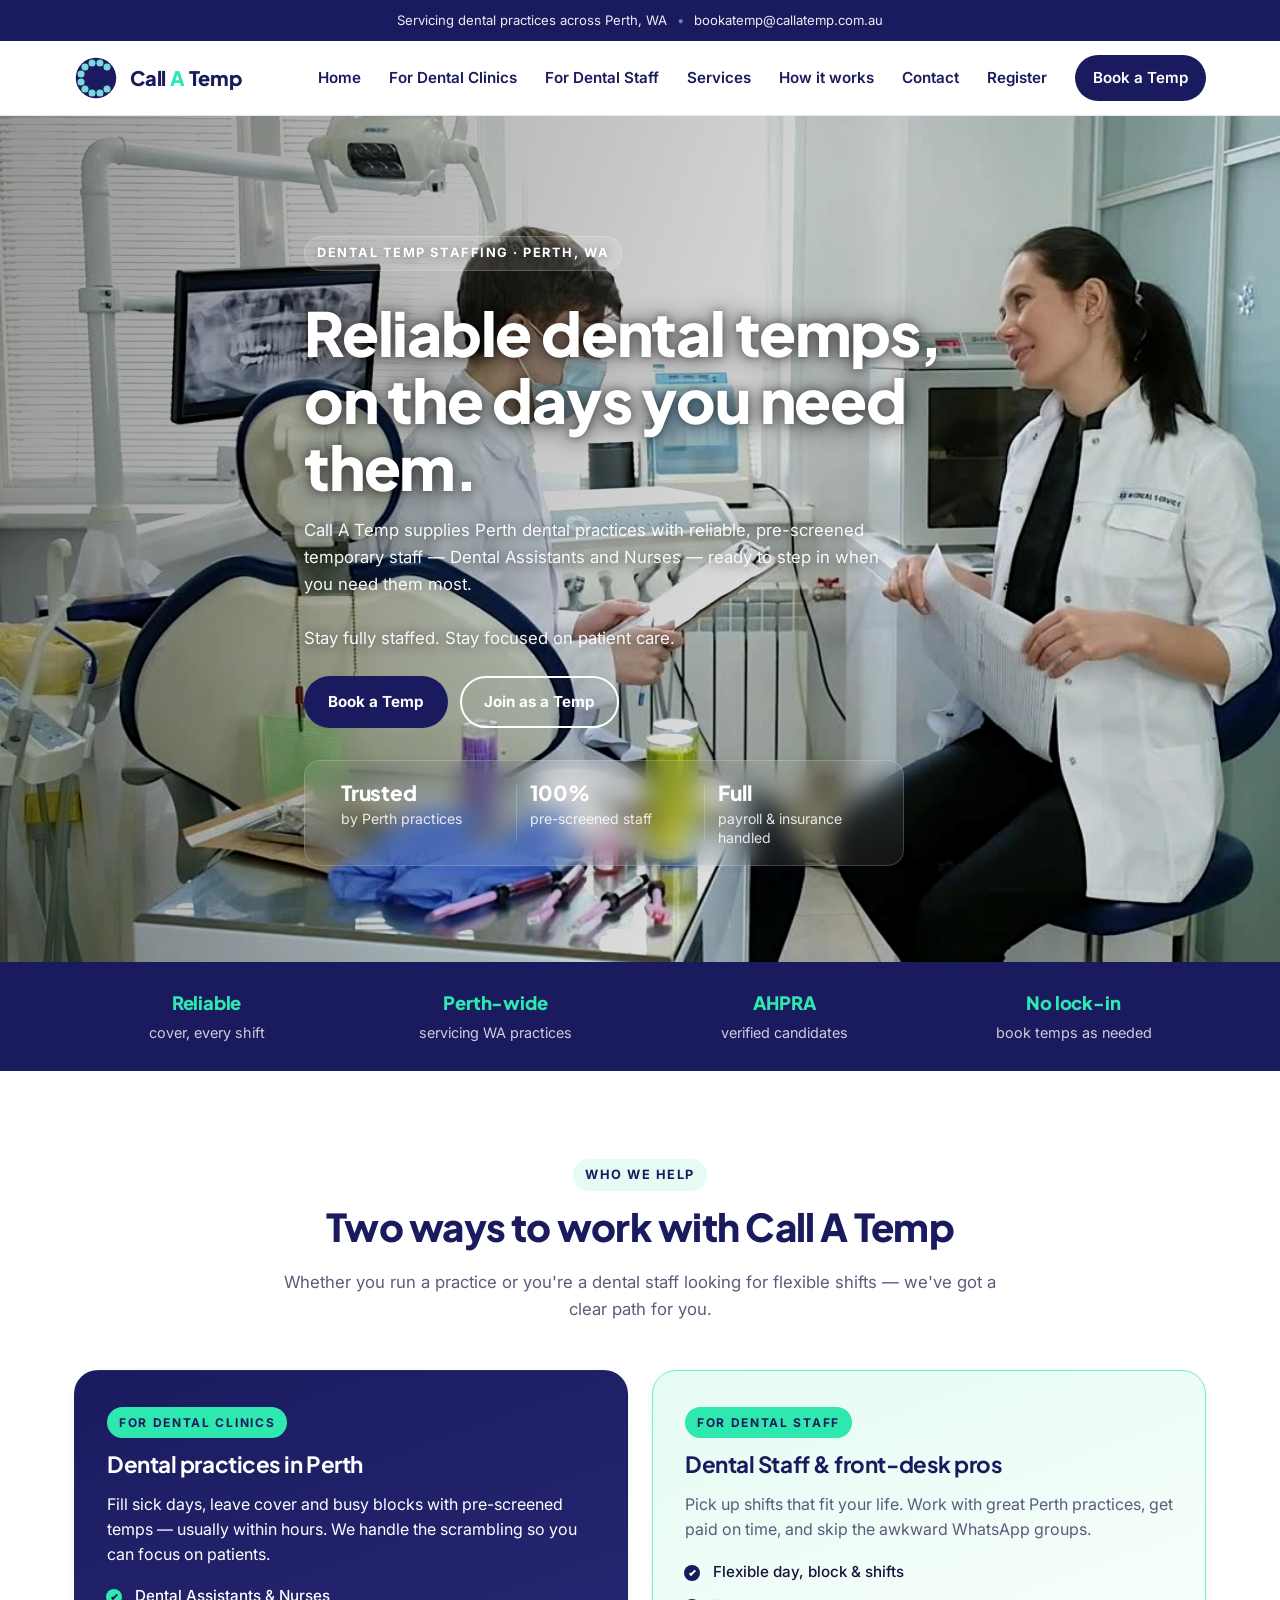
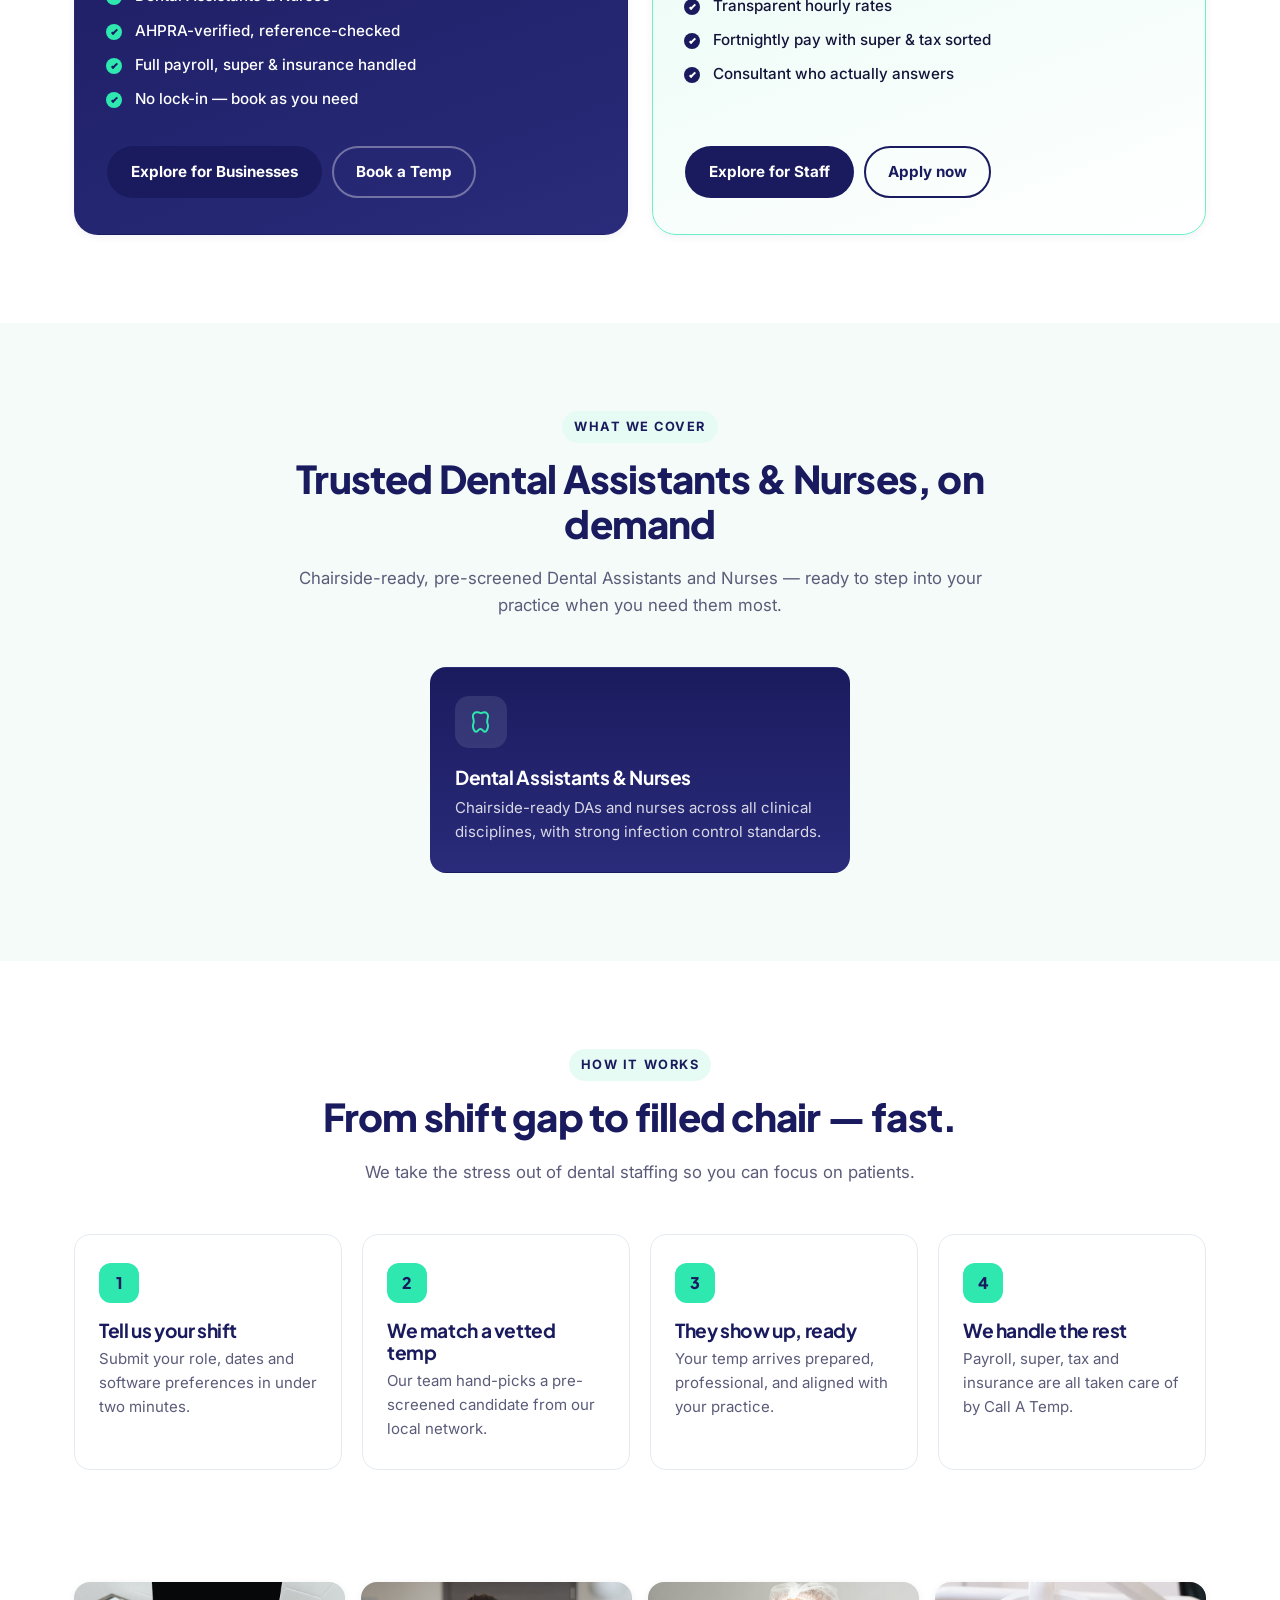
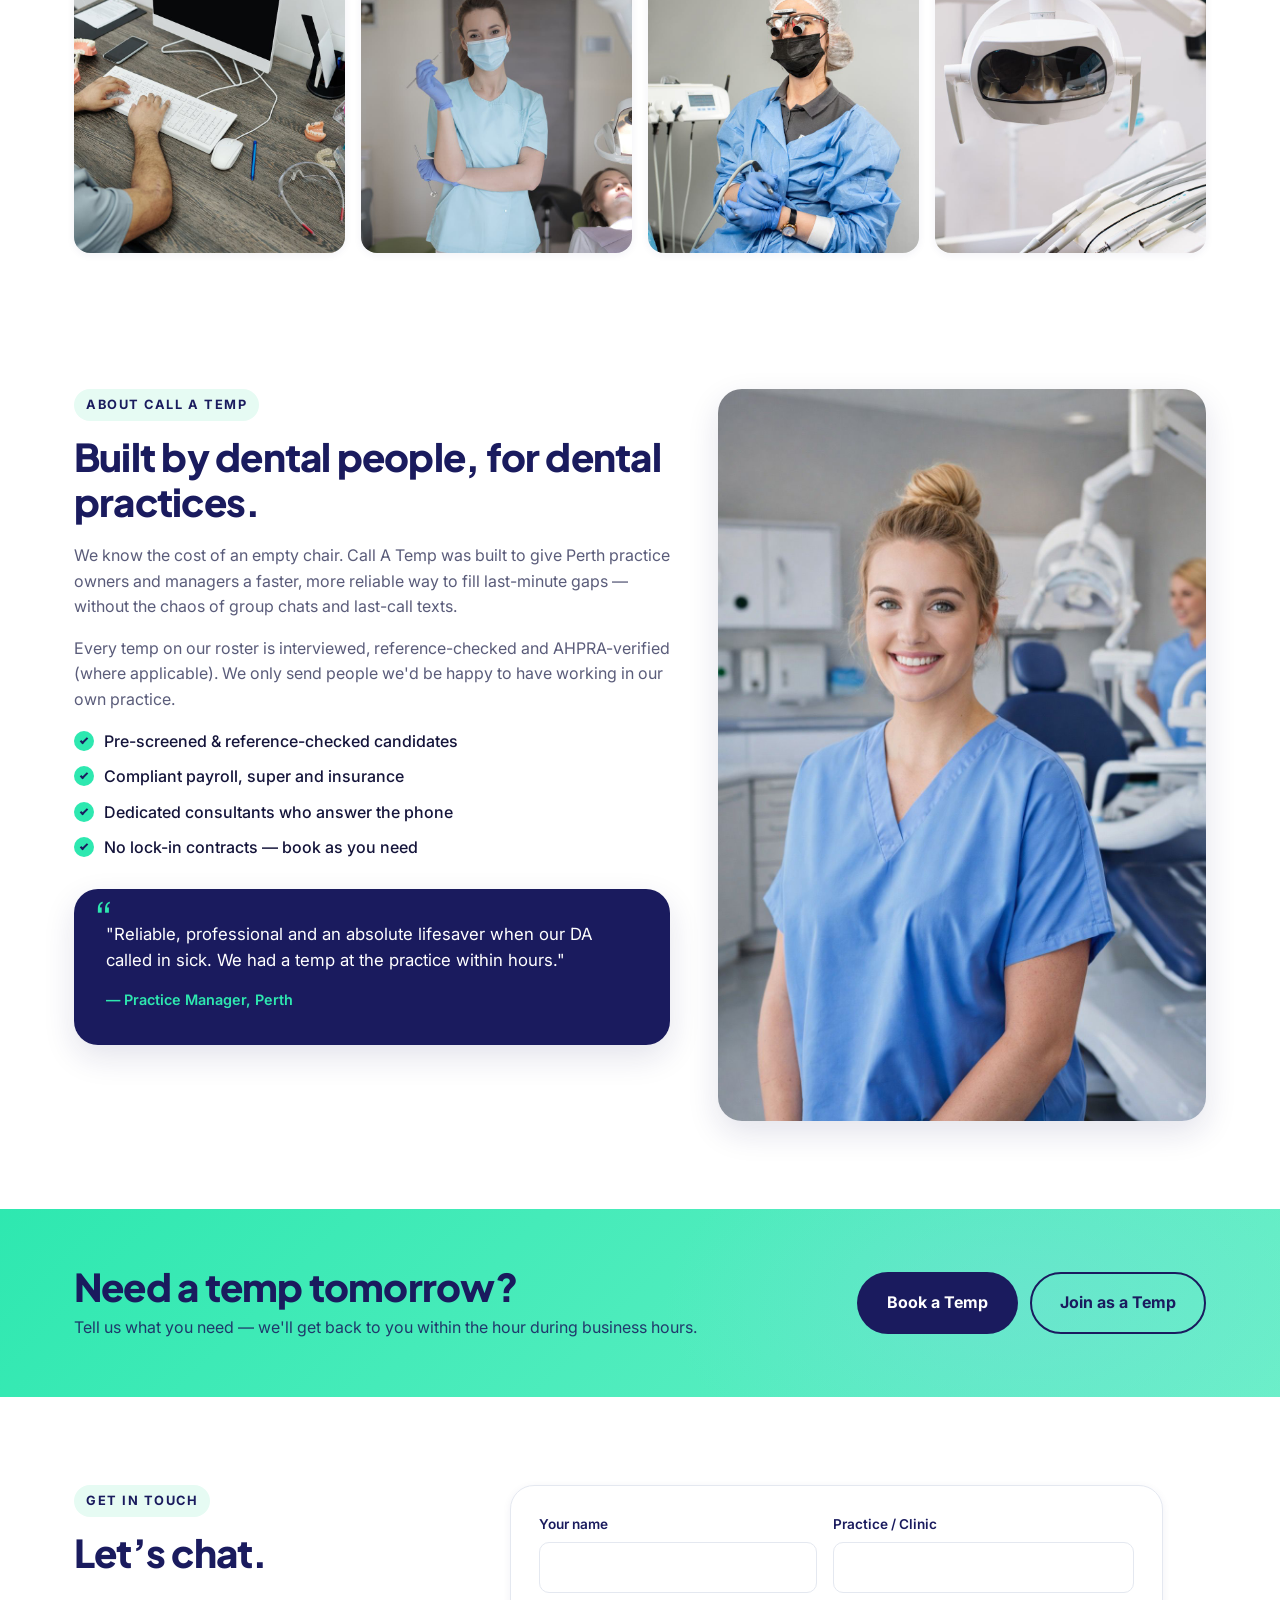
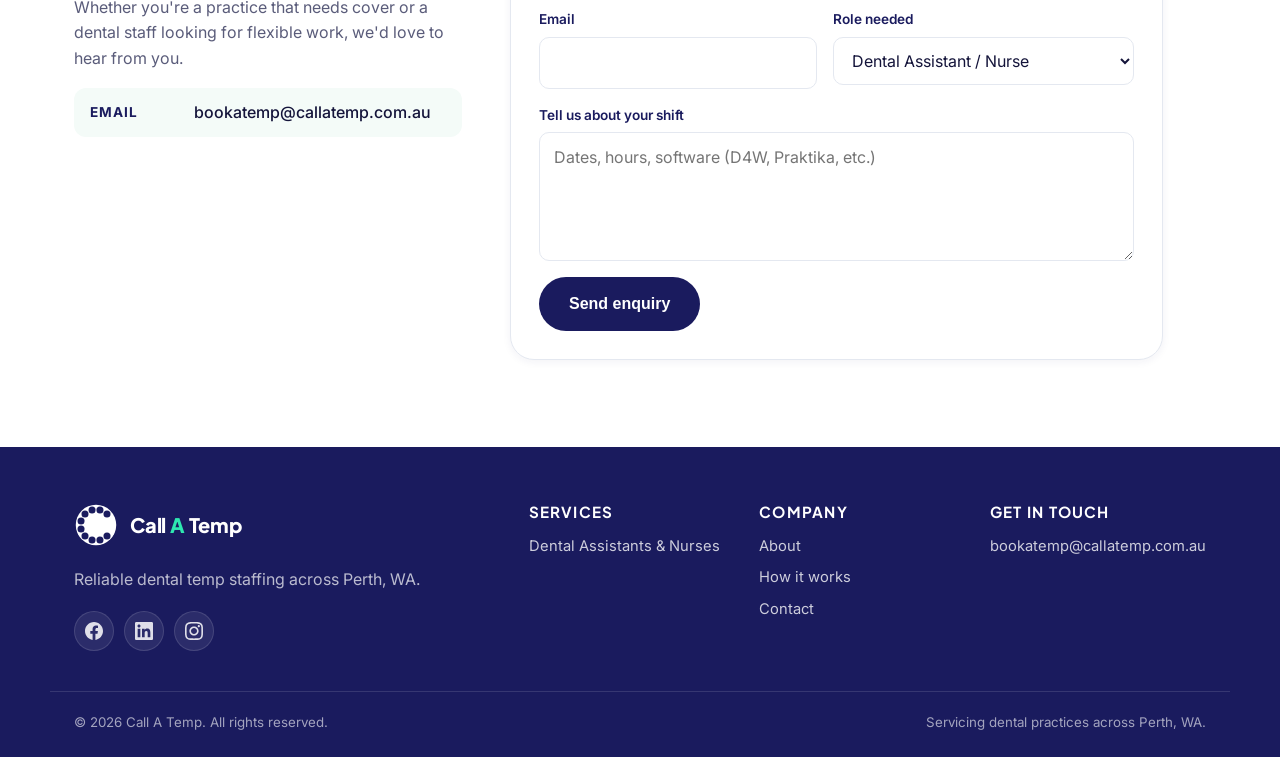
<file: index.html>
<!DOCTYPE html>
<html lang="en-AU">
<head>
  <meta charset="UTF-8" />
  <meta name="viewport" content="width=device-width, initial-scale=1.0" />
  <meta name="description" content="Call A Temp — Perth's trusted dental temp staffing agency. Reliable Dental Assistants and Nurses for WA practices when you need them." />
  <meta name="robots" content="index, follow" />
  <link rel="canonical" href="https://callatemp.com.au/" />
  <title>Call A Temp — Reliable Dental Temp Staff, On Demand</title>

  <meta property="og:type" content="website" />
  <meta property="og:site_name" content="Call A Temp" />
  <meta property="og:title" content="Call A Temp — Reliable Dental Temp Staff, On Demand" />
  <meta property="og:description" content="Perth's trusted dental temp staffing agency. Reliable Dental Assistants and Nurses for WA practices when you need them." />
  <meta property="og:url" content="https://callatemp.com.au/" />
  <meta property="og:image" content="https://callatemp.com.au/assets/hero-poster.jpg" />
  <meta property="og:locale" content="en_AU" />
  <meta name="twitter:card" content="summary_large_image" />
  <meta name="twitter:title" content="Call A Temp — Reliable Dental Temp Staff, On Demand" />
  <meta name="twitter:description" content="Perth's trusted dental temp staffing agency. Reliable Dental Assistants and Nurses for WA practices when you need them." />
  <meta name="twitter:image" content="https://callatemp.com.au/assets/hero-poster.jpg" />

  <link rel="icon" type="image/svg+xml" href="assets/logo-mark.svg" />
  <link rel="preconnect" href="https://fonts.googleapis.com" />
  <link rel="preconnect" href="https://fonts.gstatic.com" crossorigin />
  <link href="https://fonts.googleapis.com/css2?family=Inter:wght@400;500;600;700;800&family=Plus+Jakarta+Sans:wght@700;800&display=swap" rel="stylesheet" />
  <link rel="stylesheet" href="styles.css" />
  <script type="application/ld+json">
  {
    "@context": "https://schema.org",
    "@type": "EmploymentAgency",
    "name": "Call A Temp",
    "url": "https://callatemp.com.au/",
    "logo": "https://callatemp.com.au/assets/logo-full.svg",
    "image": "https://callatemp.com.au/assets/hero-poster.jpg",
    "description": "Call A Temp is Perth's trusted dental temp staffing agency, supplying Dental Assistants and Nurses to WA practices.",
    "email": "bookatemp@callatemp.com.au",
    "areaServed": {
      "@type": "State",
      "name": "Western Australia"
    },
    "sameAs": [
      "https://www.facebook.com/share/1HuYw4H9rU/?mibextid=wwXIfr",
      "https://www.linkedin.com/company/call-a-temp/",
      "https://www.instagram.com/callatemp/"
    ]
  }
  </script>
</head>
<body>

  <!-- Top bar -->
  <div class="topbar">
    <div class="container topbar__inner">
      <span class="topbar__item">Servicing dental practices across Perth, WA</span>
      <span class="topbar__sep" aria-hidden="true">•</span>
      <a class="topbar__item" href="mailto:bookatemp@callatemp.com.au">bookatemp@callatemp.com.au</a>
    </div>
  </div>

  <!-- Header / Nav -->
  <header class="site-header">
    <div class="container site-header__inner">
      <a class="brand" href="#top" aria-label="Call A Temp home">
        <img src="assets/logo-mark.svg" alt="" class="brand__mark" />
        <span class="brand__wordmark">Call <span class="brand__a">A</span> Temp</span>
      </a>

      <button class="nav-toggle" aria-label="Open menu" aria-expanded="false" aria-controls="primary-nav">
        <span></span><span></span><span></span>
      </button>

      <nav id="primary-nav" class="primary-nav">
        <a href="#top" class="is-active">Home</a>
        <a href="businesses.html">For Dental Clinics</a>
        <a href="staff.html">For Dental Staff</a>
        <a href="#services">Services</a>
        <a href="#how">How it works</a>
        <a href="#contact">Contact</a>
        <a href="register.html">Register</a>
        <a href="#book" class="btn btn--primary btn--sm">Book a Temp</a>
      </nav>
    </div>
  </header>

  <main id="top">

    <!-- Hero (video background) -->
    <section class="hero hero--video">
      <video
        class="hero__video"
        autoplay
        muted
        loop
        playsinline
        preload="metadata"
        poster="./assets/hero-poster.jpg"
        data-src-desktop="./assets/hero-bg.mp4"
        data-src-mobile="./assets/hero-bg-mobile.mp4"
        aria-hidden="true"
      ></video>
      <script>
        // Pick the right hero video based on screen size — loads only one
        (function () {
          var v = document.querySelector('.hero__video');
          if (!v) return;
          var isMobile = window.matchMedia('(max-width: 720px)').matches;
          v.src = isMobile ? v.dataset.srcMobile : v.dataset.srcDesktop;
          v.load();
        })();
      </script>
      <div class="hero__overlay" aria-hidden="true"></div>

      <div class="container hero__content">
        <span class="eyebrow eyebrow--on-dark">Dental temp staffing · Perth, WA</span>
        <h1 class="hero__title">Reliable dental temps,<br/>on the days you need them.</h1>
        <p class="lead lead--on-dark">
          Call A Temp supplies Perth dental practices with reliable, pre-screened temporary staff — Dental Assistants and Nurses — ready to step in when you need them most.<br/><br/>
          Stay fully staffed. Stay focused on patient care.
        </p>
        <div class="hero__cta">
          <a href="#book" class="btn btn--primary">Book a Temp</a>
          <a href="#join" class="btn btn--outline">Join as a Temp</a>
        </div>
        <ul class="hero__trust hero__trust--on-dark">
          <li><strong>Trusted</strong> by Perth practices</li>
          <li><strong>100%</strong> pre-screened staff</li>
          <li><strong>Full</strong> payroll &amp; insurance handled</li>
        </ul>
      </div>
    </section>

    <!-- Logo strip / value bar -->
    <section class="valuebar">
      <div class="container valuebar__inner reveal-group">
        <div><span class="valuebar__num">Reliable</span><span>cover, every shift </span></div>
        <div><span class="valuebar__num">Perth-wide</span><span>servicing WA practices</span></div>
        <div><span class="valuebar__num">AHPRA</span><span>verified candidates</span></div>
        <div><span class="valuebar__num">No lock-in</span><span>book temps as needed</span></div>
      </div>
    </section>

    <!-- Audience split: For Businesses / For Dental Staff -->
    <section id="audience" class="section">
      <div class="container">
        <div class="section__head reveal">
          <span class="eyebrow">Who we help</span>
          <h2>Two ways to work with Call A Temp</h2>
          <p>Whether you run a practice or you're a dental staff looking for flexible shifts — we've got a clear path for you.</p>
        </div>

        <div class="audience reveal-group">
          <article class="audience__card audience__card--biz">
            <span class="audience__tag">For Dental Clinics</span>
            <h3>Dental practices in Perth</h3>
            <p>Fill sick days, leave cover and busy blocks with pre-screened temps — usually within hours. We handle the scrambling so you can focus on patients.</p>
            <ul class="audience__list">
              <li>Dental Assistants &amp; Nurses</li>
              <li>AHPRA-verified, reference-checked</li>
              <li>Full payroll, super &amp; insurance handled</li>
              <li>No lock-in — book as you need</li>
            </ul>
            <div class="audience__cta">
              <a href="businesses.html" class="btn btn--primary">Explore for Businesses</a>
              <a href="#book" class="btn btn--ghost">Book a Temp</a>
            </div>
          </article>

          <article class="audience__card audience__card--staff">
            <span class="audience__tag">For Dental Staff</span>
            <h3>Dental Staff &amp; front-desk pros</h3>
            <p>Pick up shifts that fit your life. Work with great Perth practices, get paid on time, and skip the awkward WhatsApp groups.</p>
            <ul class="audience__list">
              <li>Flexible day, block &amp; shifts</li>
              <li>Transparent hourly rates</li>
              <li>Fortnightly pay with super &amp; tax sorted</li>
              <li>Consultant who actually answers</li>
            </ul>
            <div class="audience__cta">
              <a href="staff.html" class="btn btn--primary">Explore for Staff</a>
              <a href="register.html" class="btn btn--ghost">Apply now</a>
            </div>
          </article>
        </div>
      </div>
    </section>

    <!-- Services -->
    <section id="services" class="section section--alt">
      <div class="container">
        <div class="section__head reveal">
          <span class="eyebrow">What we cover</span>
          <h2>Trusted Dental Assistants &amp; Nurses, on demand</h2>
          <p>Chairside-ready, pre-screened Dental Assistants and Nurses — ready to step into your practice when you need them most.</p>
        </div>

        <div class="services services--single reveal-group">
          <article class="service service--featured">
            <div class="service__icon">
              <svg viewBox="0 0 24 24" fill="none" stroke="currentColor" stroke-width="1.8" stroke-linecap="round" stroke-linejoin="round"><path d="M8 3c-2 0-3.5 1.5-3.5 3.5 0 1.8.8 3 .8 5s-.8 2.6-.8 4c0 2.3 1.3 5.5 3 5.5 1.5 0 1.8-2.5 4-2.5s2.5 2.5 4 2.5c1.7 0 3-3.2 3-5.5 0-1.4-.8-2-.8-4s.8-3.2.8-5C18.5 4.5 17 3 15 3c-1.5 0-2.4 1-3 1s-1.5-1-3-1z"/></svg>
            </div>
            <h3>Dental Assistants &amp; Nurses</h3>
            <p>Chairside-ready DAs and nurses across all clinical disciplines, with strong infection control standards.</p>
          </article>
        </div>
      </div>
    </section>

    <!-- How it works -->
    <section id="how" class="section">
      <div class="container">
        <div class="section__head reveal">
          <span class="eyebrow">How it works</span>
          <h2>From shift gap to filled chair — fast.</h2>
          <p>We take the stress out of dental staffing so you can focus on patients.</p>
        </div>

        <ol class="steps reveal-group">
          <li class="step">
            <div class="step__num">1</div>
            <h3>Tell us your shift</h3>
            <p>Submit your role, dates and software preferences in under two minutes.</p>
          </li>
          <li class="step">
            <div class="step__num">2</div>
            <h3>We match a vetted temp</h3>
            <p>Our team hand-picks a pre-screened candidate from our local network.</p>
          </li>
          <li class="step">
            <div class="step__num">3</div>
            <h3>They show up, ready</h3>
            <p>Your temp arrives prepared, professional, and aligned with your practice.</p>
          </li>
          <li class="step">
            <div class="step__num">4</div>
            <h3>We handle the rest</h3>
            <p>Payroll, super, tax and insurance are all taken care of by Call A Temp.</p>
          </li>
        </ol>
      </div>
    </section>

    <!-- Gallery strip -->
    <section class="gallery" aria-label="Dental practice imagery">
      <div class="container gallery__grid reveal-group">
        <figure class="gallery__item">
          <img src="./assets/gallery-front-desk.jpeg" alt="Practice manager booking a shift at the front desk" loading="lazy" />
        </figure>
        <figure class="gallery__item">
          <img src="./assets/gallery-temp-ready.jpeg" alt="Vetted dental temp ready for placement" loading="lazy" />
        </figure>
        <figure class="gallery__item">
          <img src="./assets/gallery-temp-arriving.jpeg" alt="Temp arriving ready and suited up for the shift" loading="lazy" />
        </figure>
        <figure class="gallery__item">
          <img src="./assets/gallery-clinic-tools.jpeg" alt="Modern dental clinic tools and equipment" loading="lazy" />
        </figure>
      </div>
    </section>

    <!-- About -->
    <section id="about" class="section">
      <div class="container about">
        <div class="about__copy reveal reveal--left">
          <span class="eyebrow">About Call A Temp</span>
          <h2>Built by dental people, for dental practices.</h2>
          <p>
            We know the cost of an empty chair. Call A Temp was built to give Perth
            practice owners and managers a faster, more reliable way to fill last-minute
            gaps — without the chaos of group chats and last-call texts.
          </p>
          <p>
            Every temp on our roster is interviewed, reference-checked and AHPRA-verified
            (where applicable). We only send people we'd be happy to have working in our
            own practice.
          </p>
          <ul class="checklist">
            <li>Pre-screened &amp; reference-checked candidates</li>
            <li>Compliant payroll, super and insurance</li>
            <li>Dedicated consultants who answer the phone</li>
            <li>No lock-in contracts — book as you need</li>
          </ul>
        </div>
        <aside class="about__side reveal reveal--right">
          <img
            class="about__photo"
            src="./assets/dental-nurse-blue-scrub.jpeg"
            alt="Dentist consulting with a patient in a Perth practice"
            loading="lazy"
          />
          <div class="about__quote">
            <blockquote>
              "Reliable, professional and an absolute lifesaver when our DA called in sick.
              We had a temp at the practice within hours."
            </blockquote>
            <cite>— Practice Manager, Perth</cite>
          </div>
        </aside>
      </div>
    </section>

    <!-- CTA / Book -->
    <section id="book" class="cta">
      <div class="container cta__inner reveal">
        <div>
          <h2>Need a temp tomorrow?</h2>
          <p>Tell us what you need — we'll get back to you within the hour during business hours.</p>
        </div>
        <div class="cta__buttons">
          <a href="#contact" class="btn btn--primary btn--lg">Book a Temp</a>
          <a href="#join" id="join" class="btn btn--outline btn--lg">Join as a Temp</a>
        </div>
      </div>
    </section>

    <!-- Contact -->
    <section id="contact" class="section">
      <div class="container contact">
        <div class="contact__copy reveal reveal--left">
          <span class="eyebrow">Get in touch</span>
          <h2>Let’s chat.</h2>
          <p>Whether you're a practice that needs cover or a dental staff looking for flexible work, we'd love to hear from you.</p>
          <ul class="contact__list">
            <li><strong>Email</strong><a href="mailto:bookatemp@callatemp.com.au">bookatemp@callatemp.com.au</a></li>
          </ul>
        </div>

        <form
          class="contact__form reveal reveal--right"
          id="form-contact"
          action="send-form.php"
          method="POST"
          data-form-type="enquiry"
        >
          <input type="hidden" name="_form_type" value="enquiry" />
          <input type="hidden" name="_subject" value="New Enquiry \u2014 Call A Temp" />
          <input type="text" name="_honey" tabindex="-1" autocomplete="off" style="position:absolute;left:-9999px;" aria-hidden="true" />

          <div class="field">
            <label for="name">Your name</label>
            <input id="name" name="name" type="text" required />
          </div>
          <div class="field">
            <label for="practice">Practice / Clinic</label>
            <input id="practice" name="practice" type="text" />
          </div>
          <div class="field">
            <label for="email">Email</label>
            <input id="email" name="email" type="email" required />
          </div>
          <div class="field">
            <label for="role">Role needed</label>
            <select id="role" name="role">
              <option>Dental Assistant / Nurse</option>
              <option>I'm a clinician — joining as a temp</option>
            </select>
          </div>
          <div class="field field--full">
            <label for="message">Tell us about your shift</label>
            <textarea id="message" name="message" rows="4" placeholder="Dates, hours, software (D4W, Praktika, etc.)"></textarea>
          </div>
          <p class="form-status field--full" data-status hidden role="alert"></p>
          <button type="submit" class="btn btn--primary btn--lg">Send enquiry</button>
        </form>
      </div>
    </section>
  </main>

  <!-- Footer -->
  <footer class="site-footer">
    <div class="container site-footer__inner">
      <div class="site-footer__brand">
        <a class="brand brand--footer" href="#top" aria-label="Call A Temp home">
          <img src="assets/logo-mark-footer.svg" alt="" class="brand__mark" />
          <span class="brand__wordmark">Call <span class="brand__a">A</span> Temp</span>
        </a>
        <p>Reliable dental temp staffing across Perth, WA.</p>
        <ul class="social-links" aria-label="Call A Temp on social media">
          <li>
            <a href="https://www.facebook.com/share/1HuYw4H9rU/?mibextid=wwXIfr" target="_blank" rel="noopener noreferrer" aria-label="Call A Temp on Facebook">
              <svg viewBox="0 0 24 24" aria-hidden="true"><path d="M24 12.073c0-6.627-5.373-12-12-12S0 5.446 0 12.073c0 5.99 4.388 10.954 10.125 11.854v-8.385H7.078v-3.47h3.047V9.43c0-3.007 1.792-4.669 4.533-4.669 1.312 0 2.686.235 2.686.235v2.953h-1.513c-1.491 0-1.956.925-1.956 1.874v2.25h3.328l-.532 3.47h-2.796v8.385C19.612 23.027 24 18.062 24 12.073z"/></svg>
            </a>
          </li>
          <li>
            <a href="https://www.linkedin.com/company/call-a-temp/" target="_blank" rel="noopener noreferrer" aria-label="Call A Temp on LinkedIn">
              <svg viewBox="0 0 24 24" aria-hidden="true"><path d="M20.447 20.452h-3.554v-5.569c0-1.328-.027-3.037-1.852-3.037-1.853 0-2.136 1.445-2.136 2.939v5.667H9.351V9h3.414v1.561h.046c.477-.9 1.637-1.85 3.37-1.85 3.601 0 4.267 2.37 4.267 5.455v6.286zM5.337 7.433c-1.144 0-2.063-.926-2.063-2.065 0-1.138.92-2.063 2.063-2.063 1.14 0 2.064.925 2.064 2.063 0 1.139-.925 2.065-2.064 2.065zm1.782 13.019H3.555V9h3.564v11.452zM22.222 0H1.771C.792 0 0 .774 0 1.729v20.542C0 23.227.792 24 1.771 24h20.451C23.2 24 24 23.227 24 22.271V1.729C24 .774 23.2 0 22.222 0z"/></svg>
            </a>
          </li>
          <li>
            <a href="https://www.instagram.com/callatemp/" target="_blank" rel="noopener noreferrer" aria-label="Call A Temp on Instagram">
              <svg viewBox="0 0 24 24" aria-hidden="true"><path d="M12 2.163c3.204 0 3.584.012 4.85.07 3.252.148 4.771 1.691 4.919 4.919.058 1.265.069 1.645.069 4.849 0 3.205-.012 3.584-.069 4.849-.149 3.225-1.664 4.771-4.919 4.919-1.266.058-1.644.07-4.85.07-3.204 0-3.584-.012-4.849-.07-3.26-.149-4.771-1.699-4.919-4.92-.058-1.265-.07-1.644-.07-4.849 0-3.204.013-3.583.07-4.849.149-3.227 1.664-4.771 4.919-4.919 1.266-.057 1.645-.069 4.849-.069zm0-2.163c-3.259 0-3.667.014-4.947.072-4.358.2-6.78 2.618-6.98 6.98-.059 1.281-.073 1.689-.073 4.948 0 3.259.014 3.668.072 4.948.2 4.358 2.618 6.78 6.98 6.98 1.281.058 1.689.072 4.948.072 3.259 0 3.668-.014 4.948-.072 4.354-.2 6.782-2.618 6.979-6.98.059-1.28.073-1.689.073-4.948 0-3.259-.014-3.667-.072-4.947-.196-4.354-2.617-6.78-6.979-6.98-1.281-.059-1.69-.073-4.949-.073zm0 5.838c-3.403 0-6.162 2.759-6.162 6.162s2.759 6.163 6.162 6.163 6.162-2.759 6.162-6.163c0-3.403-2.759-6.162-6.162-6.162zm0 10.162c-2.209 0-4-1.79-4-4 0-2.209 1.791-4 4-4s4 1.791 4 4c0 2.21-1.791 4-4 4zm6.406-11.845c-.796 0-1.441.645-1.441 1.44s.645 1.44 1.441 1.44c.795 0 1.439-.645 1.439-1.44s-.644-1.44-1.439-1.44z"/></svg>
            </a>
          </li>
        </ul>
      </div>
      <div class="site-footer__cols">
        <div>
          <h4>Services</h4>
          <a href="#services">Dental Assistants &amp; Nurses</a>
        </div>
        <div>
          <h4>Company</h4>
          <a href="#about">About</a>
          <a href="#how">How it works</a>
          <a href="#contact">Contact</a>
        </div>
        <div>
          <h4>Get in touch</h4>
          <a href="mailto:bookatemp@callatemp.com.au">bookatemp@callatemp.com.au</a>
        </div>
      </div>
    </div>
    <div class="container site-footer__bottom">
      <small>© <span id="year"></span> Call A Temp. All rights reserved.</small>
      <small>Servicing dental practices across Perth, WA.</small>
    </div>
  </footer>

  <script>
    document.getElementById('year').textContent = new Date().getFullYear();
    const toggle = document.querySelector('.nav-toggle');
    const nav = document.getElementById('primary-nav');
    toggle.addEventListener('click', () => {
      const open = nav.classList.toggle('is-open');
      toggle.setAttribute('aria-expanded', open);
    });
    nav.querySelectorAll('a').forEach(a => a.addEventListener('click', () => {
      nav.classList.remove('is-open');
      toggle.setAttribute('aria-expanded', false);
    }));

    // Reveal-on-scroll
    const revealTargets = document.querySelectorAll('.reveal, .reveal-group');
    if ('IntersectionObserver' in window && revealTargets.length) {
      const io = new IntersectionObserver((entries) => {
        entries.forEach(entry => {
          if (entry.isIntersecting) {
            entry.target.classList.add('is-inview');
            io.unobserve(entry.target);
          }
        });
      }, { threshold: 0.12, rootMargin: '0px 0px -40px 0px' });
      revealTargets.forEach(el => io.observe(el));
    } else {
      revealTargets.forEach(el => el.classList.add('is-inview'));
    }

    // Contact form submission via send-form.php (AJAX)
    const contactForm = document.getElementById('form-contact');
    if (contactForm) {
      const status = contactForm.querySelector('[data-status]');
      const submit = contactForm.querySelector('button[type="submit"]');
      const originalLabel = submit.textContent;

      contactForm.addEventListener('submit', async (e) => {
        e.preventDefault();

        if (!contactForm.checkValidity()) {
          contactForm.reportValidity();
          return;
        }

        submit.disabled = true;
        submit.textContent = 'Sending…';
        status.hidden = true;
        status.classList.remove('is-error');

        const data = Object.fromEntries(new FormData(contactForm).entries());

        try {
          const res = await fetch(contactForm.action, {
            method: 'POST',
            headers: { 'Content-Type': 'application/json', 'Accept': 'application/json' },
            body: JSON.stringify(data),
          });
          const json = await res.json().catch(() => ({}));

          if (res.ok && (json.success === 'true' || json.success === true)) {
            window.location.href = 'thanks.html?type=' + encodeURIComponent(contactForm.dataset.formType);
            return;
          }

          throw new Error(json.message || 'Submission failed.');
        } catch (err) {
          status.textContent = "Sorry — something went wrong. Please try again, or email us at bookatemp@callatemp.com.au.";
          status.classList.add('is-error');
          status.hidden = false;
          submit.disabled = false;
          submit.textContent = originalLabel;
        }
      });
    }
  </script>
</body>
</html>
</file>
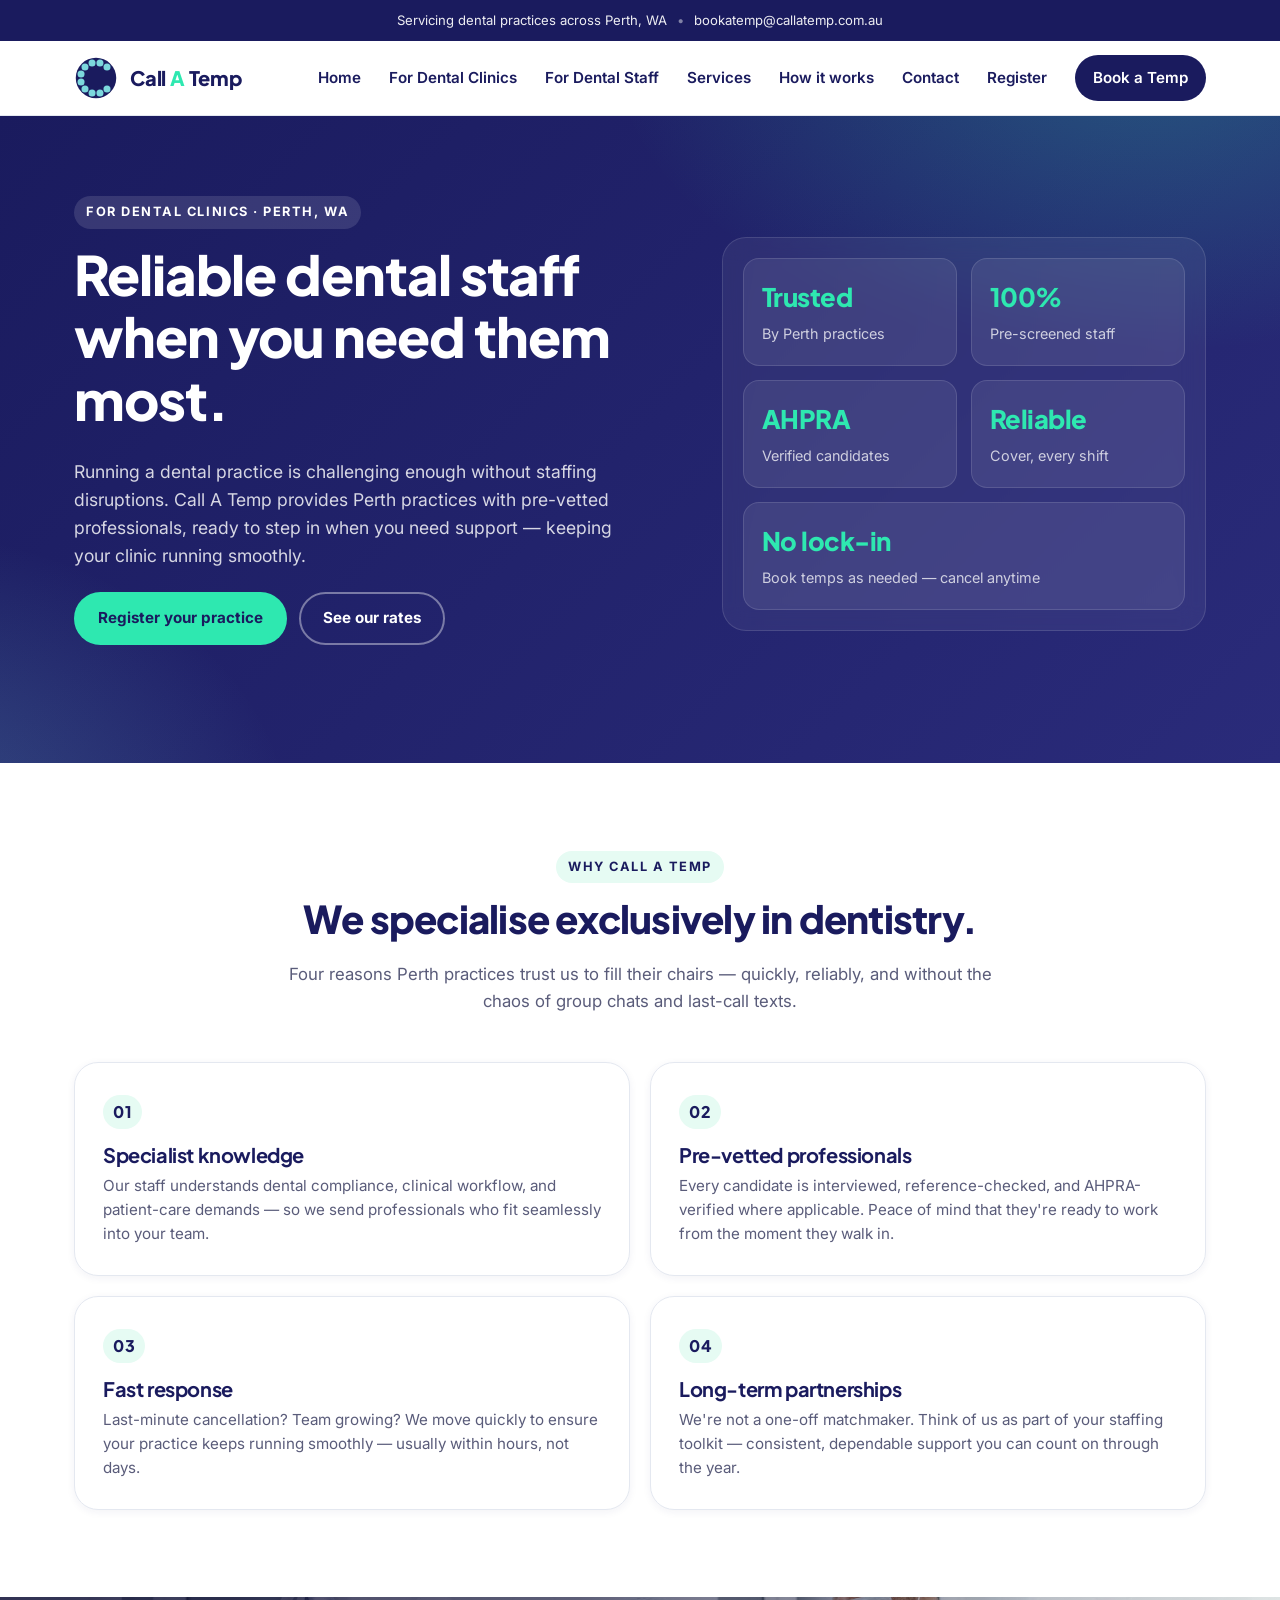
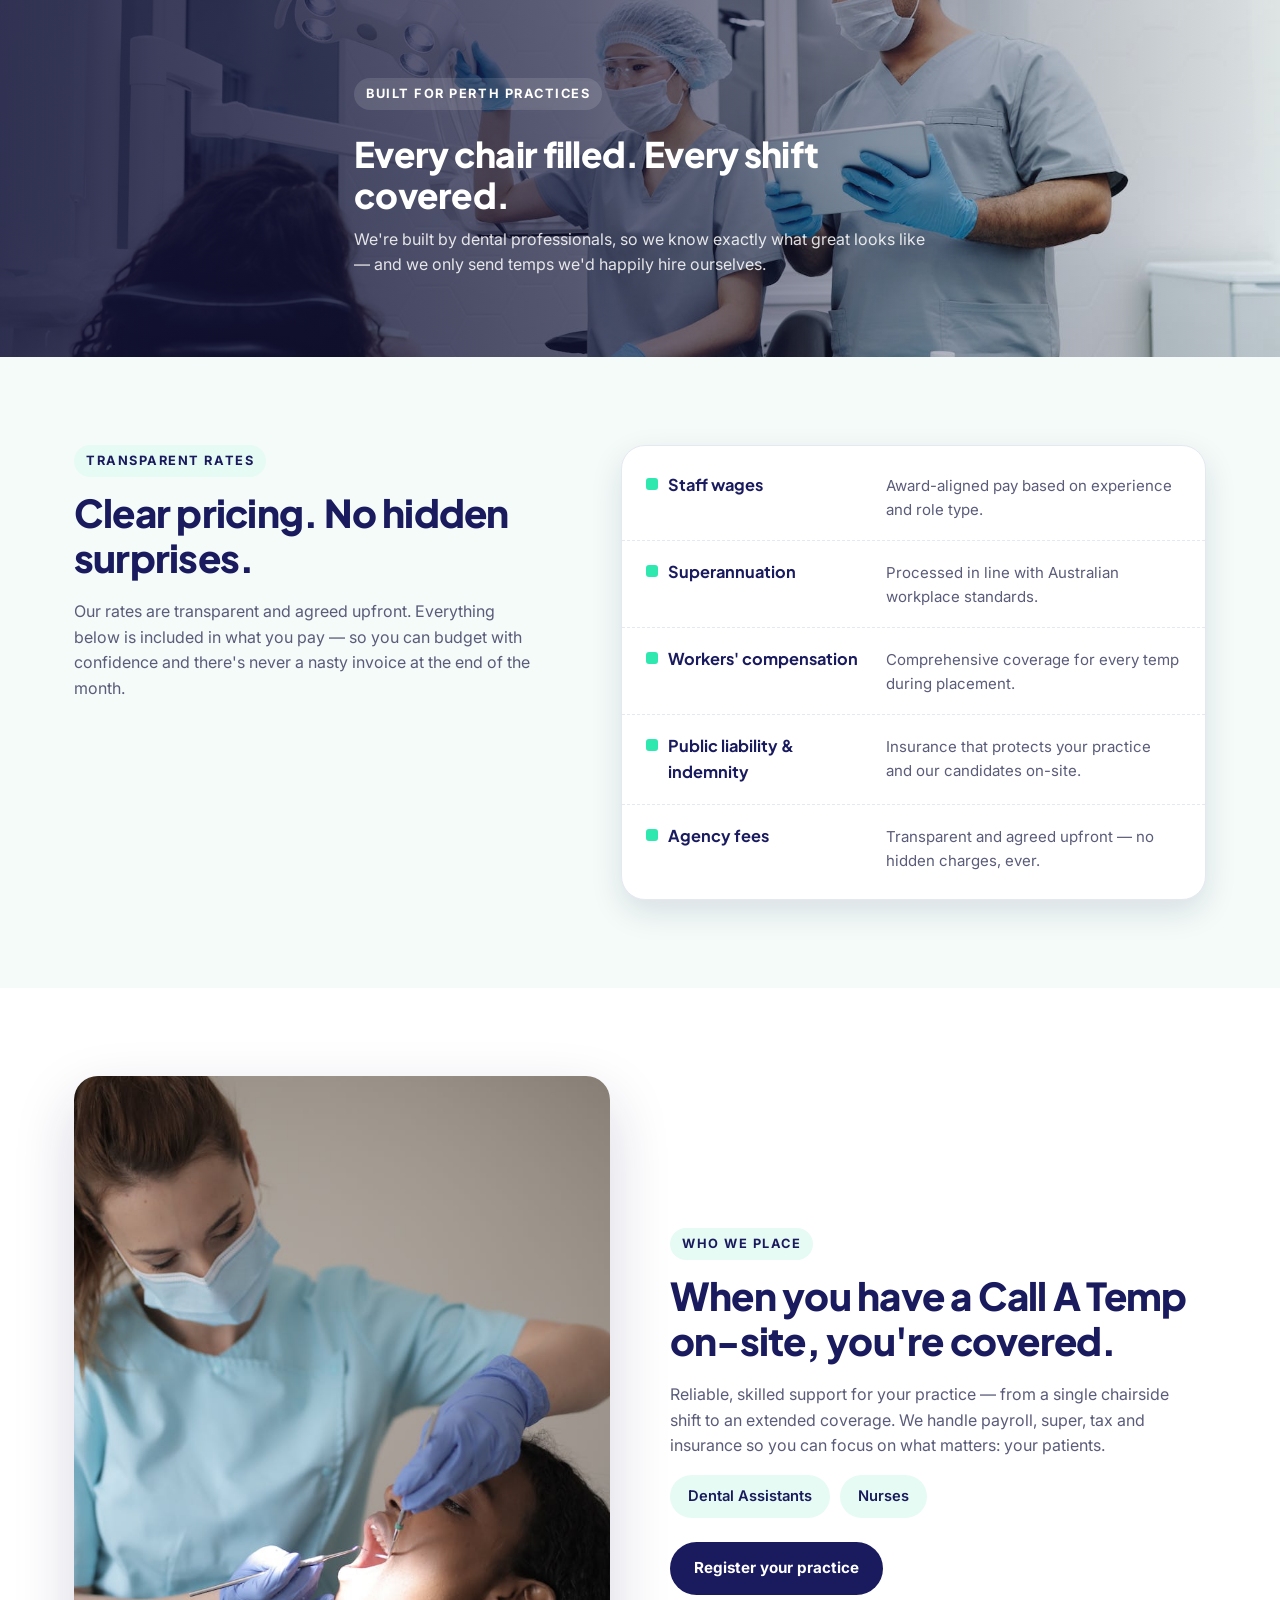
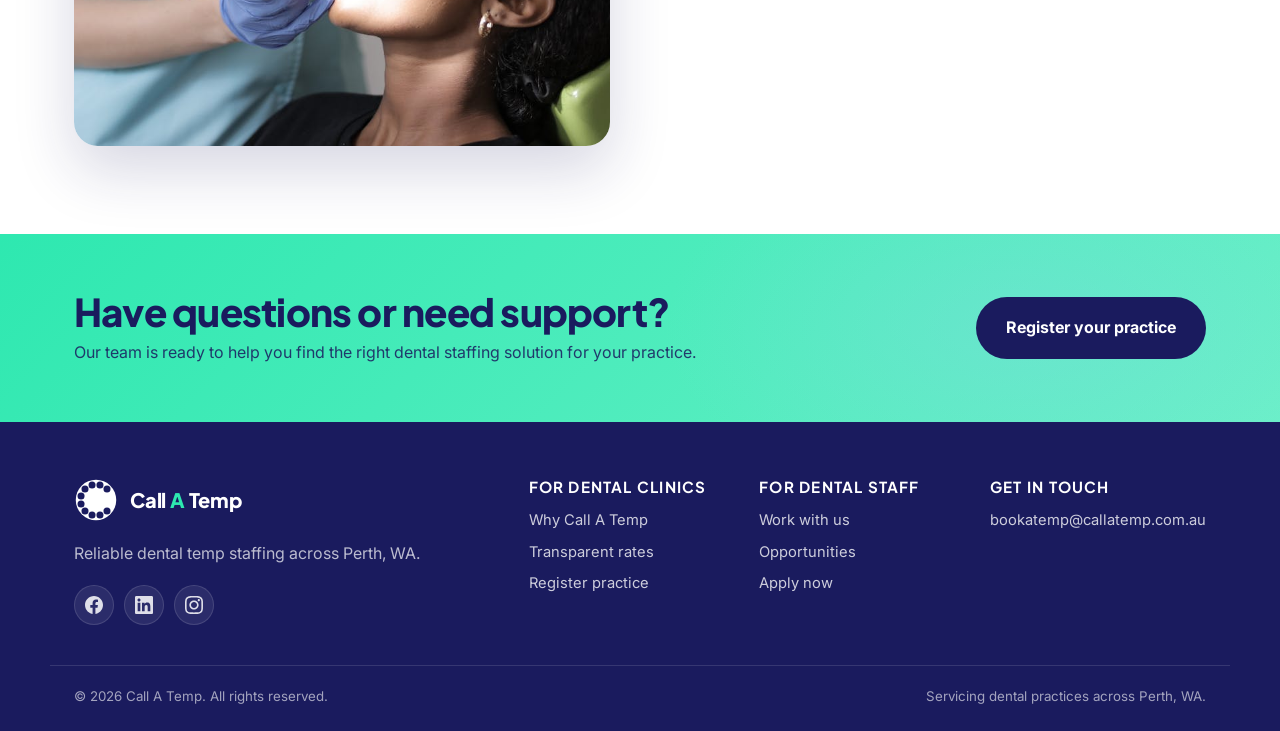
<file: businesses.html>
<!DOCTYPE html>
<html lang="en-AU">
<head>
  <meta charset="UTF-8" />
  <meta name="viewport" content="width=device-width, initial-scale=1.0" />
  <meta name="description" content="Call A Temp — reliable dental staff for Perth practices. Pre-vetted dental temps, transparent rates, and fast response when you need cover." />
  <meta name="robots" content="index, follow" />
  <link rel="canonical" href="https://callatemp.com.au/businesses.html" />
  <title>For Dental Clinics — Call A Temp</title>

  <meta property="og:type" content="website" />
  <meta property="og:site_name" content="Call A Temp" />
  <meta property="og:title" content="For Dental Clinics — Call A Temp" />
  <meta property="og:description" content="Reliable dental staff for Perth practices. Pre-vetted dental temps, transparent rates, and fast response when you need cover." />
  <meta property="og:url" content="https://callatemp.com.au/businesses.html" />
  <meta property="og:image" content="https://callatemp.com.au/assets/biz-banner-team.jpeg" />
  <meta property="og:locale" content="en_AU" />
  <meta name="twitter:card" content="summary_large_image" />
  <meta name="twitter:title" content="For Dental Clinics — Call A Temp" />
  <meta name="twitter:description" content="Reliable dental staff for Perth practices. Pre-vetted dental temps, transparent rates, and fast response when you need cover." />
  <meta name="twitter:image" content="https://callatemp.com.au/assets/biz-banner-team.jpeg" />

  <link rel="icon" type="image/svg+xml" href="assets/logo-mark.svg" />
  <link rel="preconnect" href="https://fonts.googleapis.com" />
  <link rel="preconnect" href="https://fonts.gstatic.com" crossorigin />
  <link href="https://fonts.googleapis.com/css2?family=Inter:wght@400;500;600;700;800&family=Plus+Jakarta+Sans:wght@700;800&display=swap" rel="stylesheet" />
  <link rel="stylesheet" href="styles.css" />
</head>
<body>

  <!-- Top bar -->
  <div class="topbar">
    <div class="container topbar__inner">
      <span class="topbar__item">Servicing dental practices across Perth, WA</span>
      <span class="topbar__sep" aria-hidden="true">•</span>
      <a class="topbar__item" href="mailto:bookatemp@callatemp.com.au">bookatemp@callatemp.com.au</a>
    </div>
  </div>

  <!-- Header / Nav -->
  <header class="site-header">
    <div class="container site-header__inner">
      <a class="brand" href="index.html" aria-label="Call A Temp home">
        <img src="assets/logo-mark.svg" alt="" class="brand__mark" />
        <span class="brand__wordmark">Call <span class="brand__a">A</span> Temp</span>
      </a>

      <button class="nav-toggle" aria-label="Open menu" aria-expanded="false" aria-controls="primary-nav">
        <span></span><span></span><span></span>
      </button>

      <nav id="primary-nav" class="primary-nav">
        <a href="index.html">Home</a>
        <a href="businesses.html" class="is-active">For Dental Clinics</a>
        <a href="staff.html">For Dental Staff</a>
        <a href="index.html#services">Services</a>
        <a href="index.html#how">How it works</a>
        <a href="index.html#contact">Contact</a>
        <a href="register.html">Register</a>
        <a href="index.html#contact" class="btn btn--primary btn--sm">Book a Temp</a>
      </nav>
    </div>
  </header>

  <main id="top">

    <!-- Business hero -->
    <section class="biz-hero">
      <div class="container biz-hero__inner">
        <div class="biz-hero__copy">
          <span class="eyebrow eyebrow--on-dark">For Dental Clinics · Perth, WA</span>
          <h1>Reliable dental staff when you need them most.</h1>
          <p class="lead lead--on-dark">
            Running a dental practice is challenging enough without staffing disruptions. Call A Temp provides Perth
            practices with pre-vetted professionals, ready to step in when you need support — keeping your clinic running smoothly.
          </p>
          <div class="hero__cta">
            <a href="register.html" class="btn btn--mint">Register your practice</a>
            <a href="#rates" class="btn btn--ghost-on-dark">See our rates</a>
          </div>
        </div>
        <div class="biz-hero__panel" aria-hidden="true">
          <div class="biz-stat">
            <span class="biz-stat__num">Trusted</span>
            <span class="biz-stat__label">By Perth practices</span>
          </div>
          <div class="biz-stat">
            <span class="biz-stat__num">100%</span>
            <span class="biz-stat__label">Pre-screened staff</span>
          </div>
          <div class="biz-stat">
            <span class="biz-stat__num">AHPRA</span>
            <span class="biz-stat__label">Verified candidates</span>
          </div>
          <div class="biz-stat">
            <span class="biz-stat__num">Reliable</span>
            <span class="biz-stat__label">Cover, every shift</span>
          </div>
          <div class="biz-stat biz-stat--wide">
            <span class="biz-stat__num">No lock-in</span>
            <span class="biz-stat__label">Book temps as needed — cancel anytime</span>
          </div>
        </div>
      </div>
    </section>

    <!-- Why Choose Us -->
    <section class="section">
      <div class="container">
        <div class="section__head reveal">
          <span class="eyebrow">Why Call A Temp</span>
          <h2>We specialise exclusively in dentistry.</h2>
          <p>Four reasons Perth practices trust us to fill their chairs — quickly, reliably, and without the chaos of group chats and last-call texts.</p>
        </div>

        <div class="biz-benefits reveal-group">
          <article class="biz-benefit">
            <span class="biz-benefit__num">01</span>
            <h3>Specialist knowledge</h3>
            <p>Our staff understands dental compliance, clinical workflow, and patient-care demands — so we send professionals who fit seamlessly into your team.</p>
          </article>

          <article class="biz-benefit">
            <span class="biz-benefit__num">02</span>
            <h3>Pre-vetted professionals</h3>
            <p>Every candidate is interviewed, reference-checked, and AHPRA-verified where applicable. Peace of mind that they're ready to work from the moment they walk in.</p>
          </article>

          <article class="biz-benefit">
            <span class="biz-benefit__num">03</span>
            <h3>Fast response</h3>
            <p>Last-minute cancellation? Team growing? We move quickly to ensure your practice keeps running smoothly — usually within hours, not days.</p>
          </article>

          <article class="biz-benefit">
            <span class="biz-benefit__num">04</span>
            <h3>Long-term partnerships</h3>
            <p>We're not a one-off matchmaker. Think of us as part of your staffing toolkit — consistent, dependable support you can count on through the year.</p>
          </article>
        </div>
      </div>
    </section>

    <!-- Image banner between benefits and rates -->
    <section class="biz-banner">
      <img
        class="biz-banner__img"
        src="./assets/biz-banner-team.jpeg"
        alt="Dental team preparing for a shift in a modern Perth clinic"
        loading="lazy"
      />
      <div class="biz-banner__overlay" aria-hidden="true"></div>
      <div class="container biz-banner__content">
        <span class="eyebrow eyebrow--on-dark">Built for Perth practices</span>
        <h2>Every chair filled. Every shift covered.</h2>
        <p>We're built by dental professionals, so we know exactly what great looks like — and we only send temps we'd happily hire ourselves.</p>
      </div>
    </section>

    <!-- Transparent Rates -->
    <section id="rates" class="section section--alt">
      <div class="container biz-rates">
        <div class="biz-rates__copy reveal reveal--left">
          <span class="eyebrow">Transparent rates</span>
          <h2>Clear pricing. No hidden surprises.</h2>
          <p>Our rates are transparent and agreed upfront. Everything below is included in what you pay — so you can budget with confidence and there's never a nasty invoice at the end of the month.</p>
          <!-- <a href="register.html" class="btn btn--primary">Request a rate card</a> -->
        </div>

        <ul class="biz-rates__list reveal reveal--right">
          <li>
            <strong>Staff wages</strong>
            <span>Award-aligned pay based on experience and role type.</span>
          </li>
          <li>
            <strong>Superannuation</strong>
            <span>Processed in line with Australian workplace standards.</span>
          </li>
          <li>
            <strong>Workers' compensation</strong>
            <span>Comprehensive coverage for every temp during placement.</span>
          </li>
          <li>
            <strong>Public liability &amp; indemnity</strong>
            <span>Insurance that protects your practice and our candidates on-site.</span>
          </li>
          <li>
            <strong>Agency fees</strong>
            <span>Transparent and agreed upfront — no hidden charges, ever.</span>
          </li>
        </ul>
      </div>
    </section>

    <!-- Placement coverage -->
    <section class="section">
      <div class="container biz-coverage-split">
        <figure class="biz-coverage__media reveal reveal--left">
          <img
            src="./assets/biz-coverage-clinic.jpeg"
            alt="Dental professional assisting a patient in a modern clinic"
            loading="lazy"
          />
        </figure>

        <div class="biz-coverage__copy reveal reveal--right">
          <span class="eyebrow">Who we place</span>
          <h2>When you have a Call A Temp on-site, you're covered.</h2>
          <p>Reliable, skilled support for your practice — from a single chairside shift to an extended coverage. We handle payroll, super, tax and insurance so you can focus on what matters: your patients.</p>
          <div class="biz-coverage__roles">
            <span>Dental Assistants</span>
            <span>Nurses</span>
          </div>
          <a href="register.html" class="btn btn--primary">Register your practice</a>
        </div>
      </div>
    </section>

    <!-- Register / Support CTA -->
    <section id="register" class="cta">
      <div class="container cta__inner reveal">
        <div>
          <h2>Have questions or need support?</h2>
          <p>Our team is ready to help you find the right dental staffing solution for your practice.</p>
        </div>
        <div class="cta__buttons">
          <a href="register.html" class="btn btn--primary btn--lg">Register your practice</a>
        </div>
      </div>
    </section>

  </main>

  <!-- Footer -->
  <footer class="site-footer">
    <div class="container site-footer__inner">
      <div class="site-footer__brand">
        <a class="brand brand--footer" href="index.html" aria-label="Call A Temp home">
          <img src="assets/logo-mark-footer.svg" alt="" class="brand__mark" />
          <span class="brand__wordmark">Call <span class="brand__a">A</span> Temp</span>
        </a>
        <p>Reliable dental temp staffing across Perth, WA.</p>
        <ul class="social-links" aria-label="Call A Temp on social media">
          <li>
            <a href="https://www.facebook.com/share/1HuYw4H9rU/?mibextid=wwXIfr" target="_blank" rel="noopener noreferrer" aria-label="Call A Temp on Facebook">
              <svg viewBox="0 0 24 24" aria-hidden="true"><path d="M24 12.073c0-6.627-5.373-12-12-12S0 5.446 0 12.073c0 5.99 4.388 10.954 10.125 11.854v-8.385H7.078v-3.47h3.047V9.43c0-3.007 1.792-4.669 4.533-4.669 1.312 0 2.686.235 2.686.235v2.953h-1.513c-1.491 0-1.956.925-1.956 1.874v2.25h3.328l-.532 3.47h-2.796v8.385C19.612 23.027 24 18.062 24 12.073z"/></svg>
            </a>
          </li>
          <li>
            <a href="https://www.linkedin.com/company/call-a-temp/" target="_blank" rel="noopener noreferrer" aria-label="Call A Temp on LinkedIn">
              <svg viewBox="0 0 24 24" aria-hidden="true"><path d="M20.447 20.452h-3.554v-5.569c0-1.328-.027-3.037-1.852-3.037-1.853 0-2.136 1.445-2.136 2.939v5.667H9.351V9h3.414v1.561h.046c.477-.9 1.637-1.85 3.37-1.85 3.601 0 4.267 2.37 4.267 5.455v6.286zM5.337 7.433c-1.144 0-2.063-.926-2.063-2.065 0-1.138.92-2.063 2.063-2.063 1.14 0 2.064.925 2.064 2.063 0 1.139-.925 2.065-2.064 2.065zm1.782 13.019H3.555V9h3.564v11.452zM22.222 0H1.771C.792 0 0 .774 0 1.729v20.542C0 23.227.792 24 1.771 24h20.451C23.2 24 24 23.227 24 22.271V1.729C24 .774 23.2 0 22.222 0z"/></svg>
            </a>
          </li>
          <li>
            <a href="https://www.instagram.com/callatemp/" target="_blank" rel="noopener noreferrer" aria-label="Call A Temp on Instagram">
              <svg viewBox="0 0 24 24" aria-hidden="true"><path d="M12 2.163c3.204 0 3.584.012 4.85.07 3.252.148 4.771 1.691 4.919 4.919.058 1.265.069 1.645.069 4.849 0 3.205-.012 3.584-.069 4.849-.149 3.225-1.664 4.771-4.919 4.919-1.266.058-1.644.07-4.85.07-3.204 0-3.584-.012-4.849-.07-3.26-.149-4.771-1.699-4.919-4.92-.058-1.265-.07-1.644-.07-4.849 0-3.204.013-3.583.07-4.849.149-3.227 1.664-4.771 4.919-4.919 1.266-.057 1.645-.069 4.849-.069zm0-2.163c-3.259 0-3.667.014-4.947.072-4.358.2-6.78 2.618-6.98 6.98-.059 1.281-.073 1.689-.073 4.948 0 3.259.014 3.668.072 4.948.2 4.358 2.618 6.78 6.98 6.98 1.281.058 1.689.072 4.948.072 3.259 0 3.668-.014 4.948-.072 4.354-.2 6.782-2.618 6.979-6.98.059-1.28.073-1.689.073-4.948 0-3.259-.014-3.667-.072-4.947-.196-4.354-2.617-6.78-6.979-6.98-1.281-.059-1.69-.073-4.949-.073zm0 5.838c-3.403 0-6.162 2.759-6.162 6.162s2.759 6.163 6.162 6.163 6.162-2.759 6.162-6.163c0-3.403-2.759-6.162-6.162-6.162zm0 10.162c-2.209 0-4-1.79-4-4 0-2.209 1.791-4 4-4s4 1.791 4 4c0 2.21-1.791 4-4 4zm6.406-11.845c-.796 0-1.441.645-1.441 1.44s.645 1.44 1.441 1.44c.795 0 1.439-.645 1.439-1.44s-.644-1.44-1.439-1.44z"/></svg>
            </a>
          </li>
        </ul>
      </div>
      <div class="site-footer__cols">
        <div>
          <h4>For Dental Clinics</h4>
          <a href="businesses.html">Why Call A Temp</a>
          <a href="#rates">Transparent rates</a>
          <a href="register.html">Register practice</a>
        </div>
        <div>
          <h4>For Dental Staff</h4>
          <a href="staff.html">Work with us</a>
          <a href="staff.html#opportunities">Opportunities</a>
          <a href="register.html">Apply now</a>
        </div>
        <div>
          <h4>Get in touch</h4>
          <a href="mailto:bookatemp@callatemp.com.au">bookatemp@callatemp.com.au</a>
        </div>
      </div>
    </div>
    <div class="container site-footer__bottom">
      <small>© <span id="year"></span> Call A Temp. All rights reserved.</small>
      <small>Servicing dental practices across Perth, WA.</small>
    </div>
  </footer>

  <script>
    document.getElementById('year').textContent = new Date().getFullYear();
    const toggle = document.querySelector('.nav-toggle');
    const nav = document.getElementById('primary-nav');
    toggle.addEventListener('click', () => {
      const open = nav.classList.toggle('is-open');
      toggle.setAttribute('aria-expanded', open);
    });
    nav.querySelectorAll('a').forEach(a => a.addEventListener('click', () => {
      nav.classList.remove('is-open');
      toggle.setAttribute('aria-expanded', false);
    }));

    // Reveal-on-scroll
    const revealTargets = document.querySelectorAll('.reveal, .reveal-group');
    if ('IntersectionObserver' in window && revealTargets.length) {
      const io = new IntersectionObserver((entries) => {
        entries.forEach(entry => {
          if (entry.isIntersecting) {
            entry.target.classList.add('is-inview');
            io.unobserve(entry.target);
          }
        });
      }, { threshold: 0.12, rootMargin: '0px 0px -40px 0px' });
      revealTargets.forEach(el => io.observe(el));
    } else {
      revealTargets.forEach(el => el.classList.add('is-inview'));
    }
  </script>
</body>
</html>
</file>
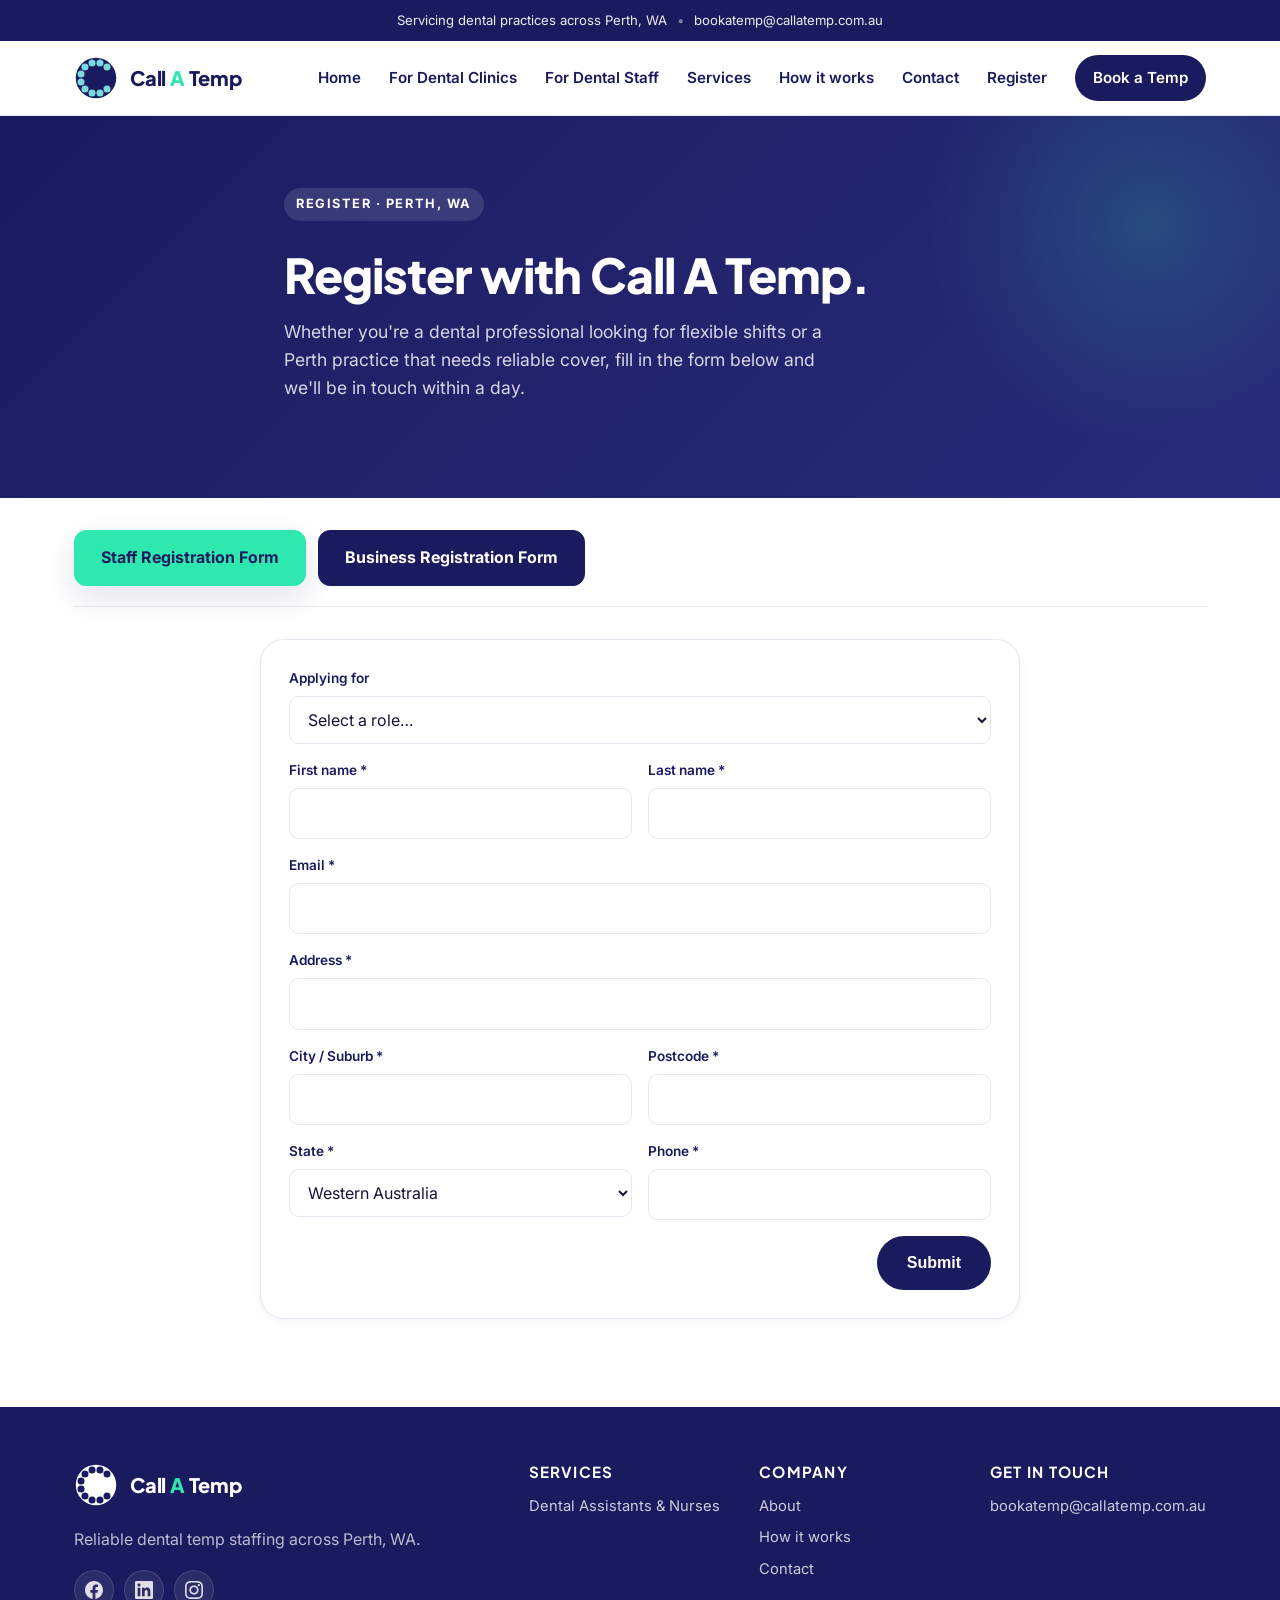
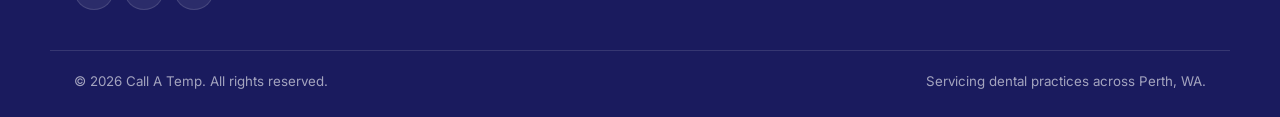
<file: register.html>
<!DOCTYPE html>
<html lang="en-AU">
<head>
  <meta charset="UTF-8" />
  <meta name="viewport" content="width=device-width, initial-scale=1.0" />
  <meta name="description" content="Register with Call A Temp — sign up as dental staff or as a Perth dental practice for flexible temp staffing." />
  <meta name="robots" content="index, follow" />
  <link rel="canonical" href="https://callatemp.com.au/register.html" />
  <title>Register — Call A Temp</title>

  <meta property="og:type" content="website" />
  <meta property="og:site_name" content="Call A Temp" />
  <meta property="og:title" content="Register — Call A Temp" />
  <meta property="og:description" content="Sign up as dental staff or as a Perth dental practice for flexible temp staffing." />
  <meta property="og:url" content="https://callatemp.com.au/register.html" />
  <meta property="og:image" content="https://callatemp.com.au/assets/gallery-front-desk.jpeg" />
  <meta property="og:locale" content="en_AU" />
  <meta name="twitter:card" content="summary_large_image" />
  <meta name="twitter:title" content="Register — Call A Temp" />
  <meta name="twitter:description" content="Sign up as dental staff or as a Perth dental practice for flexible temp staffing." />
  <meta name="twitter:image" content="https://callatemp.com.au/assets/gallery-front-desk.jpeg" />

  <link rel="icon" type="image/svg+xml" href="assets/logo-mark.svg" />
  <link rel="preconnect" href="https://fonts.googleapis.com" />
  <link rel="preconnect" href="https://fonts.gstatic.com" crossorigin />
  <link href="https://fonts.googleapis.com/css2?family=Inter:wght@400;500;600;700;800&family=Plus+Jakarta+Sans:wght@700;800&display=swap" rel="stylesheet" />
  <link rel="stylesheet" href="styles.css" />
</head>
<body>

  <!-- Top bar -->
  <div class="topbar">
    <div class="container topbar__inner">
      <span class="topbar__item">Servicing dental practices across Perth, WA</span>
      <span class="topbar__sep" aria-hidden="true">•</span>
      <a class="topbar__item" href="mailto:bookatemp@callatemp.com.au">bookatemp@callatemp.com.au</a>
    </div>
  </div>

  <!-- Header / Nav -->
  <header class="site-header">
    <div class="container site-header__inner">
      <a class="brand" href="index.html" aria-label="Call A Temp home">
        <img src="assets/logo-mark.svg" alt="" class="brand__mark" />
        <span class="brand__wordmark">Call <span class="brand__a">A</span> Temp</span>
      </a>

      <button class="nav-toggle" aria-label="Open menu" aria-expanded="false" aria-controls="primary-nav">
        <span></span><span></span><span></span>
      </button>

      <nav id="primary-nav" class="primary-nav">
        <a href="index.html">Home</a>
        <a href="businesses.html">For Dental Clinics</a>
        <a href="staff.html">For Dental Staff</a>
        <a href="index.html#services">Services</a>
        <a href="index.html#how">How it works</a>
        <a href="index.html#contact">Contact</a>
        <a href="register.html" class="is-active">Register</a>
        <a href="index.html#book" class="btn btn--primary btn--sm">Book a Temp</a>
      </nav>
    </div>
  </header>

  <main id="top">

    <!-- Register hero -->
    <section class="register-hero">
      <div class="container register-hero__inner">
        <span class="eyebrow eyebrow--on-dark">Register · Perth, WA</span>
        <h1>Register with Call A Temp.</h1>
        <p class="lead lead--on-dark">
          Whether you're a dental professional looking for flexible shifts or a Perth practice that needs reliable cover,
          fill in the form below and we'll be in touch within a day.
        </p>
      </div>
    </section>

    <!-- Register tabs + forms -->
    <section class="section register-section">
      <div class="container">

        <div class="register-tabs reveal" role="tablist" aria-label="Registration type">
          <button
            type="button"
            class="register-tab is-active"
            role="tab"
            aria-selected="true"
            aria-controls="panel-staff"
            id="tab-staff"
            data-tab="staff"
          >
            Staff Registration Form
          </button>
          <button
            type="button"
            class="register-tab"
            role="tab"
            aria-selected="false"
            aria-controls="panel-business"
            id="tab-business"
            tabindex="-1"
            data-tab="business"
          >
            Business Registration Form
          </button>
        </div>

        <div class="register-panels reveal">

          <!-- Staff form -->
          <div
            class="register-panel is-active"
            id="panel-staff"
            role="tabpanel"
            aria-labelledby="tab-staff"
          >
            <form
              id="form-staff"
              class="contact__form register-form"
              action="send-form.php"
              method="POST"
              data-form-type="staff"
            >
              <input type="hidden" name="_form_type" value="staff" />
              <input type="hidden" name="_subject" value="New Staff Registration — Call A Temp" />
              <input type="text" name="_honey" tabindex="-1" autocomplete="off" style="position:absolute;left:-9999px;" aria-hidden="true" />

              <div class="field field--full">
                <label for="staff-applying">Applying for</label>
                <select id="staff-applying" name="applying-for" required>
                  <option value="" disabled selected>Select a role…</option>
                  <option>Dental Assistant</option>
                  <option>Dental Nurse</option>
                </select>
              </div>

              <div class="field">
                <label for="staff-first">First name *</label>
                <input id="staff-first" name="first-name" type="text" required />
              </div>
              <div class="field">
                <label for="staff-last">Last name *</label>
                <input id="staff-last" name="last-name" type="text" required />
              </div>

              <div class="field field--full">
                <label for="staff-email">Email *</label>
                <input id="staff-email" name="email" type="email" required />
              </div>

              <div class="field field--full">
                <label for="staff-address">Address *</label>
                <input id="staff-address" name="address" type="text" required />
              </div>

              <div class="field">
                <label for="staff-city">City / Suburb *</label>
                <input id="staff-city" name="city" type="text" required />
              </div>
              <div class="field">
                <label for="staff-postcode">Postcode *</label>
                <input id="staff-postcode" name="postcode" type="text" inputmode="numeric" pattern="[0-9]{4}" maxlength="4" required />
              </div>

              <div class="field">
                <label for="staff-state">State *</label>
                <select id="staff-state" name="state" required>
                  <option value="WA" selected>Western Australia</option>
                </select>
              </div>
              <div class="field">
                <label for="staff-phone">Phone *</label>
                <input id="staff-phone" name="phone" type="tel" required />
              </div>

              <p class="form-status field--full" data-status hidden role="alert"></p>

              <button type="submit" class="btn btn--primary btn--lg register-submit">Submit</button>
            </form>
          </div>

          <!-- Business form -->
          <div
            class="register-panel"
            id="panel-business"
            role="tabpanel"
            aria-labelledby="tab-business"
            hidden
          >
            <form
              id="form-business"
              class="contact__form register-form"
              action="send-form.php"
              method="POST"
              data-form-type="business"
            >
              <input type="hidden" name="_form_type" value="business" />
              <input type="hidden" name="_subject" value="New Business Registration — Call A Temp" />
              <input type="text" name="_honey" tabindex="-1" autocomplete="off" style="position:absolute;left:-9999px;" aria-hidden="true" />

              <div class="field field--full">
                <label for="biz-company">Company name *</label>
                <input id="biz-company" name="company" type="text" required />
              </div>

              <div class="field field--full">
                <label for="biz-phone">Phone *</label>
                <input id="biz-phone" name="phone" type="tel" required />
              </div>

              <div class="field field--full">
                <label for="biz-address">Address *</label>
                <input id="biz-address" name="address" type="text" required />
              </div>

              <div class="field">
                <label for="biz-city">City / Suburb *</label>
                <input id="biz-city" name="city" type="text" required />
              </div>
              <div class="field">
                <label for="biz-postcode">Postcode *</label>
                <input id="biz-postcode" name="postcode" type="text" inputmode="numeric" pattern="[0-9]{4}" maxlength="4" required />
              </div>

              <div class="field field--full">
                <label for="biz-state">State *</label>
                <select id="biz-state" name="state" required>
                  <option value="WA" selected>Western Australia</option>
                </select>
              </div>

              <div class="field">
                <label for="biz-first">First name *</label>
                <input id="biz-first" name="first-name" type="text" required />
              </div>
              <div class="field">
                <label for="biz-last">Last name *</label>
                <input id="biz-last" name="last-name" type="text" required />
              </div>

              <div class="field field--full">
                <label for="biz-email">Email *</label>
                <input id="biz-email" name="email" type="email" required />
              </div>

              <p class="form-status field--full" data-status hidden role="alert"></p>

              <button type="submit" class="btn btn--primary btn--lg register-submit">Submit</button>
            </form>
          </div>

        </div>
      </div>
    </section>

  </main>

  <!-- Footer -->
  <footer class="site-footer">
    <div class="container site-footer__inner">
      <div class="site-footer__brand">
        <a class="brand brand--footer" href="index.html" aria-label="Call A Temp home">
          <img src="assets/logo-mark-footer.svg" alt="" class="brand__mark" />
          <span class="brand__wordmark">Call <span class="brand__a">A</span> Temp</span>
        </a>
        <p>Reliable dental temp staffing across Perth, WA.</p>
        <ul class="social-links" aria-label="Call A Temp on social media">
          <li>
            <a href="https://www.facebook.com/share/1HuYw4H9rU/?mibextid=wwXIfr" target="_blank" rel="noopener noreferrer" aria-label="Call A Temp on Facebook">
              <svg viewBox="0 0 24 24" aria-hidden="true"><path d="M24 12.073c0-6.627-5.373-12-12-12S0 5.446 0 12.073c0 5.99 4.388 10.954 10.125 11.854v-8.385H7.078v-3.47h3.047V9.43c0-3.007 1.792-4.669 4.533-4.669 1.312 0 2.686.235 2.686.235v2.953h-1.513c-1.491 0-1.956.925-1.956 1.874v2.25h3.328l-.532 3.47h-2.796v8.385C19.612 23.027 24 18.062 24 12.073z"/></svg>
            </a>
          </li>
          <li>
            <a href="https://www.linkedin.com/company/call-a-temp/" target="_blank" rel="noopener noreferrer" aria-label="Call A Temp on LinkedIn">
              <svg viewBox="0 0 24 24" aria-hidden="true"><path d="M20.447 20.452h-3.554v-5.569c0-1.328-.027-3.037-1.852-3.037-1.853 0-2.136 1.445-2.136 2.939v5.667H9.351V9h3.414v1.561h.046c.477-.9 1.637-1.85 3.37-1.85 3.601 0 4.267 2.37 4.267 5.455v6.286zM5.337 7.433c-1.144 0-2.063-.926-2.063-2.065 0-1.138.92-2.063 2.063-2.063 1.14 0 2.064.925 2.064 2.063 0 1.139-.925 2.065-2.064 2.065zm1.782 13.019H3.555V9h3.564v11.452zM22.222 0H1.771C.792 0 0 .774 0 1.729v20.542C0 23.227.792 24 1.771 24h20.451C23.2 24 24 23.227 24 22.271V1.729C24 .774 23.2 0 22.222 0z"/></svg>
            </a>
          </li>
          <li>
            <a href="https://www.instagram.com/callatemp/" target="_blank" rel="noopener noreferrer" aria-label="Call A Temp on Instagram">
              <svg viewBox="0 0 24 24" aria-hidden="true"><path d="M12 2.163c3.204 0 3.584.012 4.85.07 3.252.148 4.771 1.691 4.919 4.919.058 1.265.069 1.645.069 4.849 0 3.205-.012 3.584-.069 4.849-.149 3.225-1.664 4.771-4.919 4.919-1.266.058-1.644.07-4.85.07-3.204 0-3.584-.012-4.849-.07-3.26-.149-4.771-1.699-4.919-4.92-.058-1.265-.07-1.644-.07-4.849 0-3.204.013-3.583.07-4.849.149-3.227 1.664-4.771 4.919-4.919 1.266-.057 1.645-.069 4.849-.069zm0-2.163c-3.259 0-3.667.014-4.947.072-4.358.2-6.78 2.618-6.98 6.98-.059 1.281-.073 1.689-.073 4.948 0 3.259.014 3.668.072 4.948.2 4.358 2.618 6.78 6.98 6.98 1.281.058 1.689.072 4.948.072 3.259 0 3.668-.014 4.948-.072 4.354-.2 6.782-2.618 6.979-6.98.059-1.28.073-1.689.073-4.948 0-3.259-.014-3.667-.072-4.947-.196-4.354-2.617-6.78-6.979-6.98-1.281-.059-1.69-.073-4.949-.073zm0 5.838c-3.403 0-6.162 2.759-6.162 6.162s2.759 6.163 6.162 6.163 6.162-2.759 6.162-6.163c0-3.403-2.759-6.162-6.162-6.162zm0 10.162c-2.209 0-4-1.79-4-4 0-2.209 1.791-4 4-4s4 1.791 4 4c0 2.21-1.791 4-4 4zm6.406-11.845c-.796 0-1.441.645-1.441 1.44s.645 1.44 1.441 1.44c.795 0 1.439-.645 1.439-1.44s-.644-1.44-1.439-1.44z"/></svg>
            </a>
          </li>
        </ul>
      </div>
      <div class="site-footer__cols">
        <div>
          <h4>Services</h4>
          <a href="index.html#services">Dental Assistants &amp; Nurses</a>
        </div>
        <div>
          <h4>Company</h4>
          <a href="index.html#about">About</a>
          <a href="index.html#how">How it works</a>
          <a href="index.html#contact">Contact</a>
        </div>
        <div>
          <h4>Get in touch</h4>
          <a href="mailto:bookatemp@callatemp.com.au">bookatemp@callatemp.com.au</a>
        </div>
      </div>
    </div>
    <div class="container site-footer__bottom">
      <small>© <span id="year"></span> Call A Temp. All rights reserved.</small>
      <small>Servicing dental practices across Perth, WA.</small>
    </div>
  </footer>

  <script>
    document.getElementById('year').textContent = new Date().getFullYear();
    const toggle = document.querySelector('.nav-toggle');
    const nav = document.getElementById('primary-nav');
    toggle.addEventListener('click', () => {
      const open = nav.classList.toggle('is-open');
      toggle.setAttribute('aria-expanded', open);
    });
    nav.querySelectorAll('a').forEach(a => a.addEventListener('click', () => {
      nav.classList.remove('is-open');
      toggle.setAttribute('aria-expanded', false);
    }));

    // Reveal-on-scroll
    const revealTargets = document.querySelectorAll('.reveal, .reveal-group');
    if ('IntersectionObserver' in window && revealTargets.length) {
      const io = new IntersectionObserver((entries) => {
        entries.forEach(entry => {
          if (entry.isIntersecting) {
            entry.target.classList.add('is-inview');
            io.unobserve(entry.target);
          }
        });
      }, { threshold: 0.12, rootMargin: '0px 0px -40px 0px' });
      revealTargets.forEach(el => io.observe(el));
    } else {
      revealTargets.forEach(el => el.classList.add('is-inview'));
    }

    // Register tabs
    const tabs = document.querySelectorAll('.register-tab');
    const panels = document.querySelectorAll('.register-panel');
    function activateTab(name) {
      tabs.forEach(t => {
        const active = t.dataset.tab === name;
        t.classList.toggle('is-active', active);
        t.setAttribute('aria-selected', active);
        t.tabIndex = active ? 0 : -1;
      });
      panels.forEach(p => {
        const active = p.id === 'panel-' + name;
        p.classList.toggle('is-active', active);
        if (active) { p.removeAttribute('hidden'); } else { p.setAttribute('hidden', ''); }
      });
    }
    tabs.forEach(t => t.addEventListener('click', () => activateTab(t.dataset.tab)));
    tabs.forEach(t => t.addEventListener('keydown', (e) => {
      if (e.key === 'ArrowRight' || e.key === 'ArrowLeft') {
        e.preventDefault();
        const next = e.key === 'ArrowRight'
          ? (t.dataset.tab === 'staff' ? 'business' : 'staff')
          : (t.dataset.tab === 'business' ? 'staff' : 'business');
        activateTab(next);
        document.getElementById('tab-' + next).focus();
      }
    }));

    // Form submission via send-form.php (AJAX)
    document.querySelectorAll('.register-form').forEach(form => {
      const status = form.querySelector('[data-status]');
      const submit = form.querySelector('button[type="submit"]');
      const originalLabel = submit.textContent;

      form.addEventListener('submit', async (e) => {
        e.preventDefault();

        if (!form.checkValidity()) {
          form.reportValidity();
          return;
        }

        submit.disabled = true;
        submit.textContent = 'Sending…';
        status.hidden = true;
        status.classList.remove('is-error');

        const data = Object.fromEntries(new FormData(form).entries());

        try {
          const res = await fetch(form.action, {
            method: 'POST',
            headers: { 'Content-Type': 'application/json', 'Accept': 'application/json' },
            body: JSON.stringify(data),
          });
          const json = await res.json().catch(() => ({}));

          if (res.ok && (json.success === 'true' || json.success === true)) {
            window.location.href = 'thanks.html?type=' + encodeURIComponent(form.dataset.formType);
            return;
          }

          throw new Error(json.message || 'Submission failed.');
        } catch (err) {
          status.textContent = "Sorry — something went wrong. Please try again, or email us at bookatemp@callatemp.com.au.";
          status.classList.add('is-error');
          status.hidden = false;
          submit.disabled = false;
          submit.textContent = originalLabel;
        }
      });
    });
  </script>
</body>
</html>
</file>
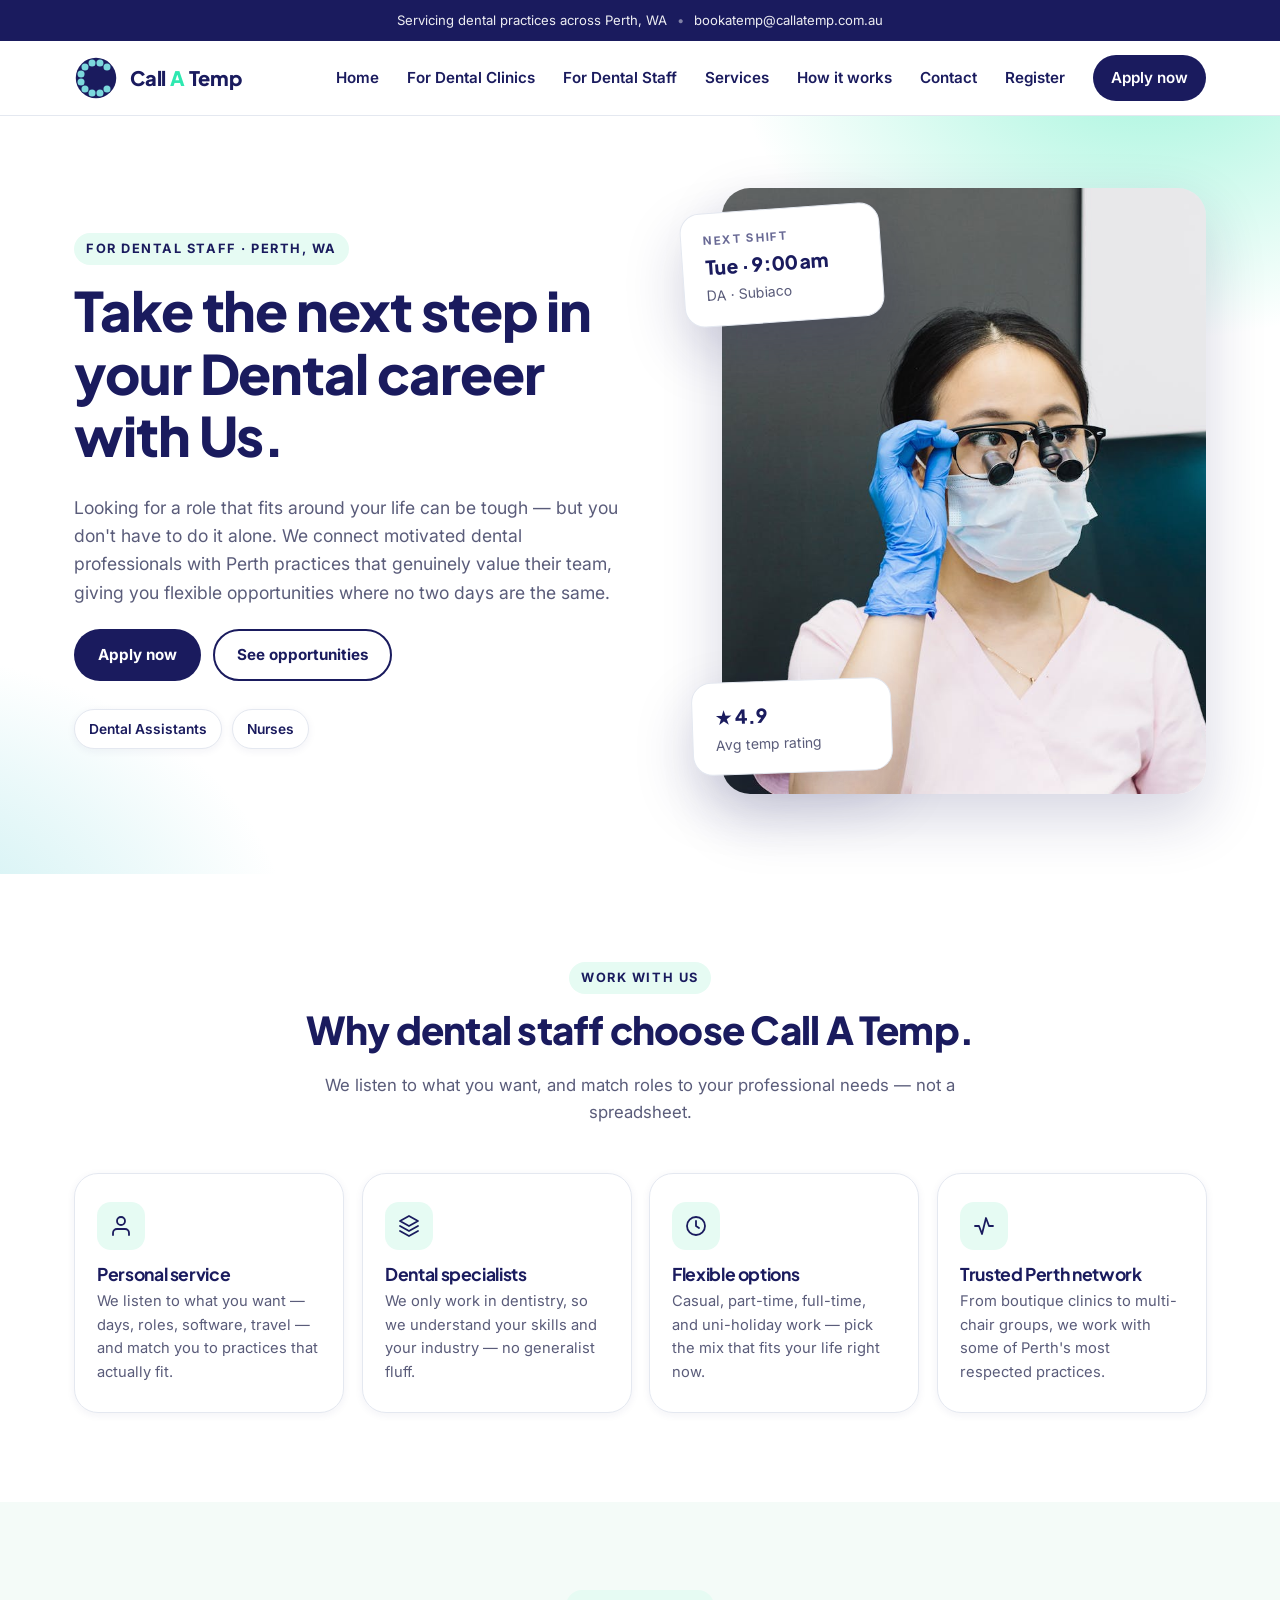
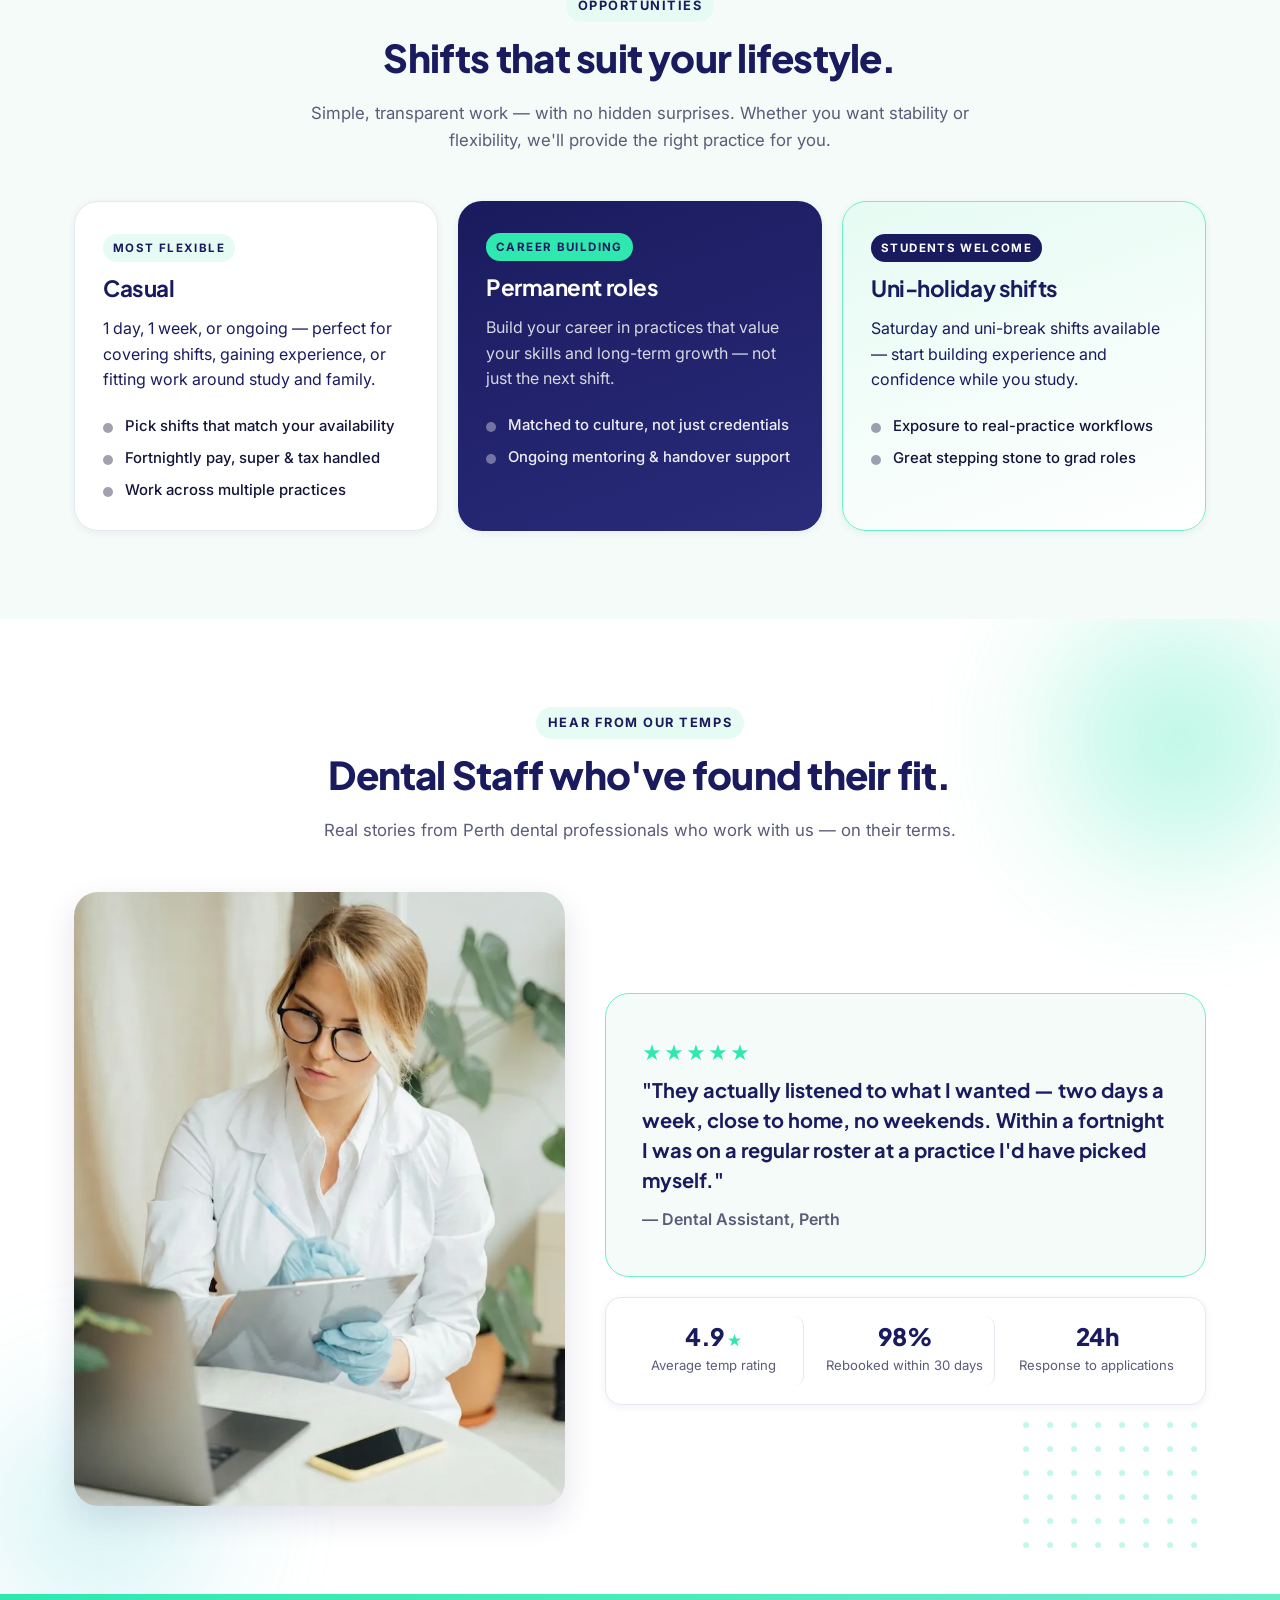
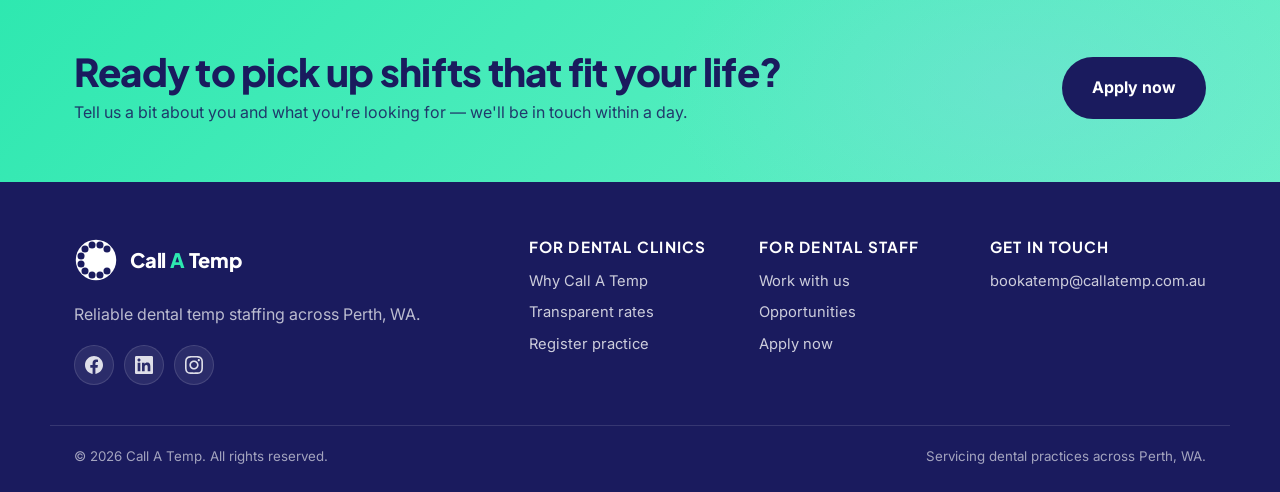
<file: staff.html>
<!DOCTYPE html>
<html lang="en-AU">
<head>
  <meta charset="UTF-8" />
  <meta name="viewport" content="width=device-width, initial-scale=1.0" />
  <meta name="description" content="Call A Temp — flexible dental temp shifts across Perth. Pick up work that fits your life. Dental Assistants and Nurses welcome." />
  <meta name="robots" content="index, follow" />
  <link rel="canonical" href="https://callatemp.com.au/staff.html" />
  <title>For Dental Staff — Call A Temp</title>

  <meta property="og:type" content="website" />
  <meta property="og:site_name" content="Call A Temp" />
  <meta property="og:title" content="For Dental Staff — Call A Temp" />
  <meta property="og:description" content="Flexible dental temp shifts across Perth. Pick up work that fits your life. Dental Assistants and Nurses welcome." />
  <meta property="og:url" content="https://callatemp.com.au/staff.html" />
  <meta property="og:image" content="https://callatemp.com.au/assets/staff-hero.jpeg" />
  <meta property="og:locale" content="en_AU" />
  <meta name="twitter:card" content="summary_large_image" />
  <meta name="twitter:title" content="For Dental Staff — Call A Temp" />
  <meta name="twitter:description" content="Flexible dental temp shifts across Perth. Pick up work that fits your life. Dental Assistants and Nurses welcome." />
  <meta name="twitter:image" content="https://callatemp.com.au/assets/staff-hero.jpeg" />

  <link rel="icon" type="image/svg+xml" href="assets/logo-mark.svg" />
  <link rel="preconnect" href="https://fonts.googleapis.com" />
  <link rel="preconnect" href="https://fonts.gstatic.com" crossorigin />
  <link href="https://fonts.googleapis.com/css2?family=Inter:wght@400;500;600;700;800&family=Plus+Jakarta+Sans:wght@700;800&display=swap" rel="stylesheet" />
  <link rel="stylesheet" href="styles.css" />
</head>
<body>

  <!-- Top bar -->
  <div class="topbar">
    <div class="container topbar__inner">
      <span class="topbar__item">Servicing dental practices across Perth, WA</span>
      <span class="topbar__sep" aria-hidden="true">•</span>
      <a class="topbar__item" href="mailto:bookatemp@callatemp.com.au">bookatemp@callatemp.com.au</a>
    </div>
  </div>

  <!-- Header / Nav -->
  <header class="site-header">
    <div class="container site-header__inner">
      <a class="brand" href="index.html" aria-label="Call A Temp home">
        <img src="assets/logo-mark.svg" alt="" class="brand__mark" />
        <span class="brand__wordmark">Call <span class="brand__a">A</span> Temp</span>
      </a>

      <button class="nav-toggle" aria-label="Open menu" aria-expanded="false" aria-controls="primary-nav">
        <span></span><span></span><span></span>
      </button>

      <nav id="primary-nav" class="primary-nav">
        <a href="index.html">Home</a>
        <a href="businesses.html">For Dental Clinics</a>
        <a href="staff.html" class="is-active">For Dental Staff</a>
        <a href="index.html#services">Services</a>
        <a href="index.html#how">How it works</a>
        <a href="index.html#contact">Contact</a>
        <a href="register.html">Register</a>
        <a href="register.html" class="btn btn--primary btn--sm">Apply now</a>
      </nav>
    </div>
  </header>

  <main id="top">

    <!-- Staff hero -->
    <section class="staff-hero">
      <div class="container staff-hero__grid">
        <div class="staff-hero__copy">
          <span class="eyebrow">For Dental Staff · Perth, WA</span>
          <h1>Take the next step in your Dental career with Us.</h1>
          <p class="lead">
            Looking for a role that fits around your life can be tough — but you don't have to do it alone.
            We connect motivated dental professionals with Perth practices that genuinely value their team,
            giving you flexible opportunities where no two days are the same.
          </p>
          <div class="hero__cta">
            <a href="register.html" class="btn btn--primary">Apply now</a>
            <a href="#opportunities" class="btn btn--ghost">See opportunities</a>
          </div>
          <div class="staff-hero__roles" aria-label="Roles we place">
            <span>Dental Assistants</span>
            <span>Nurses</span>
          </div>
        </div>
        <div class="staff-hero__visual" aria-hidden="true">
          <img
            class="staff-hero__photo"
            src="./assets/staff-hero.jpeg"
            alt=""
            loading="eager"
          />
          <div class="staff-sticker staff-sticker--1">
            <span class="staff-sticker__label">Next shift</span>
            <strong>Tue · 9:00 am</strong>
            <span class="staff-sticker__sub">DA · Subiaco</span>
          </div>
          <div class="staff-sticker staff-sticker--3">
            <strong>★ 4.9</strong>
            <span class="staff-sticker__sub">Avg temp rating</span>
          </div>
        </div>
      </div>
    </section>

    <!-- Work with us -->
    <section class="section">
      <div class="container">
        <div class="section__head reveal">
          <span class="eyebrow">Work with us</span>
          <h2>Why dental staff choose Call A Temp.</h2>
          <p>We listen to what you want, and match roles to your professional needs — not a spreadsheet.</p>
        </div>

        <div class="work-grid reveal-group">
          <article class="work-tile">
            <div class="work-tile__icon">
              <svg viewBox="0 0 24 24" fill="none" stroke="currentColor" stroke-width="1.8" stroke-linecap="round" stroke-linejoin="round"><path d="M20 21v-2a4 4 0 0 0-4-4H8a4 4 0 0 0-4 4v2"/><circle cx="12" cy="7" r="4"/></svg>
            </div>
            <h3>Personal service</h3>
            <p>We listen to what you want — days, roles, software, travel — and match you to practices that actually fit.</p>
          </article>

          <article class="work-tile">
            <div class="work-tile__icon">
              <svg viewBox="0 0 24 24" fill="none" stroke="currentColor" stroke-width="1.8" stroke-linecap="round" stroke-linejoin="round"><path d="M12 2L3 7l9 5 9-5-9-5z"/><path d="M3 17l9 5 9-5"/><path d="M3 12l9 5 9-5"/></svg>
            </div>
            <h3>Dental specialists</h3>
            <p>We only work in dentistry, so we understand your skills and your industry — no generalist fluff.</p>
          </article>

          <article class="work-tile">
            <div class="work-tile__icon">
              <svg viewBox="0 0 24 24" fill="none" stroke="currentColor" stroke-width="1.8" stroke-linecap="round" stroke-linejoin="round"><circle cx="12" cy="12" r="9"/><path d="M12 7v5l3 2"/></svg>
            </div>
            <h3>Flexible options</h3>
            <p>Casual, part-time, full-time, and uni-holiday work — pick the mix that fits your life right now.</p>
          </article>

          <article class="work-tile">
            <div class="work-tile__icon">
              <svg viewBox="0 0 24 24" fill="none" stroke="currentColor" stroke-width="1.8" stroke-linecap="round" stroke-linejoin="round"><path d="M3 12h4l3 8 4-16 3 8h4"/></svg>
            </div>
            <h3>Trusted Perth network</h3>
            <p>From boutique clinics to multi-chair groups, we work with some of Perth's most respected practices.</p>
          </article>
        </div>
      </div>
    </section>

    <!-- Opportunities -->
    <section id="opportunities" class="section section--alt">
      <div class="container">
        <div class="section__head reveal">
          <span class="eyebrow">Opportunities</span>
          <h2>Shifts that suit your lifestyle.</h2>
          <p>Simple, transparent work — with no hidden surprises. Whether you want stability or flexibility, we'll provide the right practice for you.</p>
        </div>

        <div class="opp-grid reveal-group">
          <article class="opp-card opp-card--a">
            <span class="opp-card__badge">Most flexible</span>
            <h3>Casual</h3>
            <p>1 day, 1 week, or ongoing — perfect for covering shifts, gaining experience, or fitting work around study and family.</p>
            <ul>
              <li>Pick shifts that match your availability</li>
              <li>Fortnightly pay, super &amp; tax handled</li>
              <li>Work across multiple practices</li>
            </ul>
          </article>

          <article class="opp-card opp-card--b">
            <span class="opp-card__badge">Career building</span>
            <h3>Permanent roles</h3>
            <p>Build your career in practices that value your skills and long-term growth — not just the next shift.</p>
            <ul>
              <li>Matched to culture, not just credentials</li>
              <li>Ongoing mentoring &amp; handover support</li>
            </ul>
          </article>

          <article class="opp-card opp-card--c">
            <span class="opp-card__badge">Students welcome</span>
            <h3>Uni-holiday shifts</h3>
            <p>Saturday and uni-break shifts available — start building experience and confidence while you study.</p>
            <ul>
              <li>Exposure to real-practice workflows</li>
              <li>Great stepping stone to grad roles</li>
            </ul>
          </article>
        </div>
      </div>
    </section>

    <!-- Testimonial -->
    <section class="section staff-testimonial-section">
      <div class="staff-testimonial-decor" aria-hidden="true">
        <span class="decor-blob decor-blob--1"></span>
        <span class="decor-blob decor-blob--2"></span>
        <svg class="decor-dots" viewBox="0 0 120 120" aria-hidden="true">
          <defs>
            <pattern id="dotGrid" x="0" y="0" width="16" height="16" patternUnits="userSpaceOnUse">
              <circle cx="2" cy="2" r="2" fill="currentColor" />
            </pattern>
          </defs>
          <rect width="120" height="120" fill="url(#dotGrid)" />
        </svg>
      </div>

      <div class="container">
        <div class="section__head reveal">
          <span class="eyebrow">Hear from our temps</span>
          <h2>Dental Staff who've found their fit.</h2>
          <p>Real stories from Perth dental professionals who work with us — on their terms.</p>
        </div>

        <div class="staff-testimonial">
          <figure class="staff-testimonial__media reveal reveal--left">
            <img
              src="./assets/staff-testimonial.webp"
              alt="Dental professional in a modern Perth clinic"
              loading="lazy"
            />
          </figure>
          <div class="staff-testimonial__content reveal reveal--right">
            <div class="staff-quote">
              <div class="staff-quote__stars" aria-label="5 out of 5 stars">★★★★★</div>
              <blockquote>
                "They actually listened to what I wanted — two days a week, close to home, no weekends. Within a fortnight I was on a regular roster at a practice I'd have picked myself."
              </blockquote>
              <cite>— Dental Assistant, Perth</cite>
            </div>

            <div class="staff-mini-stats">
              <div class="mini-stat">
                <strong>4.9<span>★</span></strong>
                <span>Average temp rating</span>
              </div>
              <div class="mini-stat">
                <strong>98%</strong>
                <span>Rebooked within 30 days</span>
              </div>
              <div class="mini-stat">
                <strong>24h</strong>
                <span>Response to applications</span>
              </div>
            </div>
          </div>
        </div>
      </div>
    </section>

    <!-- Apply / Support CTA -->
    <section id="apply" class="cta">
      <div class="container cta__inner reveal">
        <div>
          <h2>Ready to pick up shifts that fit your life?</h2>
          <p>Tell us a bit about you and what you're looking for — we'll be in touch within a day.</p>
        </div>
        <div class="cta__buttons">
          <a href="register.html" class="btn btn--primary btn--lg">Apply now</a>
        </div>
      </div>
    </section>

  </main>

  <!-- Footer -->
  <footer class="site-footer">
    <div class="container site-footer__inner">
      <div class="site-footer__brand">
        <a class="brand brand--footer" href="index.html" aria-label="Call A Temp home">
          <img src="assets/logo-mark-footer.svg" alt="" class="brand__mark" />
          <span class="brand__wordmark">Call <span class="brand__a">A</span> Temp</span>
        </a>
        <p>Reliable dental temp staffing across Perth, WA.</p>
        <ul class="social-links" aria-label="Call A Temp on social media">
          <li>
            <a href="https://www.facebook.com/share/1HuYw4H9rU/?mibextid=wwXIfr" target="_blank" rel="noopener noreferrer" aria-label="Call A Temp on Facebook">
              <svg viewBox="0 0 24 24" aria-hidden="true"><path d="M24 12.073c0-6.627-5.373-12-12-12S0 5.446 0 12.073c0 5.99 4.388 10.954 10.125 11.854v-8.385H7.078v-3.47h3.047V9.43c0-3.007 1.792-4.669 4.533-4.669 1.312 0 2.686.235 2.686.235v2.953h-1.513c-1.491 0-1.956.925-1.956 1.874v2.25h3.328l-.532 3.47h-2.796v8.385C19.612 23.027 24 18.062 24 12.073z"/></svg>
            </a>
          </li>
          <li>
            <a href="https://www.linkedin.com/company/call-a-temp/" target="_blank" rel="noopener noreferrer" aria-label="Call A Temp on LinkedIn">
              <svg viewBox="0 0 24 24" aria-hidden="true"><path d="M20.447 20.452h-3.554v-5.569c0-1.328-.027-3.037-1.852-3.037-1.853 0-2.136 1.445-2.136 2.939v5.667H9.351V9h3.414v1.561h.046c.477-.9 1.637-1.85 3.37-1.85 3.601 0 4.267 2.37 4.267 5.455v6.286zM5.337 7.433c-1.144 0-2.063-.926-2.063-2.065 0-1.138.92-2.063 2.063-2.063 1.14 0 2.064.925 2.064 2.063 0 1.139-.925 2.065-2.064 2.065zm1.782 13.019H3.555V9h3.564v11.452zM22.222 0H1.771C.792 0 0 .774 0 1.729v20.542C0 23.227.792 24 1.771 24h20.451C23.2 24 24 23.227 24 22.271V1.729C24 .774 23.2 0 22.222 0z"/></svg>
            </a>
          </li>
          <li>
            <a href="https://www.instagram.com/callatemp/" target="_blank" rel="noopener noreferrer" aria-label="Call A Temp on Instagram">
              <svg viewBox="0 0 24 24" aria-hidden="true"><path d="M12 2.163c3.204 0 3.584.012 4.85.07 3.252.148 4.771 1.691 4.919 4.919.058 1.265.069 1.645.069 4.849 0 3.205-.012 3.584-.069 4.849-.149 3.225-1.664 4.771-4.919 4.919-1.266.058-1.644.07-4.85.07-3.204 0-3.584-.012-4.849-.07-3.26-.149-4.771-1.699-4.919-4.92-.058-1.265-.07-1.644-.07-4.849 0-3.204.013-3.583.07-4.849.149-3.227 1.664-4.771 4.919-4.919 1.266-.057 1.645-.069 4.849-.069zm0-2.163c-3.259 0-3.667.014-4.947.072-4.358.2-6.78 2.618-6.98 6.98-.059 1.281-.073 1.689-.073 4.948 0 3.259.014 3.668.072 4.948.2 4.358 2.618 6.78 6.98 6.98 1.281.058 1.689.072 4.948.072 3.259 0 3.668-.014 4.948-.072 4.354-.2 6.782-2.618 6.979-6.98.059-1.28.073-1.689.073-4.948 0-3.259-.014-3.667-.072-4.947-.196-4.354-2.617-6.78-6.979-6.98-1.281-.059-1.69-.073-4.949-.073zm0 5.838c-3.403 0-6.162 2.759-6.162 6.162s2.759 6.163 6.162 6.163 6.162-2.759 6.162-6.163c0-3.403-2.759-6.162-6.162-6.162zm0 10.162c-2.209 0-4-1.79-4-4 0-2.209 1.791-4 4-4s4 1.791 4 4c0 2.21-1.791 4-4 4zm6.406-11.845c-.796 0-1.441.645-1.441 1.44s.645 1.44 1.441 1.44c.795 0 1.439-.645 1.439-1.44s-.644-1.44-1.439-1.44z"/></svg>
            </a>
          </li>
        </ul>
      </div>
      <div class="site-footer__cols">
        <div>
          <h4>For Dental Clinics</h4>
          <a href="businesses.html">Why Call A Temp</a>
          <a href="businesses.html#rates">Transparent rates</a>
          <a href="register.html">Register practice</a>
        </div>
        <div>
          <h4>For Dental Staff</h4>
          <a href="staff.html">Work with us</a>
          <a href="staff.html#opportunities">Opportunities</a>
          <a href="register.html">Apply now</a>
        </div>
        <div>
          <h4>Get in touch</h4>
          <a href="mailto:bookatemp@callatemp.com.au">bookatemp@callatemp.com.au</a>
        </div>
      </div>
    </div>
    <div class="container site-footer__bottom">
      <small>© <span id="year"></span> Call A Temp. All rights reserved.</small>
      <small>Servicing dental practices across Perth, WA.</small>
    </div>
  </footer>

  <script>
    document.getElementById('year').textContent = new Date().getFullYear();
    const toggle = document.querySelector('.nav-toggle');
    const nav = document.getElementById('primary-nav');
    toggle.addEventListener('click', () => {
      const open = nav.classList.toggle('is-open');
      toggle.setAttribute('aria-expanded', open);
    });
    nav.querySelectorAll('a').forEach(a => a.addEventListener('click', () => {
      nav.classList.remove('is-open');
      toggle.setAttribute('aria-expanded', false);
    }));

    // Reveal-on-scroll
    const revealTargets = document.querySelectorAll('.reveal, .reveal-group');
    if ('IntersectionObserver' in window && revealTargets.length) {
      const io = new IntersectionObserver((entries) => {
        entries.forEach(entry => {
          if (entry.isIntersecting) {
            entry.target.classList.add('is-inview');
            io.unobserve(entry.target);
          }
        });
      }, { threshold: 0.12, rootMargin: '0px 0px -40px 0px' });
      revealTargets.forEach(el => io.observe(el));
    } else {
      revealTargets.forEach(el => el.classList.add('is-inview'));
    }
  </script>
</body>
</html>
</file>
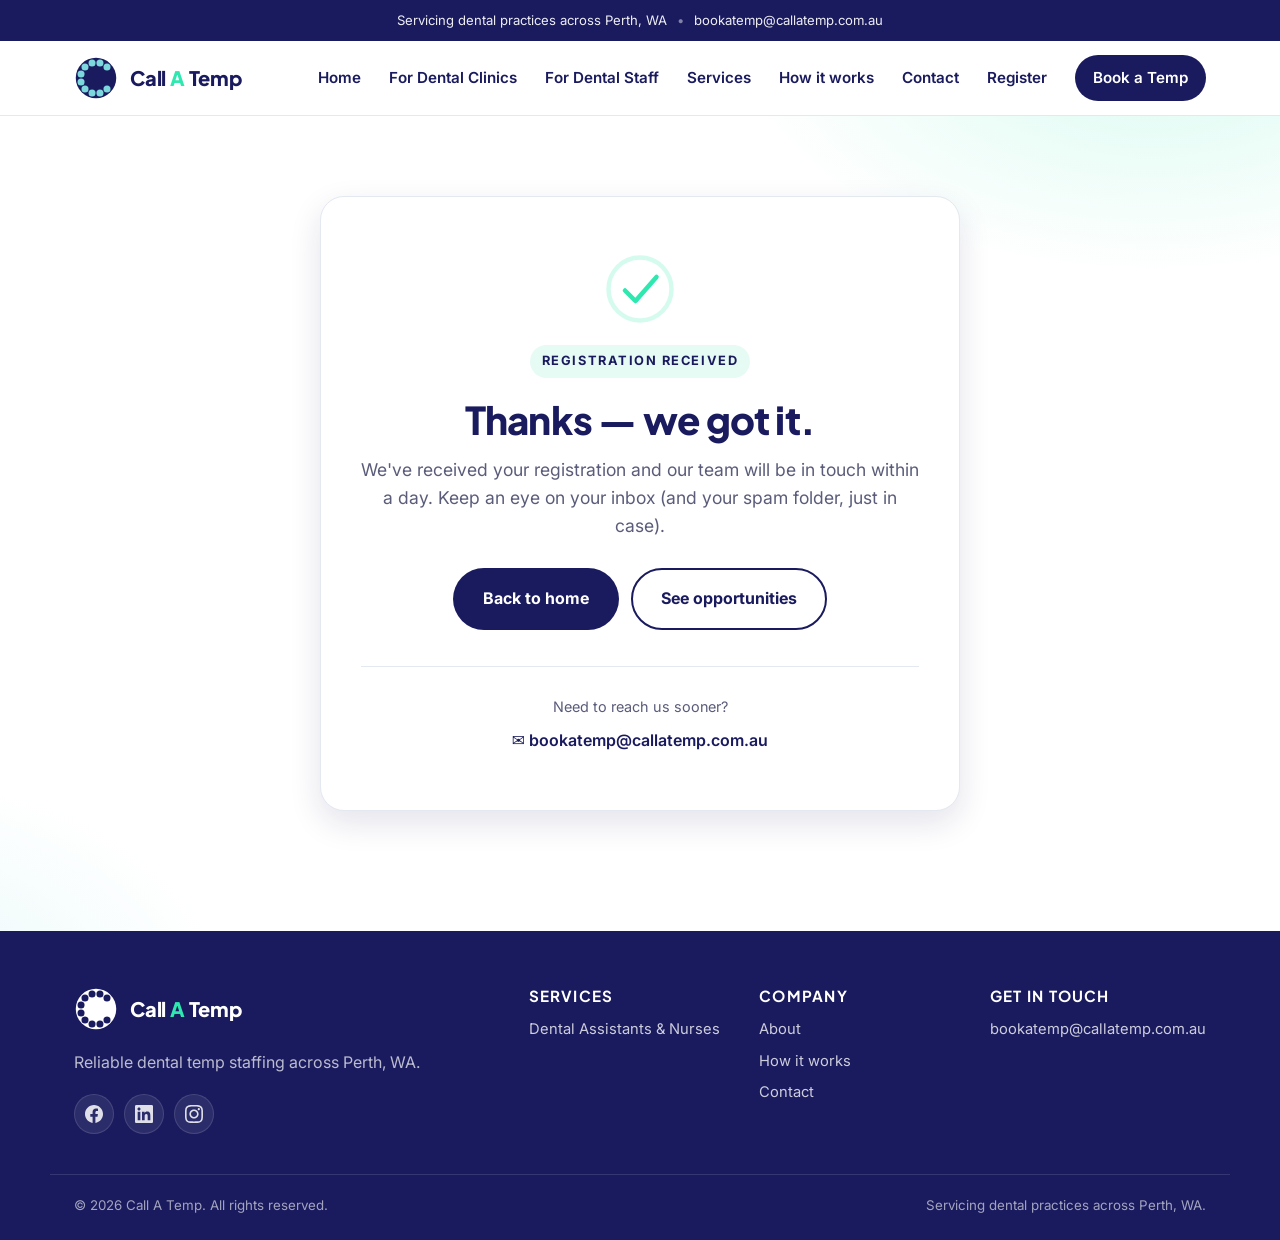
<file: thanks.html>
<!DOCTYPE html>
<html lang="en-AU">
<head>
  <meta charset="UTF-8" />
  <meta name="viewport" content="width=device-width, initial-scale=1.0" />
  <meta name="description" content="Thanks for registering with Call A Temp — we'll be in touch within a day." />
  <meta name="robots" content="noindex, follow" />
  <link rel="canonical" href="https://callatemp.com.au/thanks.html" />
  <title>Thanks — Call A Temp</title>

  <meta property="og:type" content="website" />
  <meta property="og:site_name" content="Call A Temp" />
  <meta property="og:title" content="Thanks — Call A Temp" />
  <meta property="og:description" content="Thanks for registering with Call A Temp — we'll be in touch within a day." />
  <meta property="og:url" content="https://callatemp.com.au/thanks.html" />
  <meta property="og:image" content="https://callatemp.com.au/assets/two-dental-nurse-and-patient.jpeg" />
  <meta property="og:locale" content="en_AU" />

  <link rel="icon" type="image/svg+xml" href="assets/logo-mark.svg" />
  <link rel="preconnect" href="https://fonts.googleapis.com" />
  <link rel="preconnect" href="https://fonts.gstatic.com" crossorigin />
  <link href="https://fonts.googleapis.com/css2?family=Inter:wght@400;500;600;700;800&family=Plus+Jakarta+Sans:wght@700;800&display=swap" rel="stylesheet" />
  <link rel="stylesheet" href="styles.css" />
</head>
<body>

  <!-- Top bar -->
  <div class="topbar">
    <div class="container topbar__inner">
      <span class="topbar__item">Servicing dental practices across Perth, WA</span>
      <span class="topbar__sep" aria-hidden="true">•</span>
      <a class="topbar__item" href="mailto:bookatemp@callatemp.com.au">bookatemp@callatemp.com.au</a>
    </div>
  </div>

  <!-- Header / Nav -->
  <header class="site-header">
    <div class="container site-header__inner">
      <a class="brand" href="index.html" aria-label="Call A Temp home">
        <img src="assets/logo-mark.svg" alt="" class="brand__mark" />
        <span class="brand__wordmark">Call <span class="brand__a">A</span> Temp</span>
      </a>

      <button class="nav-toggle" aria-label="Open menu" aria-expanded="false" aria-controls="primary-nav">
        <span></span><span></span><span></span>
      </button>

      <nav id="primary-nav" class="primary-nav">
        <a href="index.html">Home</a>
        <a href="businesses.html">For Dental Clinics</a>
        <a href="staff.html">For Dental Staff</a>
        <a href="index.html#services">Services</a>
        <a href="index.html#how">How it works</a>
        <a href="index.html#contact">Contact</a>
        <a href="register.html">Register</a>
        <a href="index.html#book" class="btn btn--primary btn--sm">Book a Temp</a>
      </nav>
    </div>
  </header>

  <main id="top">

    <section class="thanks">
      <div class="container thanks__inner">
        <div class="thanks__card">
          <div class="thanks__check" aria-hidden="true">
            <svg viewBox="0 0 48 48" fill="none" stroke="currentColor" stroke-width="3" stroke-linecap="round" stroke-linejoin="round">
              <circle cx="24" cy="24" r="21" stroke-opacity=".2" />
              <path d="M14 25l7 7 14-16" />
            </svg>
          </div>
          <span class="eyebrow" data-thanks-eyebrow>Registration received</span>
          <h1 data-thanks-title>Thanks — we got it.</h1>
          <p class="lead" data-thanks-message>
            We've received your registration and our team will be in touch within a day.
            Keep an eye on your inbox (and your spam folder, just in case).
          </p>

          <div class="thanks__actions">
            <a href="index.html" class="btn btn--primary btn--lg">Back to home</a>
            <a href="staff.html#opportunities" class="btn btn--ghost btn--lg" data-thanks-cta>See opportunities</a>
          </div>

          <div class="thanks__contact">
            <p>Need to reach us sooner?</p>
            <div class="thanks__contact-links">
              <a href="mailto:bookatemp@callatemp.com.au">✉️ bookatemp@callatemp.com.au</a>
            </div>
          </div>
        </div>
      </div>
    </section>

  </main>

  <!-- Footer -->
  <footer class="site-footer">
    <div class="container site-footer__inner">
      <div class="site-footer__brand">
        <a class="brand brand--footer" href="index.html" aria-label="Call A Temp home">
          <img src="assets/logo-mark-footer.svg" alt="" class="brand__mark" />
          <span class="brand__wordmark">Call <span class="brand__a">A</span> Temp</span>
        </a>
        <p>Reliable dental temp staffing across Perth, WA.</p>
        <ul class="social-links" aria-label="Call A Temp on social media">
          <li>
            <a href="https://www.facebook.com/share/1HuYw4H9rU/?mibextid=wwXIfr" target="_blank" rel="noopener noreferrer" aria-label="Call A Temp on Facebook">
              <svg viewBox="0 0 24 24" aria-hidden="true"><path d="M24 12.073c0-6.627-5.373-12-12-12S0 5.446 0 12.073c0 5.99 4.388 10.954 10.125 11.854v-8.385H7.078v-3.47h3.047V9.43c0-3.007 1.792-4.669 4.533-4.669 1.312 0 2.686.235 2.686.235v2.953h-1.513c-1.491 0-1.956.925-1.956 1.874v2.25h3.328l-.532 3.47h-2.796v8.385C19.612 23.027 24 18.062 24 12.073z"/></svg>
            </a>
          </li>
          <li>
            <a href="https://www.linkedin.com/company/call-a-temp/" target="_blank" rel="noopener noreferrer" aria-label="Call A Temp on LinkedIn">
              <svg viewBox="0 0 24 24" aria-hidden="true"><path d="M20.447 20.452h-3.554v-5.569c0-1.328-.027-3.037-1.852-3.037-1.853 0-2.136 1.445-2.136 2.939v5.667H9.351V9h3.414v1.561h.046c.477-.9 1.637-1.85 3.37-1.85 3.601 0 4.267 2.37 4.267 5.455v6.286zM5.337 7.433c-1.144 0-2.063-.926-2.063-2.065 0-1.138.92-2.063 2.063-2.063 1.14 0 2.064.925 2.064 2.063 0 1.139-.925 2.065-2.064 2.065zm1.782 13.019H3.555V9h3.564v11.452zM22.222 0H1.771C.792 0 0 .774 0 1.729v20.542C0 23.227.792 24 1.771 24h20.451C23.2 24 24 23.227 24 22.271V1.729C24 .774 23.2 0 22.222 0z"/></svg>
            </a>
          </li>
          <li>
            <a href="https://www.instagram.com/callatemp/" target="_blank" rel="noopener noreferrer" aria-label="Call A Temp on Instagram">
              <svg viewBox="0 0 24 24" aria-hidden="true"><path d="M12 2.163c3.204 0 3.584.012 4.85.07 3.252.148 4.771 1.691 4.919 4.919.058 1.265.069 1.645.069 4.849 0 3.205-.012 3.584-.069 4.849-.149 3.225-1.664 4.771-4.919 4.919-1.266.058-1.644.07-4.85.07-3.204 0-3.584-.012-4.849-.07-3.26-.149-4.771-1.699-4.919-4.92-.058-1.265-.07-1.644-.07-4.849 0-3.204.013-3.583.07-4.849.149-3.227 1.664-4.771 4.919-4.919 1.266-.057 1.645-.069 4.849-.069zm0-2.163c-3.259 0-3.667.014-4.947.072-4.358.2-6.78 2.618-6.98 6.98-.059 1.281-.073 1.689-.073 4.948 0 3.259.014 3.668.072 4.948.2 4.358 2.618 6.78 6.98 6.98 1.281.058 1.689.072 4.948.072 3.259 0 3.668-.014 4.948-.072 4.354-.2 6.782-2.618 6.979-6.98.059-1.28.073-1.689.073-4.948 0-3.259-.014-3.667-.072-4.947-.196-4.354-2.617-6.78-6.979-6.98-1.281-.059-1.69-.073-4.949-.073zm0 5.838c-3.403 0-6.162 2.759-6.162 6.162s2.759 6.163 6.162 6.163 6.162-2.759 6.162-6.163c0-3.403-2.759-6.162-6.162-6.162zm0 10.162c-2.209 0-4-1.79-4-4 0-2.209 1.791-4 4-4s4 1.791 4 4c0 2.21-1.791 4-4 4zm6.406-11.845c-.796 0-1.441.645-1.441 1.44s.645 1.44 1.441 1.44c.795 0 1.439-.645 1.439-1.44s-.644-1.44-1.439-1.44z"/></svg>
            </a>
          </li>
        </ul>
      </div>
      <div class="site-footer__cols">
        <div>
          <h4>Services</h4>
          <a href="index.html#services">Dental Assistants &amp; Nurses</a>
        </div>
        <div>
          <h4>Company</h4>
          <a href="index.html#about">About</a>
          <a href="index.html#how">How it works</a>
          <a href="index.html#contact">Contact</a>
        </div>
        <div>
          <h4>Get in touch</h4>
          <a href="mailto:bookatemp@callatemp.com.au">bookatemp@callatemp.com.au</a>
        </div>
      </div>
    </div>
    <div class="container site-footer__bottom">
      <small>© <span id="year"></span> Call A Temp. All rights reserved.</small>
      <small>Servicing dental practices across Perth, WA.</small>
    </div>
  </footer>

  <script>
    document.getElementById('year').textContent = new Date().getFullYear();
    const toggle = document.querySelector('.nav-toggle');
    const nav = document.getElementById('primary-nav');
    toggle.addEventListener('click', () => {
      const open = nav.classList.toggle('is-open');
      toggle.setAttribute('aria-expanded', open);
    });
    nav.querySelectorAll('a').forEach(a => a.addEventListener('click', () => {
      nav.classList.remove('is-open');
      toggle.setAttribute('aria-expanded', false);
    }));

    // Personalise message based on registration type
    const params = new URLSearchParams(window.location.search);
    const type = params.get('type');
    const eyebrowEl = document.querySelector('[data-thanks-eyebrow]');
    const titleEl = document.querySelector('[data-thanks-title]');
    const msgEl = document.querySelector('[data-thanks-message]');
    const ctaEl = document.querySelector('[data-thanks-cta]');

    if (type === 'staff') {
      titleEl.textContent = "Thanks — we've got your application.";
      msgEl.textContent = "We've received your details and our team will be in touch within a day to chat about shifts that suit you.";
      ctaEl.textContent = "See opportunities";
      ctaEl.href = "staff.html#opportunities";
    } else if (type === 'business') {
      titleEl.textContent = "Thanks — we've got your registration.";
      msgEl.textContent = "Your practice is on our list. Our team will be in touch within a day to discuss your staffing needs.";
      ctaEl.textContent = "See our rates";
      ctaEl.href = "businesses.html#rates";
    } else if (type === 'enquiry') {
      eyebrowEl.textContent = "Enquiry received";
      titleEl.textContent = "Thanks — we got your message.";
      msgEl.textContent = "We've received your enquiry and our team will be in touch within the hour during business hours.";
      ctaEl.textContent = "Back to services";
      ctaEl.href = "index.html#services";
    }
  </script>
</body>
</html>
</file>
<file: styles.css>
/* ============================================================
   Call A Temp — Homepage styles
   Palette derived from logo: mint #2EE8B0, navy #1A1B5E, dot #7CD8DD
   ============================================================ */

:root {
  --mint: #2EE8B0;
  --mint-200: #6BF0C8;
  --mint-50: #E6FBF3;
  --navy: #1A1B5E;
  --navy-700: #2A2B7A;
  --navy-100: #E5E5F2;
  --teal: #7CD8DD;
  --ink: #14143A;
  --muted: #5A5C7A;
  --bg: #FFFFFF;
  --bg-soft: #F4FBF8;
  --line: #E4E8F0;
  --radius: 16px;
  --radius-lg: 24px;
  --shadow-sm: 0 2px 8px rgba(26, 27, 94, 0.06);
  --shadow-md: 0 12px 32px rgba(26, 27, 94, 0.12);
  --shadow-lg: 0 24px 60px rgba(26, 27, 94, 0.18);
  --maxw: 1180px;

  /* Motion tokens */
  --ease-out: cubic-bezier(.2, .7, .2, 1);
  --t-fast: .25s;
  --t-base: .4s;
  --t-slow: .6s;
}

/* Reset / base */
*, *::before, *::after { box-sizing: border-box; }
html { scroll-behavior: smooth; }
body {
  margin: 0;
  font-family: 'Inter', system-ui, -apple-system, Segoe UI, Roboto, sans-serif;
  color: var(--ink);
  background: var(--bg);
  line-height: 1.6;
  -webkit-font-smoothing: antialiased;
}
img, svg { display: block; max-width: 100%; }
a { color: var(--navy); text-decoration: none; }
a:hover { color: var(--navy-700); }

h1, h2, h3, h4 {
  font-family: 'Plus Jakarta Sans', 'Inter', sans-serif;
  color: var(--navy);
  line-height: 1.15;
  margin: 0 0 .5em;
  letter-spacing: -0.02em;
}
h1 { font-size: clamp(2.2rem, 4.5vw, 3.6rem); font-weight: 800; }
h2 { font-size: clamp(1.7rem, 3vw, 2.4rem); font-weight: 800; }
h3 { font-size: 1.2rem; font-weight: 700; }
h4 { font-size: .95rem; font-weight: 700; text-transform: uppercase; letter-spacing: .08em; color: var(--navy); }
p  { margin: 0 0 1em; color: var(--muted); }

.container {
  width: 100%;
  max-width: var(--maxw);
  margin: 0 auto;
  padding: 0 24px;
}

.eyebrow {
  display: inline-block;
  font-size: .8rem;
  font-weight: 700;
  letter-spacing: .12em;
  text-transform: uppercase;
  color: var(--navy);
  background: var(--mint-50);
  padding: 6px 12px;
  border-radius: 999px;
  margin-bottom: 14px;
}

/* Buttons */
.btn {
  display: inline-flex;
  align-items: center;
  justify-content: center;
  gap: 8px;
  padding: 12px 22px;
  border-radius: 999px;
  font-weight: 700;
  font-size: .95rem;
  border: 2px solid transparent;
  cursor: pointer;
  transition: transform .15s ease, box-shadow .2s ease, background .2s ease, color .2s ease;
  white-space: nowrap;
}
.btn--primary { background: var(--navy); color: #fff; }
.btn--primary:hover { background: var(--navy-700); color: #fff; box-shadow: var(--shadow-md); transform: translateY(-1px); }
.btn--ghost { background: transparent; color: var(--navy); border-color: var(--navy); }
.btn--ghost:hover { background: var(--navy); color: #fff; }
.btn--outline { background: transparent; color: #fff; border-color: #fff; }
.btn--outline:hover { background: #fff; color: var(--navy); }
.btn--sm { padding: 9px 16px; font-size: .85rem; }
.btn--lg { padding: 16px 28px; font-size: 1rem; }

/* Top bar */
.topbar {
  background: var(--navy);
  color: #fff;
  font-size: .82rem;
}
.topbar__inner {
  display: flex;
  align-items: center;
  justify-content: center;
  flex-wrap: wrap;
  gap: 10px;
  padding: 10px 24px;
}
.topbar__item { color: #fff; opacity: .92; }
.topbar__item:hover { color: var(--mint); opacity: 1; }
.topbar__sep { opacity: .45; }

/* Header */
.site-header {
  position: sticky;
  top: 0;
  z-index: 50;
  background: rgba(255, 255, 255, 0.92);
  backdrop-filter: saturate(140%) blur(10px);
  border-bottom: 1px solid var(--line);
}
.site-header__inner {
  display: flex;
  align-items: center;
  justify-content: space-between;
  gap: 16px;
  padding: 14px 24px;
}
.brand {
  display: inline-flex;
  align-items: center;
  gap: 12px;
  color: var(--navy);
  font-family: 'Plus Jakarta Sans', sans-serif;
}
.brand__mark { width: 44px; height: 44px; }
.brand__wordmark {
  font-weight: 800;
  font-size: 1.25rem;
  letter-spacing: -0.01em;
  color: var(--navy);
}
.brand__a { color: var(--mint); }
.primary-nav {
  display: flex;
  align-items: center;
  gap: 28px;
}
.primary-nav a {
  font-weight: 600;
  font-size: .95rem;
  color: var(--navy);
}
.primary-nav a:hover { color: var(--navy-700); }
.primary-nav a.btn { color: #fff; }

.nav-toggle {
  display: none;
  width: 42px;
  height: 42px;
  border: 1px solid var(--line);
  border-radius: 10px;
  background: #fff;
  cursor: pointer;
  flex-direction: column;
  align-items: center;
  justify-content: center;
  gap: 4px;
}
.nav-toggle span {
  display: block;
  width: 18px;
  height: 2px;
  background: var(--navy);
  border-radius: 2px;
}

/* Hero */
.hero {
  position: relative;
  background:
    radial-gradient(900px 500px at 90% -10%, rgba(46,232,176,0.35), transparent 60%),
    radial-gradient(700px 500px at -10% 110%, rgba(124,216,221,0.35), transparent 60%),
    var(--bg);
  padding: 64px 0 80px;
  overflow: hidden;
}

/* Hero — video background variant */
.hero--video {
  background: var(--navy);
  padding: 120px 0 96px;
  min-height: 640px;
  display: flex;
  align-items: center;
  overflow: hidden;
}
.hero--video .hero__video {
  position: absolute;
  inset: 0;
  width: 100%;
  height: 100%;
  object-fit: cover;
  z-index: 0;
  pointer-events: none;
  filter: brightness(1.18) contrast(1.05) saturate(1.05);
}
.hero--video .hero__overlay {
  position: absolute;
  inset: 0;
  background:
    linear-gradient(110deg, rgba(0, 0, 0, 0.42) 0%, rgba(0, 0, 0, 0.2) 45%, rgba(0, 0, 0, 0.08) 75%, rgba(0, 0, 0, 0) 100%);
  z-index: 1;
  pointer-events: none;
}
.hero--video .hero__content {
  position: relative;
  z-index: 2;
  max-width: 720px;
  color: #fff;
}
.hero--video .hero__title {
  color: #fff;
  font-size: clamp(2.4rem, 5vw, 3.8rem);
  margin: 14px 0 18px;
  line-height: 1.1;
  text-shadow: 0 2px 24px rgba(0, 0, 0, 0.7), 0 0 8px rgba(0, 0, 0, 0.45);
}
.hero--video .lead--on-dark {
  color: rgba(255, 255, 255, 0.96);
  max-width: 600px;
  font-size: 1.05rem;
  text-shadow: 0 1px 12px rgba(0, 0, 0, 0.6);
}
.hero--video .eyebrow--on-dark { text-shadow: 0 1px 8px rgba(0, 0, 0, 0.4); }
.hero--video .hero__cta { margin: 24px 0 32px; }
.hero--video .hero__trust--on-dark {
  list-style: none;
  padding: 18px 22px;
  margin: 0;
  display: grid;
  grid-template-columns: repeat(3, 1fr);
  gap: 12px;
  background: rgba(255, 255, 255, 0.08);
  backdrop-filter: blur(12px);
  -webkit-backdrop-filter: blur(12px);
  border: 1px solid rgba(255, 255, 255, 0.18);
  border-radius: var(--radius);
  color: rgba(255, 255, 255, 0.85);
  font-size: .88rem;
  max-width: 600px;
}
.hero--video .hero__trust--on-dark li {
  position: relative;
  padding-left: 14px;
  line-height: 1.35;
}
.hero--video .hero__trust--on-dark li + li::before {
  content: "";
  position: absolute;
  left: 0;
  top: 6px;
  bottom: 6px;
  width: 1px;
  background: rgba(255, 255, 255, 0.2);
}
.hero--video .hero__trust--on-dark strong {
  display: block;
  color: #fff;
  font-size: 1.3rem;
  font-family: 'Plus Jakarta Sans', sans-serif;
  font-weight: 800;
  letter-spacing: -0.01em;
  margin-bottom: 2px;
}
.hero--video .eyebrow--on-dark {
  background: rgba(255, 255, 255, 0.12);
  color: #fff;
  border: 1px solid rgba(255, 255, 255, 0.2);
}

/* Mobile: video still plays, just tightens spacing */
@media (max-width: 720px) {
  .hero--video {
    padding: 80px 0 64px;
    min-height: 0;
  }
  .hero--video .hero__trust--on-dark { grid-template-columns: 1fr; gap: 8px; }
  .hero--video .hero__trust--on-dark li + li::before { display: none; }
}

/* Accessibility: respect reduced motion preference */
@media (prefers-reduced-motion: reduce) {
  .hero--video .hero__video { display: none; }
}
.hero__grid {
  display: grid;
  grid-template-columns: 1.1fr .9fr;
  gap: 60px;
  align-items: center;
}
.hero__copy h1 { margin-top: 6px; }
.hero__copy h1 br { display: block; }
.lead {
  font-size: 1.1rem;
  color: var(--muted);
  max-width: 560px;
}
.hero__cta {
  display: flex;
  gap: 12px;
  flex-wrap: wrap;
  margin: 22px 0 28px;
}
.hero__trust {
  list-style: none;
  padding: 20px 22px;
  margin: 0;
  display: grid;
  grid-template-columns: repeat(3, 1fr);
  gap: 12px;
  background: rgba(255, 255, 255, 0.75);
  backdrop-filter: blur(10px);
  -webkit-backdrop-filter: blur(10px);
  border: 1px solid var(--line);
  border-radius: var(--radius);
  box-shadow: var(--shadow-sm);
  color: var(--muted);
  font-size: .88rem;
  max-width: 560px;
}
.hero__trust li {
  position: relative;
  padding-left: 14px;
  line-height: 1.35;
}
.hero__trust li + li::before {
  content: "";
  position: absolute;
  left: 0;
  top: 6px;
  bottom: 6px;
  width: 1px;
  background: var(--line);
}
.hero__trust strong {
  display: block;
  color: var(--navy);
  font-size: 1.4rem;
  font-family: 'Plus Jakarta Sans', sans-serif;
  font-weight: 800;
  letter-spacing: -0.01em;
  margin-bottom: 2px;
}

.hero__visual {
  position: relative;
  min-height: 520px;
  padding: 30px 20px 40px;
}
.hero__photo {
  position: relative;
  z-index: 1;
  width: 100%;
  max-width: 440px;
  aspect-ratio: 4 / 5;
  object-fit: cover;
  border-radius: 28px;
  box-shadow: var(--shadow-lg);
  margin-left: auto;
  display: block;
}
.hero__shape {
  position: absolute;
  top: 10px;
  right: 20px;
  width: 160px;
  height: 160px;
  background: var(--mint);
  border-radius: 28px;
  transform: rotate(10deg);
  z-index: 0;
  opacity: .55;
}
.hero__blob {
  position: absolute;
  left: 10px;
  bottom: 20px;
  width: 280px;
  height: 280px;
  background: radial-gradient(circle at 30% 30%, var(--teal), transparent 70%);
  border-radius: 50%;
  filter: blur(6px);
  opacity: .5;
  z-index: 0;
}
.hero__pill {
  position: absolute;
  top: 60px;
  left: 0;
  z-index: 3;
  background: #fff;
  border-radius: 999px;
  padding: 10px 18px 10px 14px;
  display: inline-flex;
  align-items: center;
  gap: 10px;
  box-shadow: var(--shadow-md);
  border: 1px solid var(--line);
}
.hero__pill-dot {
  width: 10px;
  height: 10px;
  border-radius: 50%;
  background: var(--mint);
  flex-shrink: 0;
  position: relative;
  animation: hero-pulse-dot 2s ease-in-out infinite;
}
.hero__pill-dot::before,
.hero__pill-dot::after {
  content: "";
  position: absolute;
  inset: 0;
  border-radius: 50%;
  background: var(--mint);
  opacity: .55;
  animation: hero-pulse-ring 2s ease-out infinite;
}
.hero__pill-dot::after { animation-delay: 1s; }

@keyframes hero-pulse-ring {
  0%   { transform: scale(1);   opacity: .55; }
  80%  { transform: scale(2.6); opacity: 0;   }
  100% { transform: scale(2.6); opacity: 0;   }
}
@keyframes hero-pulse-dot {
  0%, 100% { transform: scale(1);    }
  50%      { transform: scale(1.08); }
}

@media (prefers-reduced-motion: reduce) {
  .hero__pill-dot,
  .hero__pill-dot::before,
  .hero__pill-dot::after { animation: none; }
  .hero__pill-dot { box-shadow: 0 0 0 4px rgba(46, 232, 176, 0.25); }
}
.hero__pill-label {
  display: block;
  font-weight: 700;
  color: var(--navy);
  font-size: .88rem;
  line-height: 1.2;
}
.hero__pill-sub {
  display: block;
  font-size: .75rem;
  color: var(--muted);
  letter-spacing: .02em;
}
.hero__card {
  position: absolute;
  left: 50%;
  bottom: -6px;
  transform: translateX(-50%);
  z-index: 3;
  background: #fff;
  border-radius: 20px;
  padding: 14px 18px;
  box-shadow: var(--shadow-lg);
  display: flex;
  flex-direction: column;
  gap: 6px;
  width: 70%;
  border: 1px solid var(--line);
}
.hero__card-head {
  display: flex;
  align-items: center;
  gap: 10px;
}
.hero__card img { width: 50px; flex-shrink: 0; }
.hero__card-title { font-weight: 700; color: var(--navy); margin: 0 0 4px; }
.hero__card-sub { font-size: .9rem; margin: 0; color: var(--muted); }

/* Value bar */
.valuebar {
  background: var(--navy);
  color: #fff;
}
.valuebar__inner {
  display: grid;
  grid-template-columns: repeat(4, 1fr);
  gap: 24px;
  padding: 26px 24px;
  text-align: center;
}
.valuebar__inner > div {
  display: flex;
  flex-direction: column;
  gap: 4px;
  font-size: .9rem;
  color: rgba(255,255,255,.78);
}
.valuebar__num {
  color: var(--mint);
  font-weight: 800;
  font-size: 1.15rem;
  font-family: 'Plus Jakarta Sans', sans-serif;
  letter-spacing: -.01em;
}

/* Generic section */
.section { padding: 88px 0; }
.section--alt { background: var(--bg-soft); }
.section__head {
  max-width: 720px;
  margin: 0 auto 48px;
  text-align: center;
}
.section__head p { font-size: 1.05rem; }

/* Audience split */
.audience {
  display: grid;
  grid-template-columns: repeat(2, 1fr);
  gap: 24px;
}
.audience__card {
  position: relative;
  padding: 36px 32px;
  border-radius: var(--radius-lg);
  border: 1px solid var(--line);
  background: #fff;
  box-shadow: var(--shadow-sm);
  display: flex;
  flex-direction: column;
  gap: 14px;
  transition: transform .2s ease, box-shadow .2s ease;
}
.audience__card:hover {
  transform: translateY(-4px);
  box-shadow: var(--shadow-md);
}
.audience__card--biz {
  background: linear-gradient(160deg, var(--navy) 0%, var(--navy-700) 100%);
  color: #fff;
  border-color: transparent;
}
.audience__card--biz h3,
.audience__card--biz p,
.audience__card--biz li { color: #fff; }
.audience__card--biz .audience__list li::before { background: var(--mint); }
.audience__card--biz .btn--ghost {
  color: #fff;
  border-color: rgba(255,255,255,.35);
}
.audience__card--biz .btn--ghost:hover {
  background: rgba(255,255,255,.1);
  border-color: #fff;
}
.audience__card--staff {
  background: linear-gradient(160deg, var(--mint-50) 0%, #fff 100%);
  border-color: var(--mint-200);
}
.audience__tag {
  display: inline-block;
  align-self: flex-start;
  font-size: .75rem;
  font-weight: 700;
  letter-spacing: .14em;
  text-transform: uppercase;
  padding: 6px 12px;
  border-radius: 999px;
  background: var(--mint);
  color: var(--navy);
}
.audience__card--biz .audience__tag {
  background: var(--mint);
  color: var(--navy);
}
.audience__card h3 { margin: 0; font-size: 1.4rem; }
.audience__card > p { margin: 0; font-size: 1rem; line-height: 1.55; }
.audience__list {
  list-style: none;
  padding: 0;
  margin: 4px 0 12px;
  display: grid;
  gap: 10px;
}
.audience__list li {
  position: relative;
  padding-left: 28px;
  font-size: .95rem;
  font-weight: 500;
}
.audience__list li::before {
  content: "";
  position: absolute;
  left: -1px;]
  ;
  top: 5px;
  width: 16px; height: 16px;
  border-radius: 50%;
  background: var(--navy);
}
.audience__list li::after {
  content: "";
  position: absolute;
  left: 4px; top: 11px;
  width: 7px; height: 3px;
  border-left: 2px solid #fff;
  border-bottom: 2px solid #fff;
  transform: rotate(-45deg);
}
.audience__card--biz .audience__list li::after {
  border-color: var(--navy);
}
.audience__cta {
  display: flex;
  gap: 10px;
  flex-wrap: wrap;
  margin-top: auto;
  padding-top: 8px;
}

/* Services */
.services {
  display: grid;
  grid-template-columns: repeat(4, 1fr);
  gap: 20px;
}
/* Single-role variant: one centred card instead of a 4-up grid */
.services--single {
  display: flex;
  justify-content: center;
}
.services--single .service {
  width: 100%;
  max-width: 420px;
}
.service {
  position: relative;
  background: #fff;
  border: 1px solid var(--line);
  border-radius: var(--radius);
  padding: 28px 24px;
  transition: transform .2s ease, box-shadow .2s ease, border-color .2s ease;
}
.service:hover {
  transform: translateY(-4px);
  box-shadow: var(--shadow-md);
  border-color: transparent;
}
.service h3 { color: var(--navy); margin-bottom: 8px; }
.service p { font-size: .94rem; margin: 0; }
.service__icon {
  width: 52px;
  height: 52px;
  border-radius: 14px;
  background: var(--mint-50);
  color: var(--navy);
  display: grid;
  place-items: center;
  margin-bottom: 18px;
}
.service__icon svg { width: 26px; height: 26px; }
.service--featured {
  background: linear-gradient(180deg, var(--navy), var(--navy-700));
  color: #fff;
  border-color: transparent;
}
.service--featured h3 { color: #fff; }
.service--featured p { color: rgba(255,255,255,.82); }
.service--featured .service__icon {
  background: rgba(255,255,255,.1);
  color: var(--mint);
}
.service__tag {
  position: absolute;
  top: 16px;
  right: 16px;
  background: var(--mint);
  color: var(--navy);
  font-size: .7rem;
  font-weight: 800;
  letter-spacing: .08em;
  text-transform: uppercase;
  padding: 5px 10px;
  border-radius: 999px;
}

/* Steps */
.steps {
  list-style: none;
  padding: 0;
  margin: 0;
  display: grid;
  grid-template-columns: repeat(4, 1fr);
  gap: 20px;
}
.step {
  background: #fff;
  border-radius: var(--radius);
  padding: 28px 24px;
  border: 1px solid var(--line);
  position: relative;
}
.step__num {
  width: 40px;
  height: 40px;
  border-radius: 12px;
  background: var(--mint);
  color: var(--navy);
  font-weight: 800;
  font-family: 'Plus Jakarta Sans', sans-serif;
  display: grid;
  place-items: center;
  margin-bottom: 16px;
}
.step h3 { color: var(--navy); margin-bottom: 6px; }
.step p { margin: 0; font-size: .94rem; }

/* About */
.about {
  display: grid;
  grid-template-columns: 1.1fr .9fr;
  grid-template-rows: auto 1fr;
  column-gap: 48px;
  row-gap: 28px;
  align-items: start;
}
.checklist {
  list-style: none;
  padding: 0;
  margin: 16px 0 0;
  display: grid;
  gap: 10px;
}
.checklist li {
  position: relative;
  padding-left: 30px;
  color: var(--ink);
  font-weight: 500;
}
.checklist li::before {
  content: "";
  position: absolute;
  left: 0; top: 2px;
  width: 20px; height: 20px;
  border-radius: 50%;
  background: var(--mint);
}
.checklist li::after {
  content: "";
  position: absolute;
  left: 6px; top: 9px;
  width: 8px; height: 4px;
  border-left: 2px solid var(--navy);
  border-bottom: 2px solid var(--navy);
  transform: rotate(-45deg);
}
.about__copy {
  grid-column: 1;
  grid-row: 1;
}
.about__side { display: contents; }
.about__photo {
  grid-column: 2;
  grid-row: 1 / span 2;
  width: 100%;
  height: 100%;
  min-height: 100%;
  align-self: stretch;
  object-fit: cover;
  object-position: center top;
  border-radius: var(--radius-lg);
  box-shadow: var(--shadow-md);
  display: block;
}
.about__quote {
  grid-column: 1;
  grid-row: 2;
  align-self: start;
  background: var(--navy);
  color: #fff;
  padding: 32px;
  border-radius: var(--radius-lg);
  position: relative;
  box-shadow: var(--shadow-md);
}
.about__quote::before {
  content: "“";
  position: absolute;
  top: 6px;
  left: 20px;
  font-size: 3rem;
  line-height: 1;
  color: var(--mint);
  font-family: 'Plus Jakarta Sans', sans-serif;
}
.about__quote blockquote {
  margin: 0 0 14px;
  font-size: 1.05rem;
  line-height: 1.55;
}
.about__quote cite {
  font-style: normal;
  font-weight: 600;
  color: var(--mint);
  font-size: .9rem;
}

/* Gallery */
.gallery { padding: 24px 0 48px; }
.gallery__grid {
  display: grid;
  grid-template-columns: repeat(4, 1fr);
  gap: 16px;
}
.gallery__item {
  margin: 0;
  overflow: hidden;
  border-radius: var(--radius);
  box-shadow: var(--shadow-sm);
  aspect-ratio: 1 / 1;
  background: var(--bg-soft);
}
.gallery__item img {
  width: 100%;
  height: 100%;
  object-fit: cover;
  transition: transform .4s ease;
}
.gallery__item:hover img { transform: scale(1.05); }

/* CTA */
.cta {
  background:
    radial-gradient(600px 320px at 80% 50%, rgba(124,216,221,.4), transparent 60%),
    linear-gradient(135deg, var(--mint), var(--mint-200));
  padding: 56px 0;
}
.cta__inner {
  display: flex;
  align-items: center;
  justify-content: space-between;
  gap: 32px;
  flex-wrap: wrap;
}
.cta h2 { margin: 0 0 6px; color: var(--navy); }
.cta p { margin: 0; color: var(--navy); opacity: .85; }
.cta__buttons { display: flex; gap: 12px; flex-wrap: wrap; }
.cta .btn--outline { color: var(--navy); border-color: var(--navy); }
.cta .btn--outline:hover { background: var(--navy); color: #fff; }

/* Contact */
.contact {
  display: grid;
  grid-template-columns: .9fr 1.1fr;
  gap: 48px;
  align-items: start;
}
.contact__list {
  list-style: none;
  padding: 0;
  margin: 16px 0 0;
  display: grid;
  gap: 14px;
}
.contact__list li {
  display: grid;
  grid-template-columns: 90px 1fr;
  gap: 14px;
  align-items: center;
  padding: 12px 16px;
  background: var(--bg-soft);
  border-radius: 12px;
}
.contact__list strong {
  color: var(--navy);
  font-size: .85rem;
  text-transform: uppercase;
  letter-spacing: .08em;
}
.contact__list a, .contact__list span { color: var(--ink); font-weight: 500; }

.contact__form {
  display: grid;
  grid-template-columns: 1fr 1fr;
  gap: 16px;
  background: #fff;
  border: 1px solid var(--line);
  border-radius: var(--radius-lg);
  padding: 28px;
  box-shadow: var(--shadow-sm);
}
.field { display: flex; flex-direction: column; gap: 6px; }
.field--full { grid-column: 1 / -1; }
.field label {
  font-size: .85rem;
  font-weight: 600;
  color: var(--navy);
}
.field input,
.field select,
.field textarea {
  font: inherit;
  color: var(--ink);
  padding: 12px 14px;
  border: 1px solid var(--line);
  border-radius: 10px;
  background: #fff;
  transition: border-color .15s ease, box-shadow .15s ease;
}
.field input:focus,
.field select:focus,
.field textarea:focus {
  outline: none;
  border-color: var(--navy);
  box-shadow: 0 0 0 4px rgba(26,27,94,.08);
}
.contact__form .btn { grid-column: 1 / -1; justify-self: start; }

/* Footer */
.site-footer {
  background: var(--navy);
  color: rgba(255,255,255,.78);
  padding: 56px 0 24px;
}
.site-footer__inner {
  display: grid;
  grid-template-columns: 1.2fr 2fr;
  gap: 48px;
}
.brand--footer .brand__wordmark { color: #fff; }
.brand--footer .brand__a { color: var(--mint); }
.site-footer p { color: rgba(255,255,255,.7); margin-top: 12px; }

/* Social icon links in footer */
.social-links {
  list-style: none;
  padding: 0;
  margin: 18px 0 0;
  display: flex;
  gap: 10px;
}
.social-links li { margin: 0; }
.social-links a {
  display: inline-flex;
  align-items: center;
  justify-content: center;
  width: 40px;
  height: 40px;
  border-radius: 50%;
  background: rgba(255, 255, 255, 0.08);
  color: rgba(255, 255, 255, 0.85);
  border: 1px solid rgba(255, 255, 255, 0.12);
  transition:
    background-color var(--t-base) var(--ease-out),
    color var(--t-base) var(--ease-out),
    border-color var(--t-base) var(--ease-out),
    transform var(--t-base) var(--ease-out),
    box-shadow var(--t-base) var(--ease-out);
}
.social-links a:hover {
  background: var(--mint);
  color: var(--navy);
  border-color: var(--mint);
  transform: translateY(-3px) scale(1.05);
  box-shadow: 0 10px 24px rgba(46, 232, 176, 0.35);
}
.social-links svg {
  width: 18px;
  height: 18px;
  fill: currentColor;
}
.site-footer__cols {
  display: grid;
  grid-template-columns: repeat(3, 1fr);
  gap: 24px;
}
.site-footer__cols h4 { color: #fff; margin-bottom: 14px; }
.site-footer__cols a {
  display: block;
  color: rgba(255,255,255,.78);
  font-size: .92rem;
  margin-bottom: 8px;
}
.site-footer__cols a:hover { color: var(--mint); }
.site-footer__bottom {
  display: flex;
  justify-content: space-between;
  flex-wrap: wrap;
  gap: 12px;
  border-top: 1px solid rgba(255,255,255,.12);
  padding-top: 20px;
  margin-top: 40px;
  color: rgba(255,255,255,.6);
}

/* ===== Page: Businesses ===== */

.biz-hero {
  position: relative;
  background:
    radial-gradient(900px 500px at 90% -10%, rgba(46,232,176,0.25), transparent 60%),
    radial-gradient(700px 500px at -10% 110%, rgba(124,216,221,0.25), transparent 60%),
    linear-gradient(135deg, var(--navy) 0%, var(--navy-700) 100%);
  color: #fff;
  padding: 80px 0 90px;
  overflow: hidden;
}
.biz-hero__inner {
  display: grid;
  grid-template-columns: 1.1fr .9fr;
  gap: 56px;
  align-items: center;
}
.biz-hero h1 { color: #fff; font-size: clamp(2.2rem, 4.5vw, 3.4rem); }
.eyebrow--on-dark { background: rgba(255,255,255,.12); color: #fff; }
.lead--on-dark { color: rgba(255,255,255,.82); max-width: 560px; }

.btn--mint { background: var(--mint); color: var(--navy); }
.btn--mint:hover { background: var(--mint-200); color: var(--navy); box-shadow: var(--shadow-md); transform: translateY(-1px); }
.btn--ghost-on-dark { background: transparent; color: #fff; border-color: rgba(255,255,255,.4); }
.btn--ghost-on-dark:hover { background: rgba(255,255,255,.08); border-color: #fff; color: #ffffff; }

.biz-hero__panel {
  display: grid;
  grid-template-columns: 1fr 1fr;
  gap: 14px;
  padding: 20px;
  background: rgba(255,255,255,.06);
  border: 1px solid rgba(255,255,255,.12);
  border-radius: var(--radius-lg);
  backdrop-filter: blur(12px);
  -webkit-backdrop-filter: blur(12px);
}
.biz-stat {
  background: rgba(255,255,255,.08);
  border: 1px solid rgba(255,255,255,.12);
  border-radius: var(--radius);
  padding: 18px 18px 20px;
  display: flex;
  flex-direction: column;
  gap: 4px;
}
.biz-stat--wide { grid-column: 1 / -1; }
.biz-stat__num {
  font-family: 'Plus Jakarta Sans', sans-serif;
  font-weight: 800;
  font-size: 1.6rem;
  color: var(--mint);
  letter-spacing: -0.02em;
}
.biz-stat__label { color: rgba(255,255,255,.75); font-size: .9rem; }

/* Benefits */
.biz-benefits {
  display: grid;
  grid-template-columns: repeat(2, 1fr);
  gap: 20px;
}
.biz-benefit {
  position: relative;
  padding: 32px 28px 28px;
  background: #fff;
  border: 1px solid var(--line);
  border-radius: var(--radius-lg);
  box-shadow: var(--shadow-sm);
  transition: transform .25s ease, box-shadow .25s ease, border-color .25s ease;
}
.biz-benefit:hover {
  transform: translateY(-4px);
  box-shadow: var(--shadow-md);
  border-color: var(--mint-200);
}
.biz-benefit__num {
  display: inline-block;
  font-family: 'Plus Jakarta Sans', sans-serif;
  font-weight: 800;
  font-size: 1rem;
  color: var(--navy);
  background: var(--mint-50);
  padding: 4px 10px;
  border-radius: 999px;
  margin-bottom: 14px;
  letter-spacing: .04em;
}
.biz-benefit h3 { color: var(--navy); font-size: 1.25rem; margin-bottom: 8px; }
.biz-benefit p { margin: 0; font-size: .95rem; }

/* Rates */
.biz-rates {
  display: grid;
  grid-template-columns: 1fr 1.2fr;
  gap: 60px;
  align-items: start;
}
.biz-rates__copy p { max-width: 460px; }
.biz-rates__list {
  list-style: none;
  padding: 8px 0;
  margin: 0;
  background: #fff;
  border: 1px solid var(--line);
  border-radius: var(--radius-lg);
  box-shadow: var(--shadow-md);
  overflow: hidden;
}
.biz-rates__list li {
  display: grid;
  grid-template-columns: 220px 1fr;
  gap: 20px;
  padding: 18px 24px;
  border-top: 1px dashed var(--line);
  align-items: baseline;
}
.biz-rates__list li:first-child { border-top: 0; }
.biz-rates__list strong {
  color: var(--navy);
  font-family: 'Plus Jakarta Sans', sans-serif;
  font-weight: 700;
  font-size: 1.02rem;
  position: relative;
  padding-left: 22px;
}
.biz-rates__list strong::before {
  content: "";
  position: absolute;
  left: 0; top: 6px;
  width: 12px; height: 12px;
  border-radius: 3px;
  background: var(--mint);
}
.biz-rates__list span { color: var(--muted); font-size: .94rem; }

/* Banner strip between sections */
.biz-banner {
  position: relative;
  min-height: 360px;
  overflow: hidden;
  display: flex;
  align-items: center;
  isolation: isolate;
}
.biz-banner__img {
  position: absolute;
  inset: 0;
  width: 100%;
  height: 100%;
  object-fit: cover;
  display: block;
  z-index: -2;
}
.biz-banner__overlay {
  position: absolute;
  inset: 0;
  z-index: -1;
  background:
    linear-gradient(90deg, rgba(20, 20, 58, 0.85) 0%, rgba(20, 20, 58, 0.65) 45%, rgba(20, 20, 58, 0.2) 80%, transparent 100%);
}
.biz-banner__content {
  color: #fff;
  max-width: 620px;
  padding: 56px 24px;
}
.biz-banner__content h2 {
  color: #fff;
  font-size: clamp(1.6rem, 3vw, 2.2rem);
  margin: 10px 0 12px;
}
.biz-banner__content p {
  color: rgba(255, 255, 255, 0.86);
  margin: 0;
  font-size: 1rem;
  line-height: 1.55;
}

/* Coverage — 2-column with media */
.biz-coverage-split {
  display: grid;
  grid-template-columns: 1fr 1fr;
  gap: 60px;
  align-items: center;
}
.biz-coverage__media {
  position: relative;
  margin: 0;
}
.biz-coverage__media img {
  width: 100%;
  aspect-ratio: 4 / 5;
  object-fit: cover;
  border-radius: var(--radius-lg);
  box-shadow: var(--shadow-lg);
  display: block;
}
.biz-coverage__copy p { max-width: 520px; }
.biz-coverage__copy .btn { margin-top: 24px; }
.biz-coverage__roles {
  display: flex;
  flex-wrap: wrap;
  gap: 10px;
  margin: 16px 0 0;
}
.biz-coverage__roles span {
  padding: 10px 18px;
  border-radius: 999px;
  background: var(--mint-50);
  color: var(--navy);
  font-weight: 600;
  font-size: .92rem;
}

/* ===== Page: Staff ===== */

.staff-hero {
  position: relative;
  background:
    radial-gradient(700px 500px at 90% -10%, rgba(46,232,176,0.45), transparent 60%),
    radial-gradient(700px 500px at -10% 110%, rgba(124,216,221,0.45), transparent 60%),
    var(--bg);
  padding: 72px 0 80px;
  overflow: hidden;
}
.staff-hero__grid {
  display: grid;
  grid-template-columns: 1.1fr .9fr;
  gap: 56px;
  align-items: center;
}
.staff-hero h1 { font-size: clamp(2.2rem, 4.5vw, 3.4rem); }
.staff-hero__roles {
  margin-top: 26px;
  display: flex;
  flex-wrap: wrap;
  gap: 10px;
}
.staff-hero__roles span {
  padding: 8px 14px;
  border-radius: 999px;
  background: #fff;
  border: 1px solid var(--line);
  font-size: .86rem;
  font-weight: 600;
  color: var(--navy);
  box-shadow: var(--shadow-sm);
}

.staff-hero__visual {
  position: relative;
  min-height: 560px;
}
.staff-hero__photo {
  width: 100%;
  max-width: 520px;
  aspect-ratio: 4 / 5;
  object-fit: cover;
  border-radius: 28px;
  box-shadow: var(--shadow-lg);
  display: block;
  margin: 0 0 0 auto;
}
.staff-sticker {
  position: absolute;
  background: #fff;
  border: 1px solid var(--line);
  border-radius: 20px;
  padding: 18px 22px;
  box-shadow: var(--shadow-lg);
  display: flex;
  flex-direction: column;
  gap: 2px;
  min-width: 200px;
}
.staff-sticker strong {
  font-family: 'Plus Jakarta Sans', sans-serif;
  font-weight: 800;
  font-size: 1.2rem;
  color: var(--navy);
  letter-spacing: -0.01em;
}
.staff-sticker__label {
  font-size: .72rem;
  text-transform: uppercase;
  letter-spacing: .12em;
  font-weight: 700;
  color: var(--navy);
  opacity: .65;
}
.staff-sticker__sub { color: var(--muted); font-size: .88rem; }
.staff-sticker__dot {
  width: 10px; height: 10px;
  border-radius: 50%;
  background: var(--mint);
  box-shadow: 0 0 0 4px rgba(46,232,176,.25);
  margin-bottom: 4px;
}
.staff-sticker--1 { top: 20px;    left: -40px;  transform: rotate(-4deg); animation: hero-float 7s ease-in-out infinite; }
.staff-sticker--2 { bottom: 30px; right: -40px; transform: rotate(3deg);  animation: hero-float 9s ease-in-out .8s infinite; }
.staff-sticker--3 { bottom: 20px; left: -30px;  transform: rotate(-2deg); animation: hero-float 8s ease-in-out 1.4s infinite; }

/* Work grid */
.work-grid {
  display: grid;
  grid-template-columns: repeat(4, 1fr);
  gap: 18px;
}
.work-tile {
  padding: 28px 22px;
  background: #fff;
  border: 1px solid var(--line);
  border-radius: var(--radius-lg);
  box-shadow: var(--shadow-sm);
  transition: transform .25s ease, box-shadow .25s ease, border-color .25s ease;
}
.work-tile:hover {
  transform: translateY(-4px);
  box-shadow: var(--shadow-md);
  border-color: var(--mint-200);
}
.work-tile__icon {
  width: 48px; height: 48px;
  display: inline-flex;
  align-items: center;
  justify-content: center;
  background: var(--mint-50);
  color: var(--navy);
  border-radius: 14px;
  margin-bottom: 14px;
}
.work-tile__icon svg { width: 24px; height: 24px; }
.work-tile h3 { font-size: 1.1rem; margin-bottom: 6px; }
.work-tile p { font-size: .92rem; margin: 0; }

/* Opportunities */
.opp-grid {
  display: grid;
  grid-template-columns: repeat(3, 1fr);
  gap: 20px;
}
.opp-card {
  position: relative;
  padding: 32px 28px 28px;
  border-radius: var(--radius-lg);
  display: flex;
  flex-direction: column;
  gap: 14px;
  transition: transform .25s ease, box-shadow .25s ease;
  box-shadow: var(--shadow-sm);
}
.opp-card:hover { transform: translateY(-4px); box-shadow: var(--shadow-md); }
.opp-card h3 { font-size: 1.4rem; margin: 0; }
.opp-card p { margin: 0; }
.opp-card ul {
  list-style: none;
  padding: 0;
  margin: 8px 0 0;
  display: grid;
  gap: 8px;
}
.opp-card li {
  position: relative;
  padding-left: 22px;
  font-size: .93rem;
  font-weight: 500;
}
.opp-card li::before {
  content: "";
  position: absolute;
  left: 0; top: 8px;
  width: 10px; height: 10px;
  border-radius: 50%;
  background: currentColor;
  opacity: .4;
}
.opp-card__badge {
  align-self: flex-start;
  font-size: .72rem;
  letter-spacing: .12em;
  text-transform: uppercase;
  font-weight: 700;
  padding: 5px 10px;
  border-radius: 999px;
}
.opp-card--a {
  background: #fff;
  border: 1px solid var(--line);
  color: var(--ink);
}
.opp-card--a h3, .opp-card--a p { color: var(--navy); }
.opp-card--a .opp-card__badge { background: var(--mint-50); color: var(--navy); }

.opp-card--b {
  background: linear-gradient(160deg, var(--navy) 0%, var(--navy-700) 100%);
  color: #fff;
}
.opp-card--b h3 { color: #fff; }
.opp-card--b p { color: rgba(255,255,255,.82); }
.opp-card--b .opp-card__badge { background: var(--mint); color: var(--navy); }
.opp-card--b li { color: rgba(255,255,255,.92); }

.opp-card--c {
  background: linear-gradient(160deg, var(--mint-50) 0%, #fff 100%);
  border: 1px solid var(--mint-200);
  color: var(--ink);
}
.opp-card--c h3, .opp-card--c p { color: var(--navy); }
.opp-card--c .opp-card__badge { background: var(--navy); color: #fff; }

/* Staff testimonial section (with decor) */
.staff-testimonial-section {
  position: relative;
  overflow: hidden;
  isolation: isolate;
}
.staff-testimonial-decor {
  position: absolute;
  inset: 0;
  z-index: -1;
  pointer-events: none;
}
.decor-blob {
  position: absolute;
  border-radius: 50%;
  filter: blur(60px);
  opacity: .45;
}
.decor-blob--1 {
  width: 360px; height: 360px;
  top: -60px; right: -80px;
  background: radial-gradient(circle, var(--mint) 0%, transparent 70%);
  animation: decor-drift 14s ease-in-out infinite;
}
.decor-blob--2 {
  width: 320px; height: 320px;
  bottom: -80px; left: -60px;
  background: radial-gradient(circle, var(--teal) 0%, transparent 70%);
  animation: decor-drift 18s ease-in-out -4s infinite reverse;
}
@keyframes decor-drift {
  0%, 100% { transform: translate(0, 0) scale(1); }
  50%      { transform: translate(30px, -20px) scale(1.08); }
}
.decor-dots {
  position: absolute;
  width: 180px; height: 180px;
  color: var(--mint-200);
  opacity: .4;
  bottom: 40px;
  right: 6%;
  animation: hero-float 10s ease-in-out infinite;
}

/* Staff testimonial (media + quote) */
.staff-testimonial {
  display: grid;
  grid-template-columns: .9fr 1.1fr;
  gap: 40px;
  align-items: center;
}
.staff-testimonial__content {
  display: flex;
  flex-direction: column;
  gap: 20px;
}
.staff-quote__stars {
  color: var(--mint);
  font-size: 1.2rem;
  letter-spacing: 2px;
  margin-bottom: 6px;
}
.staff-mini-stats {
  display: grid;
  grid-template-columns: repeat(3, 1fr);
  gap: 12px;
  padding: 18px;
  background: #fff;
  border: 1px solid var(--line);
  border-radius: var(--radius);
  box-shadow: var(--shadow-sm);
}
.mini-stat {
  text-align: center;
  padding: 4px;
  border-right: 1px solid var(--line);
}
.mini-stat:last-child { border-right: 0; }
.mini-stat strong {
  display: block;
  font-family: 'Plus Jakarta Sans', sans-serif;
  font-weight: 800;
  color: var(--navy);
  font-size: 1.5rem;
  letter-spacing: -0.02em;
  line-height: 1;
  margin-bottom: 4px;
}
.mini-stat strong span {
  color: var(--mint);
  font-size: 1rem;
  margin-left: 2px;
}
.mini-stat > span {
  color: var(--muted);
  font-size: .82rem;
  line-height: 1.3;
}
.staff-testimonial__media {
  margin: 0;
}
.staff-testimonial__media img {
  width: 100%;
  aspect-ratio: 4 / 5;
  object-fit: cover;
  border-radius: var(--radius-lg);
  box-shadow: var(--shadow-md);
  display: block;
}

/* Staff quote */
.staff-quote {
  padding: 44px 36px;
  background: var(--bg-soft);
  border: 1px solid var(--mint-200);
  border-radius: var(--radius-lg);
  position: relative;
}
.staff-quote blockquote {
  margin: 0 0 12px;
  font-size: 1.25rem;
  line-height: 1.5;
  color: var(--navy);
  font-family: 'Plus Jakarta Sans', sans-serif;
  font-weight: 700;
}
.staff-quote cite {
  font-style: normal;
  font-weight: 600;
  color: var(--muted);
}

/* Active nav link indicator */
.primary-nav a.is-active { color: var(--navy); }
.primary-nav a.is-active::after {
  content: "";
  position: absolute;
  left: 0; right: 0; bottom: -6px;
  height: 2px;
  background: var(--mint);
  border-radius: 2px;
  transform: scaleX(1);
}

/* ===== Motion / Reveal animations ===== */

/* Single-element reveal (used on section heads, about, contact, cta) */
.reveal {
  opacity: 0;
  transform: translateY(24px);
  transition:
    opacity .7s cubic-bezier(.2, .7, .2, 1),
    transform .7s cubic-bezier(.2, .7, .2, 1);
  will-change: transform, opacity;
}
.reveal--left  { transform: translateX(-28px); }
.reveal--right { transform: translateX(28px); }
.reveal.is-inview { opacity: 1; transform: none; }

/* Staggered group (used on grids: services, audience, steps, gallery, etc.) */
.reveal-group > * {
  opacity: 0;
  transform: translateY(20px);
  transition:
    opacity .6s cubic-bezier(.2, .7, .2, 1),
    transform .6s cubic-bezier(.2, .7, .2, 1);
  will-change: transform, opacity;
}
.reveal-group.is-inview > * { opacity: 1; transform: none; }
.reveal-group.is-inview > *:nth-child(1) { transition-delay:   0ms; }
.reveal-group.is-inview > *:nth-child(2) { transition-delay:  90ms; }
.reveal-group.is-inview > *:nth-child(3) { transition-delay: 180ms; }
.reveal-group.is-inview > *:nth-child(4) { transition-delay: 270ms; }
.reveal-group.is-inview > *:nth-child(5) { transition-delay: 360ms; }
.reveal-group.is-inview > *:nth-child(6) { transition-delay: 450ms; }

/* Hero load-in */
.hero__copy > *,
.hero__visual {
  opacity: 0;
  transform: translateY(18px);
  animation: hero-enter .9s cubic-bezier(.2, .7, .2, 1) forwards;
}
.hero__copy > *:nth-child(1) { animation-delay: .10s; }
.hero__copy > *:nth-child(2) { animation-delay: .20s; }
.hero__copy > *:nth-child(3) { animation-delay: .30s; }
.hero__copy > *:nth-child(4) { animation-delay: .40s; }
.hero__copy > *:nth-child(5) { animation-delay: .50s; }
.hero__visual { animation-delay: .35s; transform: translateY(18px) scale(.98); }
.hero__visual { animation-name: hero-enter-visual; }

@keyframes hero-enter {
  to { opacity: 1; transform: none; }
}
@keyframes hero-enter-visual {
  to { opacity: 1; transform: translate(0, 0) scale(1); }
}

/* Floating idle motion for hero accents */
.hero__pill  { animation: hero-float 6s ease-in-out 1.1s infinite; }
.hero__shape { animation: hero-float 8s ease-in-out .6s infinite; }

@keyframes hero-float {
  0%, 100% { transform: translateY(0); }
  50%      { transform: translateY(-8px); }
}
.hero__shape { transform-origin: center; }
@keyframes hero-float-rotate {
  0%, 100% { transform: rotate(10deg) translateY(0); }
  50%      { transform: rotate(10deg) translateY(-10px); }
}
.hero__shape { animation-name: hero-float-rotate; }

/* Gentle hover lift on tiles */
.gallery__item {
  transition: transform .35s cubic-bezier(.2,.7,.2,1), box-shadow .35s ease;
}
.gallery__item:hover {
  transform: translateY(-6px);
  box-shadow: var(--shadow-md);
}
.step {
  transition: transform .25s ease;
}
.step:hover { transform: translateY(-4px); }

.service {
  transition: transform .25s ease, box-shadow .25s ease, border-color .25s ease;
}

/* Button press feedback */
.btn:active { transform: translateY(1px) scale(.99); }

/* Nav link underline slide */
.primary-nav a:not(.btn) {
  position: relative;
}
.primary-nav a:not(.btn)::after {
  content: "";
  position: absolute;
  left: 0; right: 0; bottom: -6px;
  height: 2px;
  background: var(--mint);
  border-radius: 2px;
  transform: scaleX(0);
  transform-origin: left center;
  transition: transform .25s ease;
}
.primary-nav a:not(.btn):hover::after { transform: scaleX(1); }

/* Respect reduced motion */
@media (prefers-reduced-motion: reduce) {
  .reveal,
  .reveal-group > *,
  .hero__copy > *,
  .hero__visual,
  .hero__pill,
  .hero__shape {
    animation: none !important;
    transition: none !important;
    opacity: 1 !important;
    transform: none !important;
  }
  .hero__shape { transform: rotate(10deg) !important; }
}

/* ===== Hover polish — smooth, unified micro-interactions ===== */

/* Smooth base transitions on tappable/cardy things */
.service,
.audience__card,
.biz-benefit,
.work-tile,
.opp-card,
.biz-stat,
.gallery__item,
.step,
.mini-stat,
.btn,
.hero__card,
.staff-sticker,
.hero__pill,
.about__photo,
.biz-coverage__media img,
.hero__photo,
.staff-hero__photo,
.staff-testimonial__media img,
.service__icon,
.work-tile__icon,
.audience__tag,
.opp-card__badge,
.biz-benefit__num,
.step__num,
.biz-coverage__roles span,
.staff-hero__roles span,
.checklist li,
.contact__list li,
.opp-card li,
.audience__list li,
.site-footer__cols a,
.primary-nav a,
.topbar__item {
  transition:
    transform var(--t-base) var(--ease-out),
    box-shadow var(--t-base) var(--ease-out),
    border-color var(--t-base) var(--ease-out),
    background-color var(--t-base) var(--ease-out),
    color var(--t-base) var(--ease-out),
    opacity var(--t-base) var(--ease-out),
    filter var(--t-base) var(--ease-out);
}

/* Cards: smooth lift + subtle scale + border glow */
.service:hover,
.audience__card:hover,
.biz-benefit:hover,
.work-tile:hover,
.opp-card:hover,
.biz-stat:hover {
  transform: translateY(-6px) scale(1.015);
  box-shadow: var(--shadow-lg);
}
.service:hover,
.biz-benefit:hover,
.work-tile:hover {
  border-color: var(--mint);
}

/* Icons pop on parent card hover */
.service:hover .service__icon,
.work-tile:hover .work-tile__icon {
  transform: scale(1.12) rotate(-6deg);
  background: var(--mint);
  color: var(--navy);
}

/* Numbered chips react to parent hover */
.biz-benefit:hover .biz-benefit__num {
  background: var(--mint);
  transform: translateY(-2px);
}

/* Step number: smooth tilt + mint fill */
.step:hover .step__num {
  transform: scale(1.12) rotate(-6deg);
  background: var(--mint);
  color: var(--navy);
  box-shadow: 0 8px 20px rgba(46, 232, 176, .35);
}

/* Gallery: smooth deeper zoom + subtle brighten */
.gallery__item:hover img {
  transform: scale(1.08);
  filter: saturate(1.1);
}

/* Pill chips: scale + flip to mint */
.biz-coverage__roles span:hover,
.staff-hero__roles span:hover {
  transform: scale(1.08) translateY(-1px);
  background: var(--mint);
  color: var(--navy);
  box-shadow: var(--shadow-sm);
  cursor: default;
}

/* List items: gentle slide right */
.checklist li:hover,
.contact__list li:hover,
.opp-card li:hover,
.audience__list li:hover {
  transform: translateX(6px);
}

/* Mini-stat: soft lift + mint wash */
.mini-stat {
  border-radius: 10px;
  padding: 8px 4px;
}
.mini-stat:hover {
  transform: translateY(-3px);
  background: var(--mint-50);
}

/* Buttons: arrow-slide feel via smooth lift */
.btn--primary:hover,
.btn--mint:hover {
  transform: translateY(-2px);
  box-shadow: var(--shadow-md);
}
.btn--ghost:hover,
.btn--outline:hover,
.btn--ghost-on-dark:hover {
  transform: translateY(-2px);
}

/* Photo containers: smooth zoom on hover */
.hero__visual:hover .hero__photo,
.about__side:hover .about__photo,
.biz-coverage__media:hover img,
.staff-hero__visual:hover .staff-hero__photo,
.staff-testimonial__media:hover img {
  transform: scale(1.03);
}

/* Floating cards (hero card/pill/staff stickers): lift on hover */
.hero__card:hover,
.hero__pill:hover {
  transform: translateX(-50%) translateY(-4px);
  box-shadow: var(--shadow-lg);
}
.hero__pill:hover {
  transform: translateY(-4px);
}
.staff-sticker:hover {
  transform: scale(1.04) rotate(0deg) !important;
  box-shadow: 0 30px 70px rgba(26, 27, 94, .22);
}

/* Footer links: slide + mint */
.site-footer__cols a:hover {
  transform: translateX(4px);
  color: var(--mint);
}

/* Topbar links */
.topbar__item:hover { color: var(--mint); opacity: 1; }

/* Reduced motion */
@media (prefers-reduced-motion: reduce) {
  .service:hover,
  .audience__card:hover,
  .biz-benefit:hover,
  .work-tile:hover,
  .opp-card:hover,
  .biz-stat:hover,
  .gallery__item:hover img,
  .step:hover .step__num,
  .mini-stat:hover,
  .btn:hover,
  .hero__card:hover,
  .hero__pill:hover,
  .staff-sticker:hover,
  .biz-coverage__roles span:hover,
  .staff-hero__roles span:hover,
  .checklist li:hover,
  .contact__list li:hover,
  .opp-card li:hover,
  .audience__list li:hover,
  .site-footer__cols a:hover {
    transform: none !important;
  }
}

/* ===== Responsive ===== */
@media (max-width: 960px) {
  .hero__grid,
  .about,
  .contact,
  .site-footer__inner { grid-template-columns: 1fr; }
  .services,
  .steps { grid-template-columns: repeat(2, 1fr); }
  .audience { grid-template-columns: 1fr; }
  .valuebar__inner { grid-template-columns: repeat(2, 1fr); }
  .site-footer__cols { grid-template-columns: repeat(3, 1fr); }
  .hero__visual { min-height: 420px; padding: 20px 10px 30px; }
  .hero__photo { margin: 0 auto; max-width: 100%; aspect-ratio: 4 / 5; }
  .about { grid-template-rows: auto; row-gap: 24px; }
  .about__copy,
  .about__photo,
  .about__quote { grid-column: 1; grid-row: auto; }
  .about__photo {
    height: auto;
    min-height: 0;
    aspect-ratio: 4 / 5;
    align-self: auto;
  }
  .hero__card { left: 50%; bottom: -10px; max-width: 260px; transform: translateX(-50%); }
  .hero__pill { top: 40px; left: 10px; }
  .hero__shape { right: 10px; width: 120px; height: 120px; }
  .hero__trust { grid-template-columns: 1fr 1fr; }
  .gallery__grid { grid-template-columns: repeat(2, 1fr); }

  .biz-hero__inner,
  .staff-hero__grid,
  .biz-rates,
  .biz-coverage-split,
  .staff-testimonial { grid-template-columns: 1fr; gap: 40px; }
  .biz-benefits,
  .opp-grid { grid-template-columns: 1fr; }
  .work-grid { grid-template-columns: repeat(2, 1fr); }
  .biz-rates__list li { grid-template-columns: 1fr; gap: 4px; }
  .staff-hero__visual { min-height: 320px; }
  .biz-banner { min-height: 280px; }
  .staff-mini-stats { grid-template-columns: 1fr; }
  .mini-stat { border-right: 0; border-bottom: 1px solid var(--line); padding-bottom: 10px; }
  .mini-stat:last-child { border-bottom: 0; padding-bottom: 4px; }
  .decor-blob--1, .decor-blob--2 { width: 220px; height: 220px; }
  .decor-dots { width: 120px; height: 120px; }
  .biz-banner__content { padding: 40px 24px; }
  .biz-banner__overlay {
    background: linear-gradient(180deg, rgba(20, 20, 58, 0.78) 0%, rgba(20, 20, 58, 0.55) 100%);
  }
}

/* Hamburger nav: triggers at 960px so landscape phones get the mobile menu */
@media (max-width: 960px) {
  .nav-toggle { display: inline-flex; }
  .primary-nav {
    position: absolute;
    top: 100%; left: 0; right: 0;
    background: #fff;
    border-bottom: 1px solid var(--line);
    flex-direction: column;
    align-items: stretch;
    gap: 0;
    padding: 12px 24px 20px;
    transform: translateY(-8px);
    opacity: 0;
    pointer-events: none;
    transition: opacity .15s ease, transform .15s ease;
  }
  .primary-nav.is-open {
    transform: translateY(0);
    opacity: 1;
    pointer-events: auto;
  }
  .primary-nav a { padding: 14px 4px; border-bottom: 1px solid var(--line); }
  .primary-nav a:last-of-type:not(.btn) { border-bottom: 0; }
  .primary-nav a.btn {
    margin-top: 14px;
    align-self: stretch;
    padding: 14px 22px;
    border-bottom: 0;
    font-size: .95rem;
    justify-content: center;
  }
  /* Disable hover underline sweep on mobile — dividers do the job */
  .primary-nav a:not(.btn)::after,
  .primary-nav a.is-active::after { display: none; }
  .site-header__inner { position: relative; }
}

@media (max-width: 720px) {
  .section { padding: 64px 0; }
  .services,
  .steps,
  .site-footer__cols,
  .contact__form { grid-template-columns: 1fr; }
  .topbar__sep { display: none; }
  .cta__inner { text-align: center; justify-content: center; }
  .cta__buttons { justify-content: center; }

  /* Service cards: icon + heading inline on mobile, copy below */
  .service {
    display: grid;
    grid-template-columns: auto 1fr;
    column-gap: 14px;
    row-gap: 10px;
    align-items: center;
  }
  .service__icon {
    grid-column: 1;
    grid-row: 1;
    margin-bottom: 0;
  }
  .service > h3 {
    grid-column: 2;
    grid-row: 1;
    margin: 0;
    align-self: center;
  }
  .service > p {
    grid-column: 1 / -1;
    margin: 0;
  }

  /* Featured card: move "MOST BOOKED" tag above the icon+heading row */
  .service--featured .service__tag {
    position: static;
    grid-column: 1 / -1;
    grid-row: 1;
    justify-self: flex-start;
    margin: 0 0 4px;
  }
  .service--featured .service__icon,
  .service--featured > h3 { grid-row: 2; }
  .service--featured > p { grid-row: 3; }

  /* Step cards: number + heading inline on mobile, copy below */
  .step {
    display: grid;
    grid-template-columns: auto 1fr;
    column-gap: 14px;
    row-gap: 8px;
    align-items: center;
  }
  .step__num {
    grid-column: 1;
    grid-row: 1;
    margin-bottom: 0;
  }
  .step > h3 {
    grid-column: 2;
    grid-row: 1;
    margin: 0;
    align-self: center;
  }
  .step > p {
    grid-column: 1 / -1;
    margin: 0;
  }

  /* Biz benefit cards: numbered pill + heading inline on mobile, copy below */
  .biz-benefit {
    display: grid;
    grid-template-columns: auto 1fr;
    column-gap: 14px;
    row-gap: 10px;
    align-items: center;
  }
  .biz-benefit__num {
    grid-column: 1;
    grid-row: 1;
    margin-bottom: 0;
    align-self: center;
  }
  .biz-benefit > h3 {
    grid-column: 2;
    grid-row: 1;
    margin: 0;
    align-self: center;
  }
  .biz-benefit > p {
    grid-column: 1 / -1;
    margin: 0;
  }

  /* Staff work tiles: icon + heading inline on mobile, copy below */
  .work-tile {
    display: grid;
    grid-template-columns: auto 1fr;
    column-gap: 14px;
    row-gap: 10px;
    align-items: center;
  }
  .work-tile__icon {
    grid-column: 1;
    grid-row: 1;
    margin-bottom: 0;
    align-self: center;
  }
  .work-tile > h3 {
    grid-column: 2;
    grid-row: 1;
    margin: 0;
    align-self: center;
  }
  .work-tile > p {
    grid-column: 1 / -1;
    margin: 0;
  }
}

/* ============================================================
   Register page
   ============================================================ */
.register-hero {
  background: linear-gradient(135deg, var(--navy) 0%, var(--navy-700) 100%);
  color: #fff;
  padding: 72px 0 96px;
  position: relative;
  overflow: hidden;
}
.register-hero::before {
  content: "";
  position: absolute;
  inset: -40% -10% auto auto;
  width: 520px;
  height: 520px;
  background: radial-gradient(circle, rgba(46,232,176,.18) 0%, rgba(46,232,176,0) 60%);
  pointer-events: none;
}
.register-hero__inner {
  position: relative;
  max-width: 760px;
}
.register-hero h1 {
  color: #fff;
  font-size: clamp(2rem, 4.4vw, 3rem);
  margin: 14px 0 16px;
  line-height: 1.1;
}
.register-hero .lead { margin: 0; }

.register-section {
  margin-top: -56px;
  position: relative;
  z-index: 2;
}

.register-tabs {
  display: flex;
  flex-wrap: wrap;
  gap: 12px;
  padding-bottom: 20px;
  border-bottom: 1px solid var(--line);
  margin-bottom: 32px;
}
.register-tab {
  font: inherit;
  font-weight: 700;
  cursor: pointer;
  padding: 14px 26px;
  border: 1px solid var(--navy);
  border-radius: 12px;
  background: var(--navy);
  color: #fff;
  transition: background .15s ease, color .15s ease, transform .15s ease, box-shadow .15s ease;
}
.register-tab:hover { transform: translateY(-1px); box-shadow: var(--shadow-sm); }
.register-tab.is-active {
  background: var(--mint);
  border-color: var(--mint);
  color: var(--navy);
  box-shadow: var(--shadow-md);
}
.register-tab:focus-visible {
  outline: 3px solid var(--mint);
  outline-offset: 2px;
}

.register-panels { position: relative; }
.register-panel { display: none; }
.register-panel.is-active { display: block; }

.register-form {
  max-width: 760px;
  margin: 0 auto;
}
.register-form .register-submit {
  grid-column: 1 / -1;
  justify-self: end;
}

.form-status {
  grid-column: 1 / -1;
  margin: 4px 0 0;
  padding: 12px 16px;
  border-radius: 10px;
  background: var(--mint-50);
  color: var(--navy);
  font-size: .9rem;
  font-weight: 500;
}
.form-status.is-error {
  background: #fdecec;
  color: #8a1f1f;
}

.register-form button[type="submit"]:disabled {
  opacity: .65;
  cursor: not-allowed;
  transform: none;
}

@media (max-width: 720px) {
  .register-hero { padding: 56px 0 80px; }
  .register-section { margin-top: -40px; }
  .register-form { grid-template-columns: 1fr; }
  .register-form .register-submit { justify-self: stretch; }
  .register-tab { flex: 1 1 auto; padding: 12px 16px; font-size: .92rem; }
}

/* ============================================================
   Thanks page
   ============================================================ */
.thanks {
  padding: 80px 0 120px;
  background:
    radial-gradient(700px 400px at 90% -10%, rgba(46,232,176,.18), transparent 60%),
    radial-gradient(600px 400px at -10% 110%, rgba(124,216,221,.18), transparent 60%),
    var(--bg);
}
.thanks__inner {
  display: flex;
  justify-content: center;
}
.thanks__card {
  max-width: 640px;
  width: 100%;
  text-align: center;
  background: #fff;
  border: 1px solid var(--line);
  border-radius: var(--radius-lg);
  box-shadow: var(--shadow-md);
  padding: 56px 40px;
}
.thanks__check {
  width: 72px;
  height: 72px;
  margin: 0 auto 20px;
  color: var(--mint);
  display: flex;
  align-items: center;
  justify-content: center;
}
.thanks__check svg { width: 100%; height: 100%; }
.thanks__card h1 {
  font-size: clamp(1.8rem, 3.4vw, 2.4rem);
  margin: 6px 0 14px;
}
.thanks__card .lead { margin: 0 auto 28px; }
.thanks__actions {
  display: flex;
  gap: 12px;
  justify-content: center;
  flex-wrap: wrap;
  margin-bottom: 36px;
}
.thanks__contact {
  padding-top: 28px;
  border-top: 1px solid var(--line);
}
.thanks__contact p {
  margin: 0 0 10px;
  font-size: .9rem;
  color: var(--muted);
}
.thanks__contact-links {
  display: flex;
  gap: 24px;
  justify-content: center;
  flex-wrap: wrap;
  font-weight: 600;
}
.thanks__contact-links a { color: var(--navy); }
.thanks__contact-links a:hover { color: var(--mint); }

@media (max-width: 720px) {
  .thanks { padding: 56px 0 80px; }
  .thanks__card { padding: 40px 24px; }
  .thanks__actions .btn { flex: 1 1 100%; }
}
</file>
